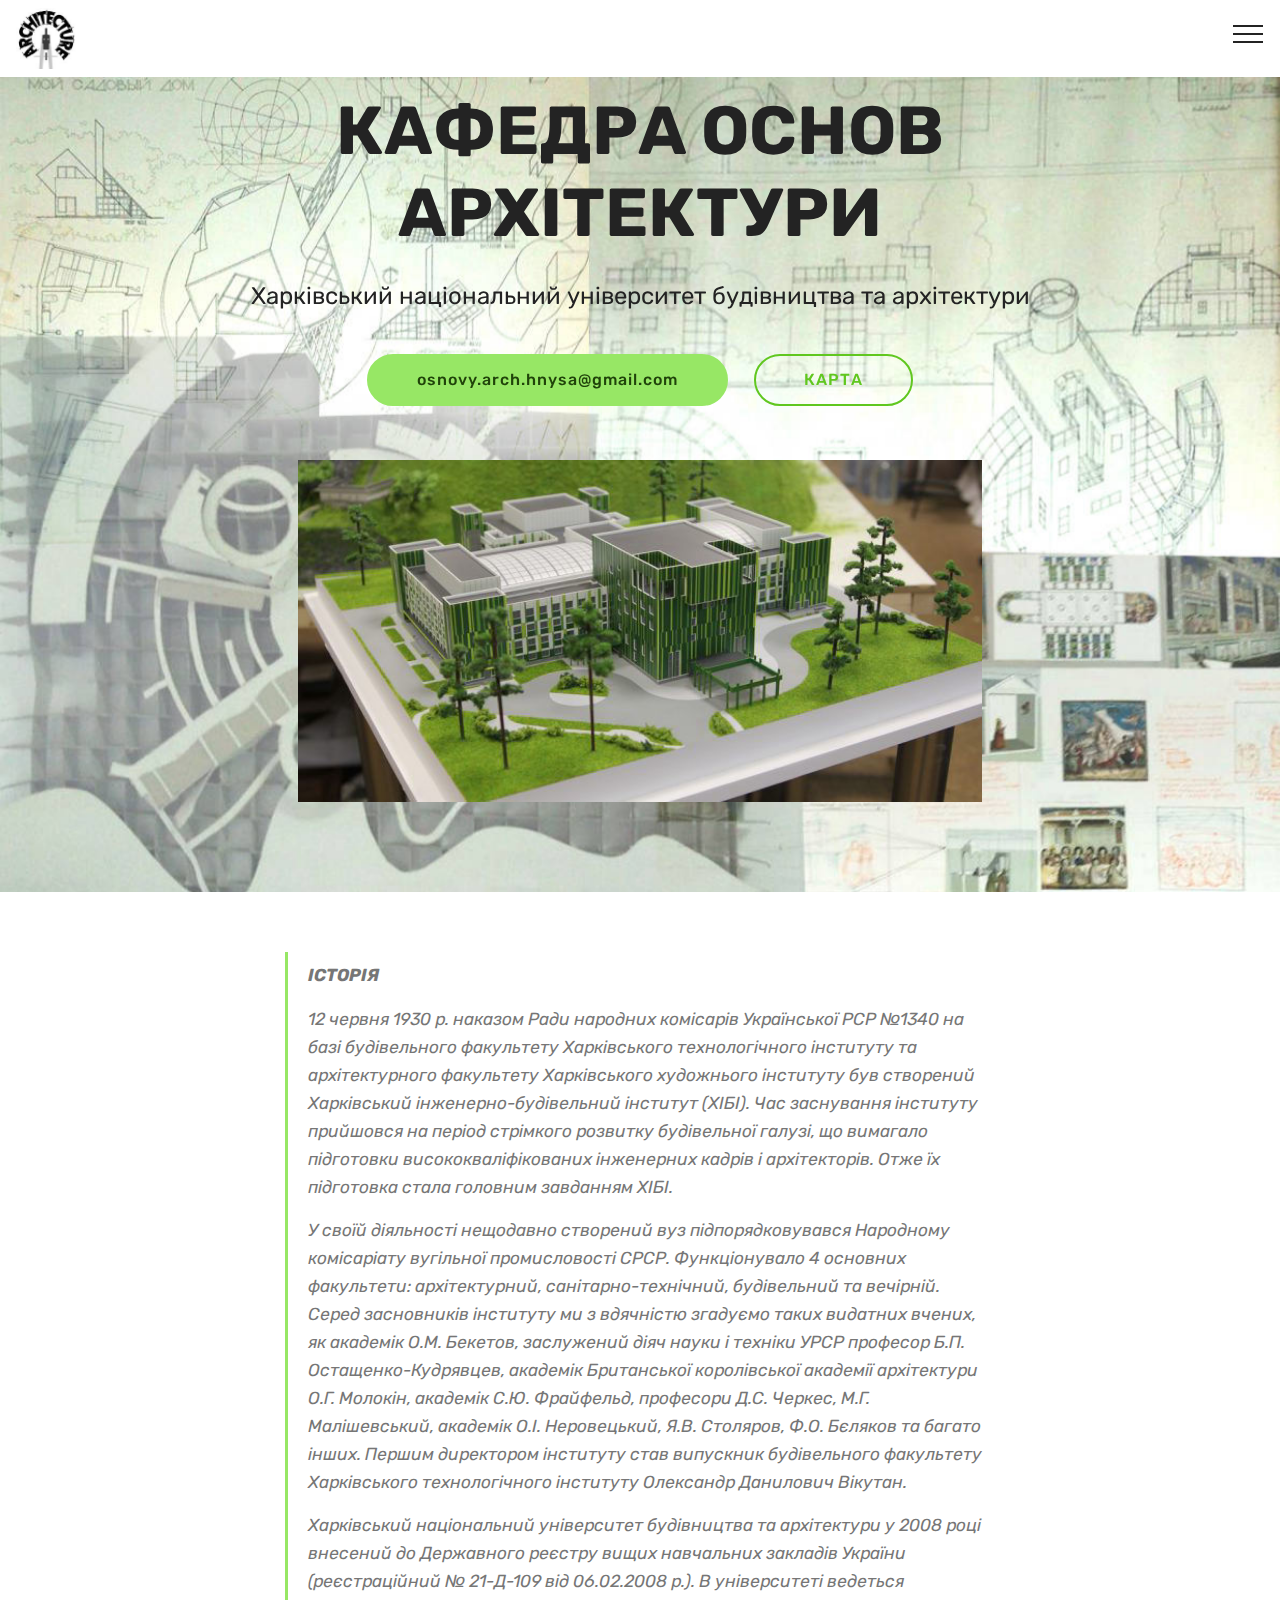
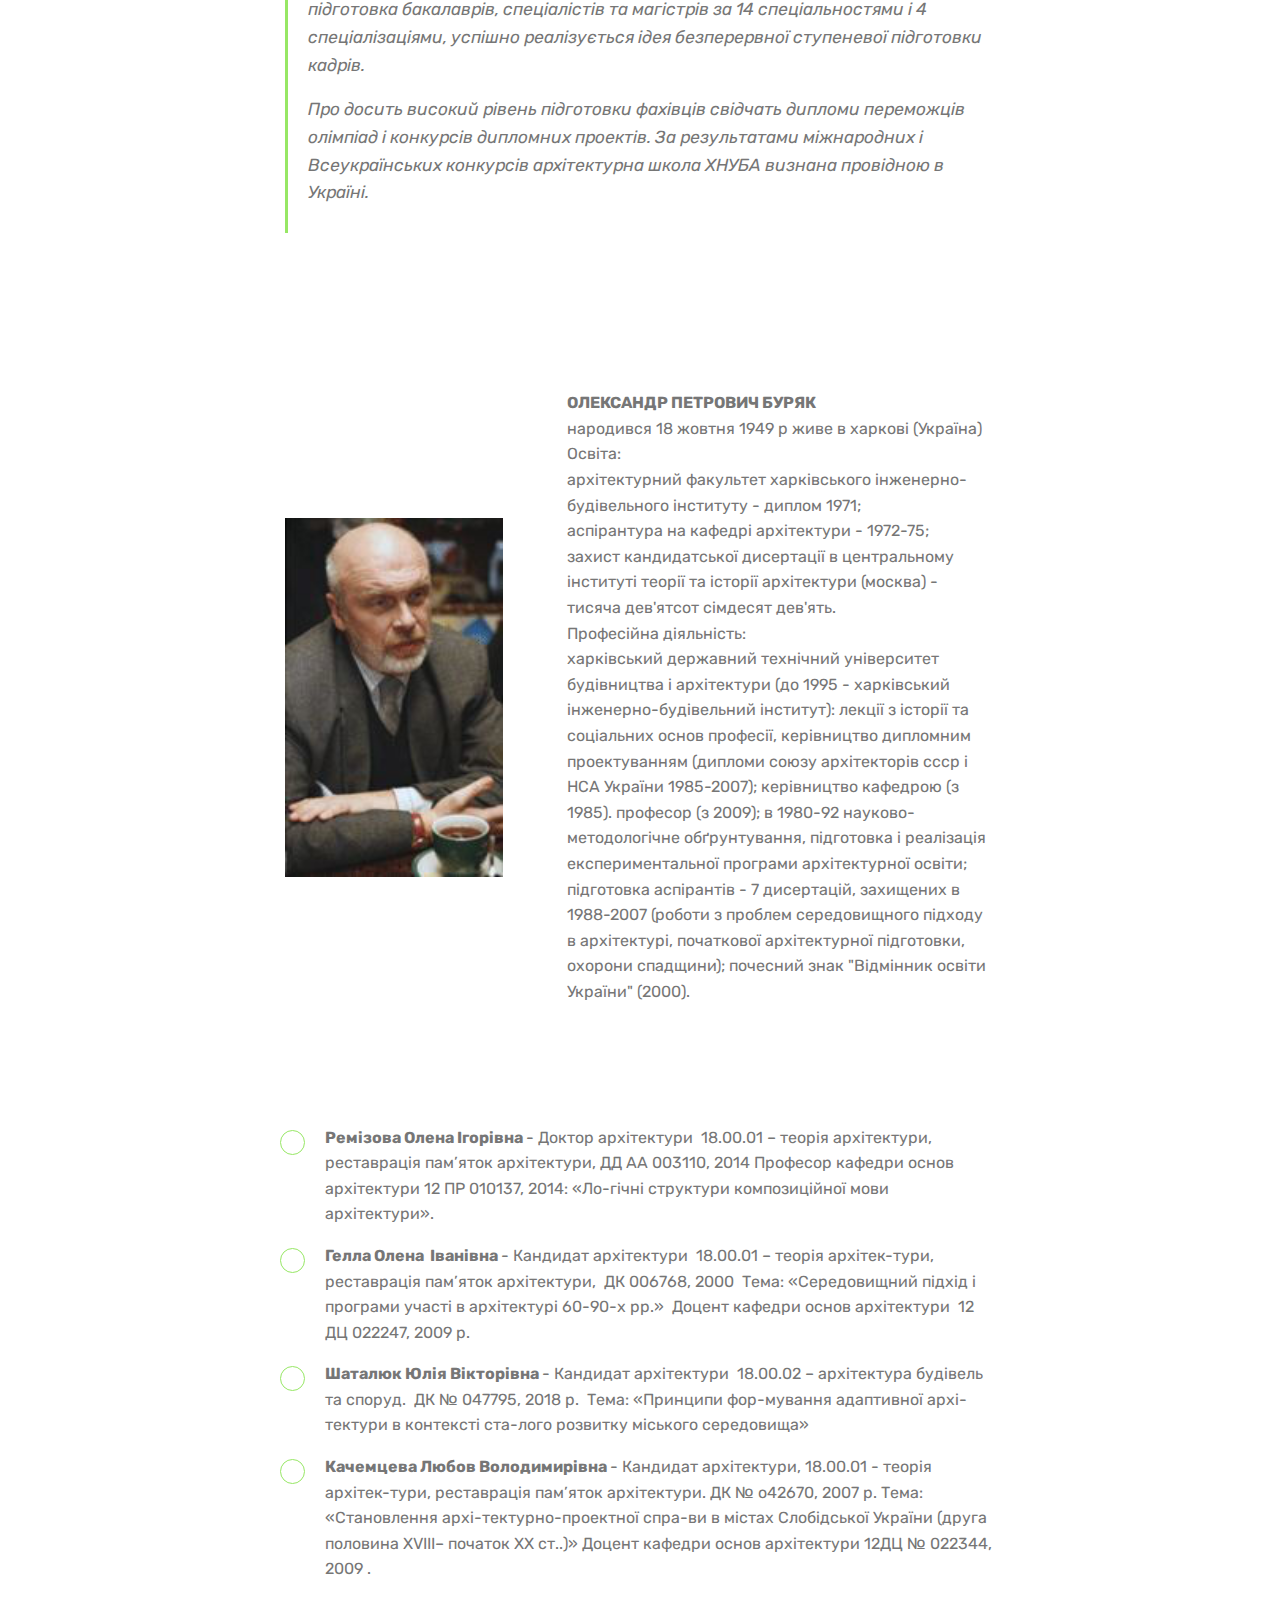
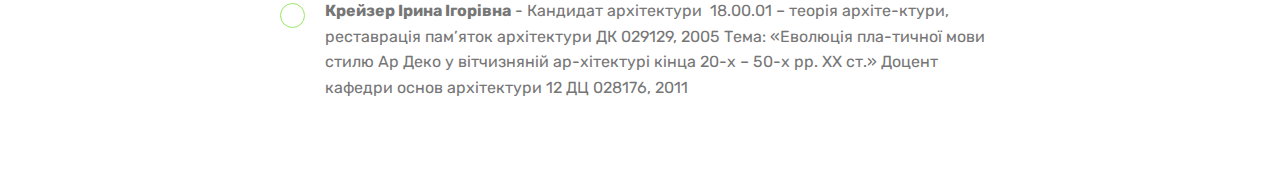
<file: index.html>
<!DOCTYPE html>
<html >
<head>
  <!-- Site made with Mobirise Website Builder v4.8.4, https://mobirise.com -->
  <meta charset="UTF-8">
  <meta http-equiv="X-UA-Compatible" content="IE=edge">
  <meta name="generator" content="Mobirise v4.8.4, mobirise.com">
  <meta name="viewport" content="width=device-width, initial-scale=1, minimum-scale=1">
  <link rel="shortcut icon" href="assets/images/mbr-122x124.jpg" type="image/x-icon">
  <meta name="description" content="">
  <title>Головна</title>
  <link rel="stylesheet" href="assets/web/assets/mobirise-icons/mobirise-icons.css">
  <link rel="stylesheet" href="assets/tether/tether.min.css">
  <link rel="stylesheet" href="assets/bootstrap/css/bootstrap.min.css">
  <link rel="stylesheet" href="assets/bootstrap/css/bootstrap-grid.min.css">
  <link rel="stylesheet" href="assets/bootstrap/css/bootstrap-reboot.min.css">
  <link rel="stylesheet" href="assets/dropdown/css/style.css">
  <link rel="stylesheet" href="assets/theme/css/style.css">
  <link rel="stylesheet" href="assets/mobirise/css/mbr-additional.css" type="text/css">
  
  
  
</head>
<body>
  <section class="menu cid-r6LrKeYj7j" once="menu" id="menu2-4">

    

    <nav class="navbar navbar-expand beta-menu navbar-dropdown align-items-center collapsed">
        <button class="navbar-toggler navbar-toggler-right" type="button" data-toggle="collapse" data-target="#navbarSupportedContent" aria-controls="navbarSupportedContent" aria-expanded="false" aria-label="Toggle navigation">
            <div class="hamburger">
                <span></span>
                <span></span>
                <span></span>
                <span></span>
            </div>
        </button>
        <div class="menu-logo">
            <div class="navbar-brand">
                <span class="navbar-logo">
                    <a href="mailto:osnovy.arch.hnysa@gmail.com">
                        <img src="assets/images/mbr-122x124.jpg" alt="Mobirise" title="" style="height: 3.8rem;">
                    </a>
                </span>
                
            </div>
        </div>
        <div class="collapse navbar-collapse" id="navbarSupportedContent">
            <ul class="navbar-nav nav-dropdown nav-right" data-app-modern-menu="true"><li class="nav-item">
                    <a class="nav-link link text-info display-4" href="index.html#content2-1">
                        ІСТОРІЯ КАФЕДРИ</a>
                </li><li class="nav-item"><a class="nav-link link text-info display-4" href="index.html#content6-2">
                        ВИКЛАДАЧІ</a></li><li class="nav-item"><a class="nav-link link text-info display-4" href="page1.html">
                        СТУДЕНТАМ</a></li><li class="nav-item"><a class="nav-link link text-info display-4" href="page2.html">
                        ПРАКТИКА</a></li><li class="nav-item"><a class="nav-link link text-info display-4" href="page3.html">
                        УЧБОВО-МЕТОДИЧНА АРХІТЕКТУРА</a></li></ul>
            
        </div>
    </nav>
</section>

<section class="engine"><a href="https://mobirise.info/l">free website templates</a></section><section class="header4 cid-r6JNcqbZ0U mbr-parallax-background" id="header4-0">

    

    

    <div class="container">
        <div class="row justify-content-md-center">
            <div class="media-content col-md-10">
                <h1 class="mbr-section-title align-center mbr-white pb-3 mbr-bold mbr-fonts-style display-1">КАФЕДРА ОСНОВ АРХІТЕКТУРИ</h1>
                
                <div class="mbr-text align-center mbr-white pb-3">
                    <p class="mbr-text mbr-fonts-style display-5">
                        Харківський національний університет будівництва та архітектури</p>
                </div>
                <div class="mbr-section-btn align-center"><a class="btn btn-md btn-primary display-4" href="mailto:osnovy.arch.hnysa@gmail.com">osnovy.arch.hnysa@gmail.com</a>
                    <a class="btn btn-md btn-primary-outline display-4" href="https://www.google.com.ua/maps/place/%D0%A5%D0%B0%D1%80%D1%8C%D0%BA%D0%BE%D0%B2%D1%81%D0%BA%D0%B8%D0%B9+%D0%BD%D0%B0%D1%86%D0%B8%D0%BE%D0%BD%D0%B0%D0%BB%D1%8C%D0%BD%D1%8B%D0%B9+%D1%83%D0%BD%D0%B8%D0%B2%D0%B5%D1%80%D1%81%D0%B8%D1%82%D0%B5%D1%82+%D1%81%D1%82%D1%80%D0%BE%D0%B8%D1%82%D0%B5%D0%BB%D1%8C%D1%81%D1%82%D0%B2%D0%B0+%D0%B8+%D0%B0%D1%80%D1%85%D0%B8%D1%82%D0%B5%D0%BA%D1%82%D1%83%D1%80%D1%8B/@50.0002157,36.2352191,19.25z/data=!4m5!3m4!1s0x4127a0e6f5b358f1:0x370bb429baebd02d!8m2!3d50.0001959!4d36.2350371?hl=ru&authuser=0">КАРТА</a></div>
            </div>
            <div class="mbr-figure pt-5">
                <img src="assets/images/1-1-660x330.jpg" alt="Mobirise" title="" style="width: 60%;">
            </div>
        </div>
    </div>
</section>

<section class="mbr-section article content1 cid-r6LjdwD5B7" id="content2-1">

     

    <div class="container">
        <div class="media-container-row">
            <div class="mbr-text col-12 col-md-8 mbr-fonts-style display-7">
                <blockquote><p><strong>ІСТОРІЯ</strong></p><p>12 червня 1930 р. наказом Ради народних комісарів Української РСР №1340 на базі будівельного факультету Харківського технологічного інституту та архітектурного факультету Харківського художнього інституту був створений Харківський інженерно-будівельний інститут (ХІБІ). Час заснування інституту прийшовся на період стрімкого розвитку будівельної галузі, що вимагало підготовки висококваліфікованих інженерних кадрів і архітекторів. Отже їх підготовка стала головним завданням ХІБІ.</p><p>У своїй діяльності нещодавно створений вуз підпорядковувався Народному комісаріату вугільної промисловості СРСР. Функціонувало 4 основних факультети: архітектурний, санітарно-технічний, будівельний та вечірній. Серед засновників інституту ми з вдячністю згадуємо таких видатних вчених, як академік О.М. Бекетов, заслужений діяч науки і техніки УРСР професор Б.П. Остащенко-Кудрявцев, академік Британської королівської академії архітектури О.Г. Молокін, академік С.Ю. Фрайфельд, професори Д.С. Черкес, М.Г. Малішевський, академік О.І. Неровецький, Я.В. Столяров, Ф.О. Бєляков та багато інших. Першим директором інституту став випускник будівельного факультету Харківського технологічного інституту Олександр Данилович Вікутан.</p><p>Харківський національний університет будівництва та архітектури у 2008 році внесений до Державного реєстру вищих навчальних закладів України (реєстраційний № 21-Д-109 від 06.02.2008 р.). В університеті ведеться підготовка бакалаврів, спеціалістів та магістрів за 14 спеціальностями і 4 спеціалізаціями, успішно реалізується ідея безперервної ступеневої підготовки кадрів.</p><p>Про досить високий рівень підготовки фахівців свідчать дипломи переможців олімпіад і конкурсів дипломних проектів. За результатами міжнародних і Всеукраїнських конкурсів архітектурна школа ХНУБА визнана провідною в Україні.</p></blockquote>
            </div>
        </div>
    </div>
</section>

<section class="mbr-section content6 cid-r6LraX7k5O" id="content6-2">
    
     
    
    <div class="container">
        <div class="media-container-row">
            <div class="col-12 col-md-8">
                <div class="media-container-row">
                    <div class="mbr-figure" style="width: 60%;">
                      <img src="assets/images/photo-138x227.jpg" alt="Mobirise" title="">  
                    </div>
                    <div class="media-content">
                        <div class="mbr-section-text">
                            <p class="mbr-text mb-0 mbr-fonts-style display-7"><strong>ОЛЕКСАНДР ПЕТРОВИЧ БУРЯК</strong>&nbsp;<br>народився 18 жовтня 1949 р живе в харкові (Україна)
<br>Освіта:
<br>архітектурний факультет харківського інженерно-будівельного інституту - диплом 1971;
<br>аспірантура на кафедрі архітектури - 1972-75;
<br>захист кандидатської дисертації в центральному інституті теорії та історії архітектури (москва) - тисяча дев'ятсот сімдесят дев'ять.<br>Професійна діяльність:<br>харківський державний технічний університет будівництва і архітектури (до 1995 - харківський інженерно-будівельний інститут): лекції з історії та соціальних основ професії, керівництво дипломним проектуванням (дипломи союзу архітекторів ссср і НСА України 1985-2007); керівництво кафедрою (з 1985). професор (з 2009); в 1980-92 науково-методологічне обґрунтування, підготовка і реалізація експериментальної програми архітектурної освіти; підготовка аспірантів - 7 дисертацій, захищених в 1988-2007 (роботи з проблем середовищного підходу в архітектурі, початкової архітектурної підготовки, охорони спадщини); почесний знак "Відмінник освіти України" (2000).&nbsp;<br></p>
                        </div>
                    </div>
                </div>
            </div>
        </div>
    </div>
</section>

<section class="mbr-section article content12 cid-r6LvWeHHh4" id="content12-5">
     

    <div class="container">
        <div class="media-container-row">
            <div class="mbr-text counter-container col-12 col-md-8 mbr-fonts-style display-7">
                <ul>
                    <li><strong>Ремізова Олена
 Ігорівна </strong>- Доктор архітектури
 &nbsp;18.00.01 – теорія архітектури, реставрація пам’яток архітектури, 
 ДД АА 003110, 2014
 Професор кафедри основ архітектури 
12 ПР 010137, 2014: «Ло-гічні структури композиційної мови архітектури».&nbsp;</li>
                    <li><strong>Гелла 
</strong><strong>Олена
&nbsp;</strong><strong>Іванівна </strong><span style="font-size: 1rem;">- Кандидат архітектури 
&nbsp;</span>18.00.01 – теорія архітек-тури, реставрація пам’яток архітектури, 
&nbsp;<span style="font-size: 1rem;">ДК 006768, 2000
&nbsp;</span><span style="font-size: 1rem;">Тема:  «Середовищний підхід і програми участі в архітектурі 60-90-х рр.»
&nbsp;</span><span style="font-size: 1rem;">Доцент кафедри основ архітектури
&nbsp;</span><span style="font-size: 1rem;">12 ДЦ 022247, 2009 р.&nbsp;</span></li>
                    <li><strong>Шаталюк Юлія 
</strong><strong>Вікторівна </strong><span style="font-size: 1rem;">- Кандидат архітектури
&nbsp;</span>18.00.02 –  архітектура будівель та споруд. &nbsp;ДК № 047795, 2018 р.
&nbsp;<span style="font-size: 1rem;">Тема: «Принципи фор-мування адаптивної архі-тектури в контексті ста-лого розвитку міського середовища»&nbsp;</span></li><li><strong>Качемцева Любов 
 Володимирівна </strong>- Кандидат архітектури, 18.00.01 -  теорія архітек-тури, реставрація пам’яток архітектури.
 ДК № о42670, 2007 р.
 Тема: «Становлення архі-тектурно-проектної спра-ви в містах Слобідської України (друга половина XVIII– початок XX ст..)»
 Доцент кафедри основ архітектури 
 12ДЦ № 022344, 2009 .&nbsp;</li><li><strong>Крейзер Ірина
 Ігорівна</strong>&nbsp;- Кандидат архітектури
 &nbsp;18.00.01 – теорія архіте-ктури, реставрація пам’яток архітектури
 ДК 029129, 2005
 Тема: «Еволюція пла-тичної мови стилю Ар Деко у вітчизняній ар-хітектурі кінца 20-х – 50-х рр. ХХ ст.»
 Доцент кафедри основ архітектури
 12 ДЦ 028176, 2011&nbsp;</li>
                </ul>
            </div>
        </div>
    </div>
</section>


  <script src="assets/web/assets/jquery/jquery.min.js"></script>
  <script src="assets/popper/popper.min.js"></script>
  <script src="assets/tether/tether.min.js"></script>
  <script src="assets/bootstrap/js/bootstrap.min.js"></script>
  <script src="assets/smoothscroll/smooth-scroll.js"></script>
  <script src="assets/dropdown/js/script.min.js"></script>
  <script src="assets/touchswipe/jquery.touch-swipe.min.js"></script>
  <script src="assets/parallax/jarallax.min.js"></script>
  <script src="assets/theme/js/script.js"></script>
  
  
</body>
</html>
</file>
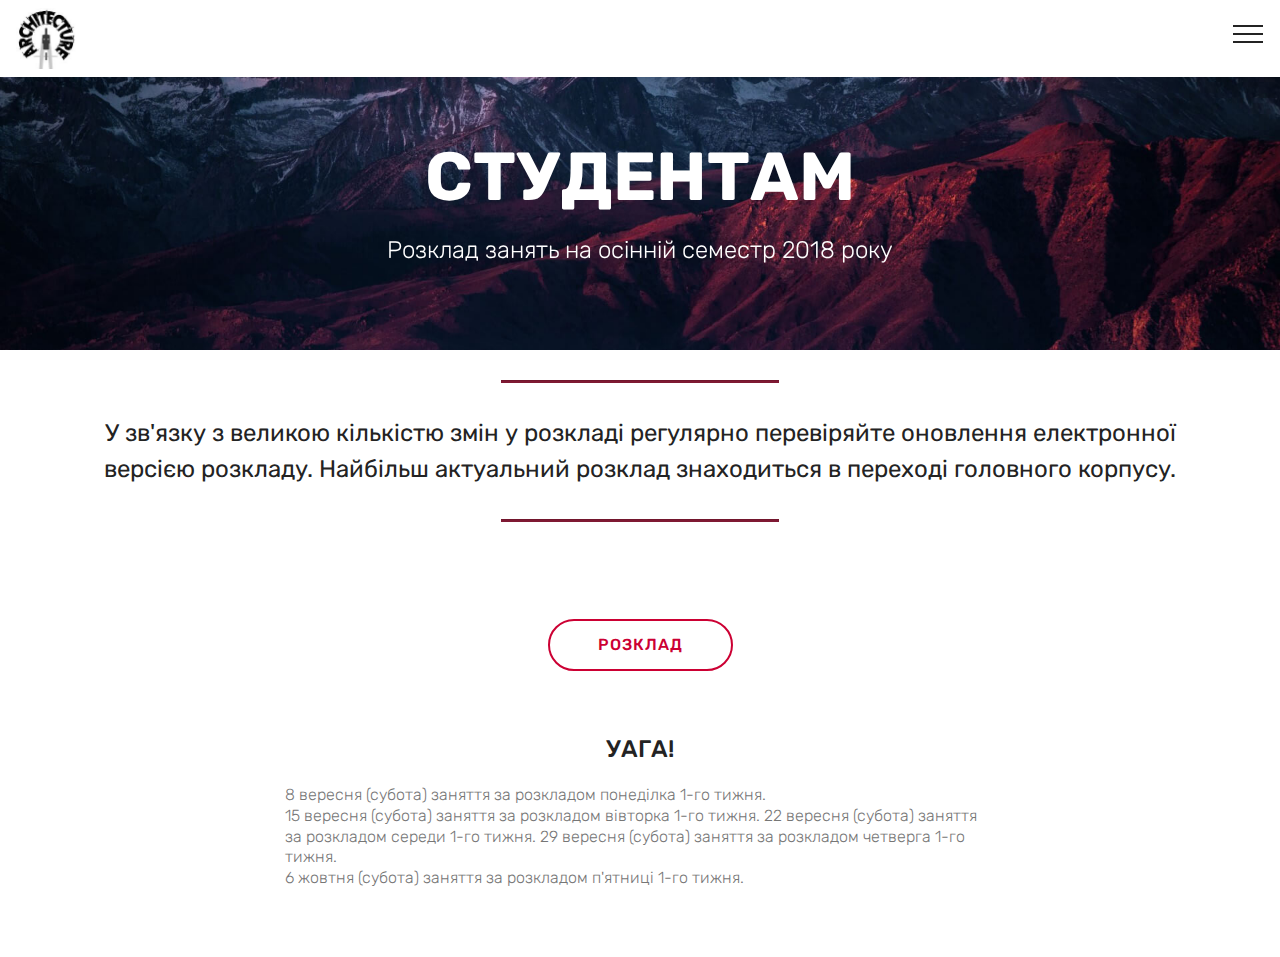
<file: page1.html>
<!DOCTYPE html>
<html >
<head>
  <!-- Site made with Mobirise Website Builder v4.8.4, https://mobirise.com -->
  <meta charset="UTF-8">
  <meta http-equiv="X-UA-Compatible" content="IE=edge">
  <meta name="generator" content="Mobirise v4.8.4, mobirise.com">
  <meta name="viewport" content="width=device-width, initial-scale=1, minimum-scale=1">
  <link rel="shortcut icon" href="assets/images/mbr-122x124.jpg" type="image/x-icon">
  <meta name="description" content="Web Site Builder Description">
  <title>Розклад</title>
  <link rel="stylesheet" href="assets/web/assets/mobirise-icons/mobirise-icons.css">
  <link rel="stylesheet" href="assets/tether/tether.min.css">
  <link rel="stylesheet" href="assets/bootstrap/css/bootstrap.min.css">
  <link rel="stylesheet" href="assets/bootstrap/css/bootstrap-grid.min.css">
  <link rel="stylesheet" href="assets/bootstrap/css/bootstrap-reboot.min.css">
  <link rel="stylesheet" href="assets/dropdown/css/style.css">
  <link rel="stylesheet" href="assets/theme/css/style.css">
  <link rel="stylesheet" href="assets/mobirise/css/mbr-additional.css" type="text/css">
  
  
  
</head>
<body>
  <section class="menu cid-r6LrKeYj7j" once="menu" id="menu2-6">

    

    <nav class="navbar navbar-expand beta-menu navbar-dropdown align-items-center collapsed">
        <button class="navbar-toggler navbar-toggler-right" type="button" data-toggle="collapse" data-target="#navbarSupportedContent" aria-controls="navbarSupportedContent" aria-expanded="false" aria-label="Toggle navigation">
            <div class="hamburger">
                <span></span>
                <span></span>
                <span></span>
                <span></span>
            </div>
        </button>
        <div class="menu-logo">
            <div class="navbar-brand">
                <span class="navbar-logo">
                    <a href="mailto:osnovy.arch.hnysa@gmail.com">
                        <img src="assets/images/mbr-122x124.jpg" alt="Mobirise" title="" style="height: 3.8rem;">
                    </a>
                </span>
                
            </div>
        </div>
        <div class="collapse navbar-collapse" id="navbarSupportedContent">
            <ul class="navbar-nav nav-dropdown nav-right" data-app-modern-menu="true"><li class="nav-item">
                    <a class="nav-link link text-info display-4" href="index.html#content2-1">
                        ІСТОРІЯ КАФЕДРИ</a>
                </li><li class="nav-item"><a class="nav-link link text-info display-4" href="index.html#content6-2">
                        ВИКЛАДАЧІ</a></li><li class="nav-item"><a class="nav-link link text-info display-4" href="page1.html">
                        СТУДЕНТАМ</a></li><li class="nav-item"><a class="nav-link link text-info display-4" href="page2.html">
                        ПРАКТИКА</a></li><li class="nav-item"><a class="nav-link link text-info display-4" href="page3.html">
                        УЧБОВО-МЕТОДИЧНА АРХІТЕКТУРА</a></li></ul>
            
        </div>
    </nav>
</section>

<section class="engine"><a href="https://mobirise.info/i">web creation software</a></section><section class="mbr-section content5 cid-r6LzRjY9OP mbr-parallax-background" id="content5-7">

    

    

    <div class="container">
        <div class="media-container-row">
            <div class="title col-12 col-md-8">
                <h2 class="align-center mbr-bold mbr-white pb-3 mbr-fonts-style display-1">
                    <br>СТУДЕНТАМ</h2>
                <h3 class="mbr-section-subtitle align-center mbr-light mbr-white pb-3 mbr-fonts-style display-5">
                    Розклад занять на осінній семестр 2018 року</h3>
                
                
            </div>
        </div>
    </div>
</section>

<section class="mbr-section article content9 cid-r6LAqgzXgo" id="content9-8">
    
     

    <div class="container">
        <div class="inner-container" style="width: 100%;">
            <hr class="line" style="width: 25%;">
            <div class="section-text align-center mbr-fonts-style display-5">У зв'язку з великою кількістю змін у розкладі регулярно перевіряйте оновлення електронної версією розкладу. Найбільш актуальний розклад знаходиться в переході головного корпусу.</div>
            <hr class="line" style="width: 25%;">
        </div>
        </div>
</section>

<section class="mbr-section content8 cid-r6LAK9QpLj" id="content8-9">

    

    <div class="container">
        <div class="media-container-row title">
            <div class="col-12 col-md-8">
                <div class="mbr-section-btn align-center"><a class="btn btn-secondary-outline display-4" href="http://www.kstuca.kharkov.ua/engine/download.php?id=1540">РОЗКЛАД</a></div>
            </div>
        </div>
    </div>
</section>

<section class="mbr-section content4 cid-r6LB82SieI" id="content4-a">

    

    <div class="container">
        <div class="media-container-row">
            <div class="title col-12 col-md-8">
                <h2 class="align-center pb-3 mbr-fonts-style display-5">
                    УАГА!</h2>
                <h3 class="mbr-section-subtitle align-center mbr-light mbr-fonts-style display-7">8 вересня (субота) заняття за розкладом понедiлка 1-го тижня. <br>15 вересня (субота) заняття за розкладом вiвторка 1-го тижня. 22 вересня (субота) заняття за розкладом середи 1-го тижня. 29 вересня (субота) заняття за розкладом четверга 1-го тижня. <br>6 жовтня (субота) заняття за розкладом п'ятницi 1-го тижня.</h3>
                
            </div>
        </div>
    </div>
</section>


  <script src="assets/web/assets/jquery/jquery.min.js"></script>
  <script src="assets/popper/popper.min.js"></script>
  <script src="assets/tether/tether.min.js"></script>
  <script src="assets/bootstrap/js/bootstrap.min.js"></script>
  <script src="assets/smoothscroll/smooth-scroll.js"></script>
  <script src="assets/dropdown/js/script.min.js"></script>
  <script src="assets/touchswipe/jquery.touch-swipe.min.js"></script>
  <script src="assets/parallax/jarallax.min.js"></script>
  <script src="assets/theme/js/script.js"></script>
  
  
</body>
</html>
</file>
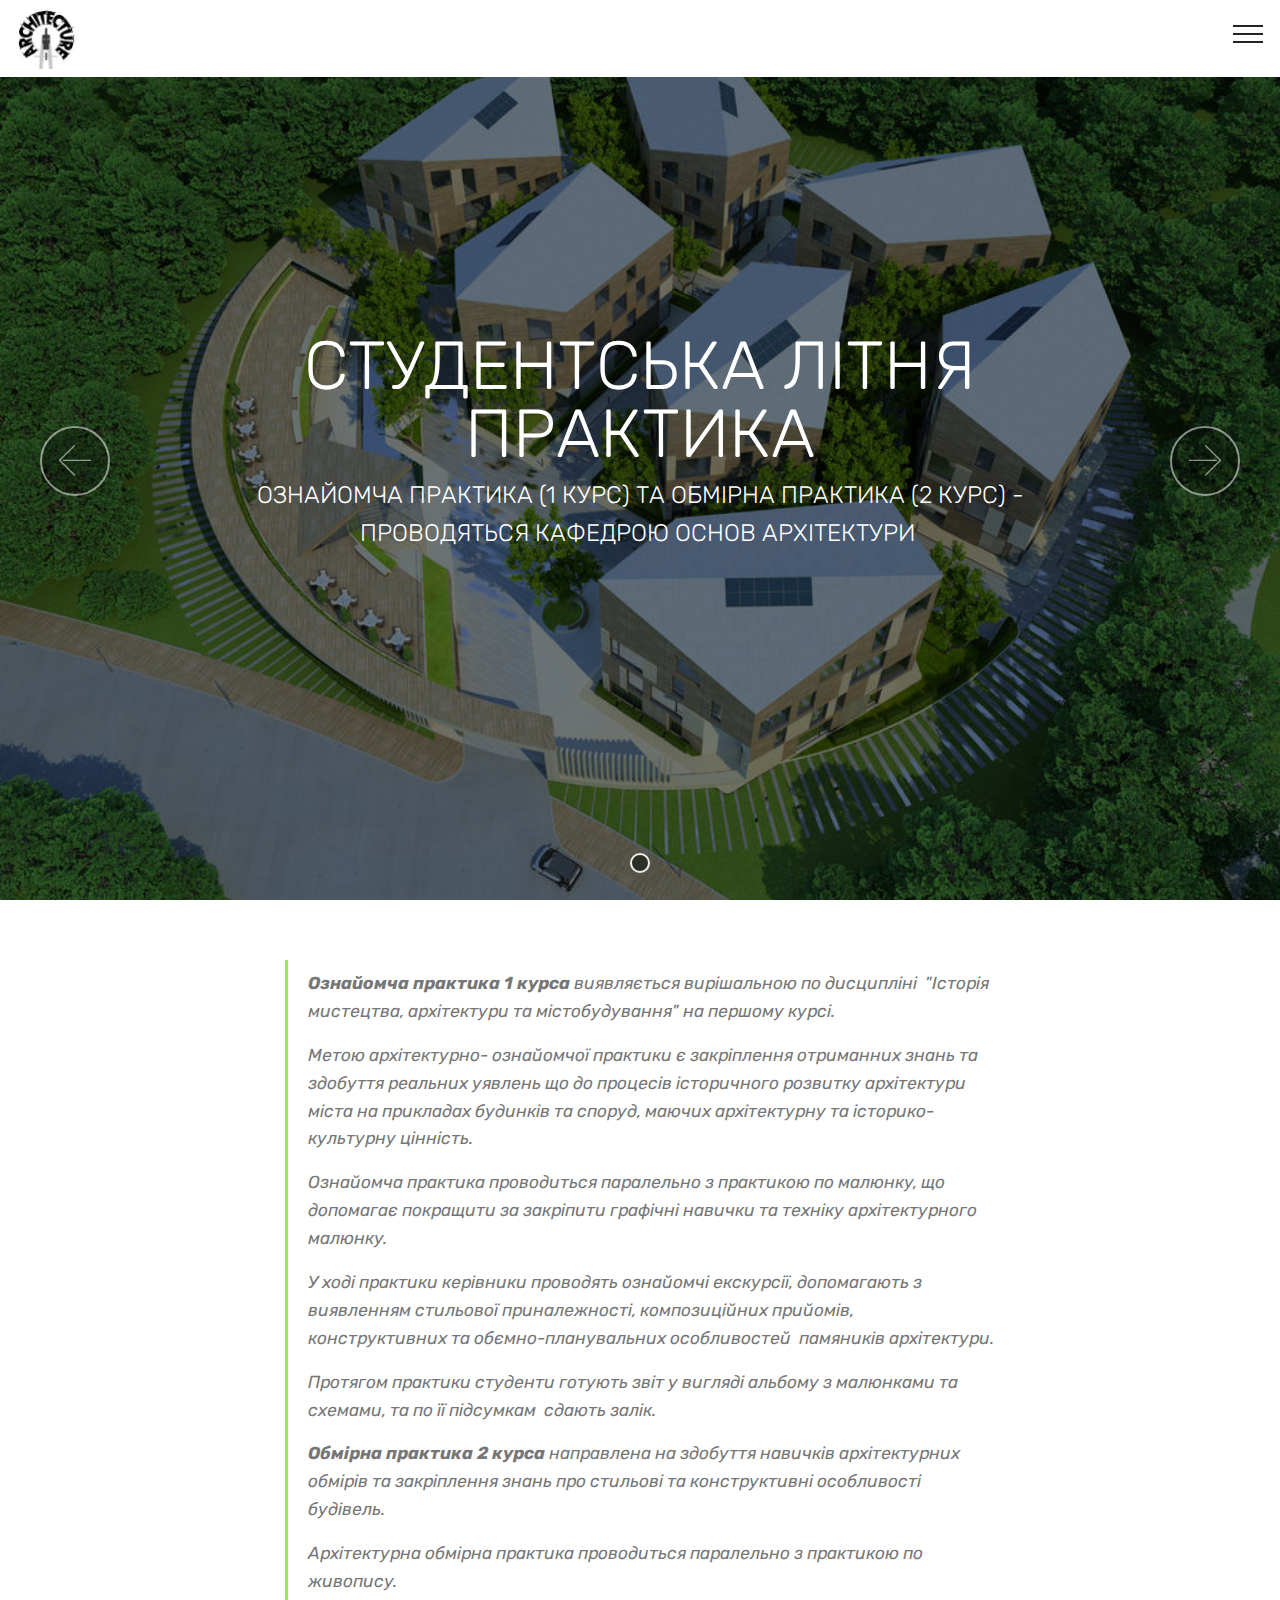
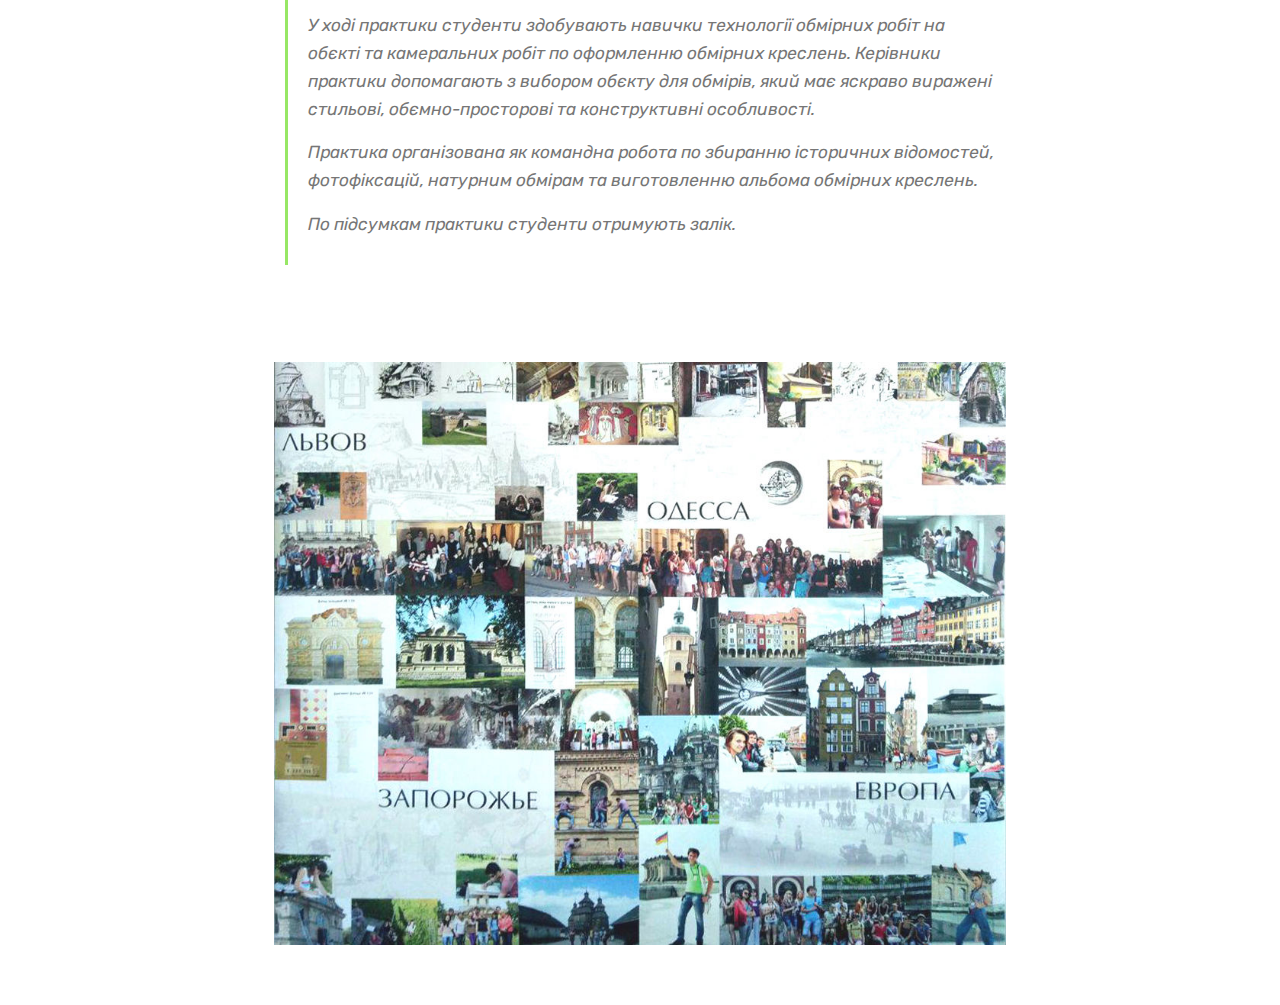
<file: page2.html>
<!DOCTYPE html>
<html >
<head>
  <!-- Site made with Mobirise Website Builder v4.8.4, https://mobirise.com -->
  <meta charset="UTF-8">
  <meta http-equiv="X-UA-Compatible" content="IE=edge">
  <meta name="generator" content="Mobirise v4.8.4, mobirise.com">
  <meta name="viewport" content="width=device-width, initial-scale=1, minimum-scale=1">
  <link rel="shortcut icon" href="assets/images/mbr-122x124.jpg" type="image/x-icon">
  <meta name="description" content="Site Creator Description">
  <title>Учбова практика</title>
  <link rel="stylesheet" href="assets/web/assets/mobirise-icons/mobirise-icons.css">
  <link rel="stylesheet" href="assets/tether/tether.min.css">
  <link rel="stylesheet" href="assets/bootstrap/css/bootstrap.min.css">
  <link rel="stylesheet" href="assets/bootstrap/css/bootstrap-grid.min.css">
  <link rel="stylesheet" href="assets/bootstrap/css/bootstrap-reboot.min.css">
  <link rel="stylesheet" href="assets/dropdown/css/style.css">
  <link rel="stylesheet" href="assets/theme/css/style.css">
  <link rel="stylesheet" href="assets/mobirise/css/mbr-additional.css" type="text/css">
  
  
  
</head>
<body>
  <section class="menu cid-r6LrKeYj7j" once="menu" id="menu2-b">

    

    <nav class="navbar navbar-expand beta-menu navbar-dropdown align-items-center collapsed">
        <button class="navbar-toggler navbar-toggler-right" type="button" data-toggle="collapse" data-target="#navbarSupportedContent" aria-controls="navbarSupportedContent" aria-expanded="false" aria-label="Toggle navigation">
            <div class="hamburger">
                <span></span>
                <span></span>
                <span></span>
                <span></span>
            </div>
        </button>
        <div class="menu-logo">
            <div class="navbar-brand">
                <span class="navbar-logo">
                    <a href="mailto:osnovy.arch.hnysa@gmail.com">
                        <img src="assets/images/mbr-122x124.jpg" alt="Mobirise" title="" style="height: 3.8rem;">
                    </a>
                </span>
                
            </div>
        </div>
        <div class="collapse navbar-collapse" id="navbarSupportedContent">
            <ul class="navbar-nav nav-dropdown nav-right" data-app-modern-menu="true"><li class="nav-item">
                    <a class="nav-link link text-info display-4" href="index.html#content2-1">
                        ІСТОРІЯ КАФЕДРИ</a>
                </li><li class="nav-item"><a class="nav-link link text-info display-4" href="index.html#content6-2">
                        ВИКЛАДАЧІ</a></li><li class="nav-item"><a class="nav-link link text-info display-4" href="page1.html">
                        СТУДЕНТАМ</a></li><li class="nav-item"><a class="nav-link link text-info display-4" href="page2.html">
                        ПРАКТИКА</a></li><li class="nav-item"><a class="nav-link link text-info display-4" href="page3.html">
                        УЧБОВО-МЕТОДИЧНА АРХІТЕКТУРА</a></li></ul>
            
        </div>
    </nav>
</section>

<section class="engine"><a href="https://mobirise.info/k">develop free website</a></section><section class="carousel slide cid-r6LCDoecEK" data-interval="false" id="slider1-c">

    

    <div class="full-screen"><div class="mbr-slider slide carousel" data-pause="true" data-keyboard="false" data-ride="false" data-interval="false"><ol class="carousel-indicators"><li data-app-prevent-settings="" data-target="#slider1-c" class=" active" data-slide-to="0"></li></ol><div class="carousel-inner" role="listbox"><div class="carousel-item slider-fullscreen-image active" data-bg-video-slide="false" style="background-image: url(assets/images/1333372506-1023x728.jpg);"><div class="container container-slide"><div class="image_wrapper"><div class="mbr-overlay"></div><img src="assets/images/1333372506-1023x728.jpg"><div class="carousel-caption justify-content-center"><div class="col-10 align-center"><h2 class="mbr-fonts-style display-1">СТУДЕНТСЬКА ЛІТНЯ ПРАКТИКА</h2><p class="lead mbr-text mbr-fonts-style display-5">ОЗНАЙОМЧА ПРАКТИКА (1 КУРС) ТА ОБМІРНА ПРАКТИКА (2 КУРС) -<br> ПРОВОДЯТЬСЯ КАФЕДРОЮ ОСНОВ АРХІТЕКТУРИ&nbsp;</p></div></div></div></div></div></div><a data-app-prevent-settings="" class="carousel-control carousel-control-prev" role="button" data-slide="prev" href="#slider1-c"><span aria-hidden="true" class="mbri-left mbr-iconfont"></span><span class="sr-only">Previous</span></a><a data-app-prevent-settings="" class="carousel-control carousel-control-next" role="button" data-slide="next" href="#slider1-c"><span aria-hidden="true" class="mbri-right mbr-iconfont"></span><span class="sr-only">Next</span></a></div></div>

</section>

<section class="mbr-section article content1 cid-r6LEhYVd82" id="content2-d">

     

    <div class="container">
        <div class="media-container-row">
            <div class="mbr-text col-12 col-md-8 mbr-fonts-style display-7">
                <blockquote><p><strong>Ознайомча практика 1 курса </strong>виявляється вирішальною по дисципліні &nbsp;"Історія мистецтва, архітектури та містобудування" на першому курсі.</p><p>Метою архітектурно- ознайомчої практики є закріплення отриманних знань та здобуття реальних уявлень що до процесів історичного розвитку архітектури міста на прикладах будинків та споруд, маючих архітектурну та історико-культурну цінність.&nbsp;</p><p>Ознайомча практика проводиться паралельно з практикою по малюнку, що допомагає покращити за закріпити графічні навички та техніку архітектурного малюнку.&nbsp;</p><p>У ході практики керівники проводять ознайомчі екскурсії, допомагають з виявленням стильової приналежності, композиційних прийомів, конструктивних та обємно-планувальних особливостей &nbsp;памяників архітектури.</p><p>Протягом практики студенти готують звіт у вигляді альбому з малюнками та схемами, та по її підсумкам &nbsp;сдають залік.</p><p><strong>Обмірна практика 2 курса</strong>&nbsp;направлена на здобуття навичків архітектурних обмірів та закріплення знань про стильові та конструктивні особливості будівель.&nbsp;</p><p>Архітектурна обмірна практика проводиться паралельно з практикою по живопису.&nbsp;</p><p>У ході практики студенти здобувають навички технології обмірних робіт на обєкті та камеральних робіт по оформленню обмірних креслень. Керівники практики допомагають з вибором обєкту для обмірів, який має яскраво виражені стильові, обємно-просторові та конструктивні особливості.</p><p>Практика організована як командна робота по збиранню історичних відомостей, фотофіксацій, натурним обмірам та виготовленню альбома обмірних креслень.</p><p>По підсумкам практики студенти отримують залік.</p></blockquote>
            </div>
        </div>
    </div>
</section>

<section class="cid-r6LLPcGqZM" id="image1-e">

    

    <figure class="mbr-figure container">
            <div class="image-block" style="width: 66%;">
                <img src="assets/images/-960x764.jpg" width="1400" alt="Mobirise" title="">
                
            </div>
    </figure>
</section>


  <script src="assets/web/assets/jquery/jquery.min.js"></script>
  <script src="assets/popper/popper.min.js"></script>
  <script src="assets/tether/tether.min.js"></script>
  <script src="assets/bootstrap/js/bootstrap.min.js"></script>
  <script src="assets/smoothscroll/smooth-scroll.js"></script>
  <script src="assets/dropdown/js/script.min.js"></script>
  <script src="assets/bootstrapcarouselswipe/bootstrap-carousel-swipe.js"></script>
  <script src="assets/ytplayer/jquery.mb.ytplayer.min.js"></script>
  <script src="assets/vimeoplayer/jquery.mb.vimeo_player.js"></script>
  <script src="assets/touchswipe/jquery.touch-swipe.min.js"></script>
  <script src="assets/theme/js/script.js"></script>
  <script src="assets/slidervideo/script.js"></script>
  
  
</body>
</html>
</file>
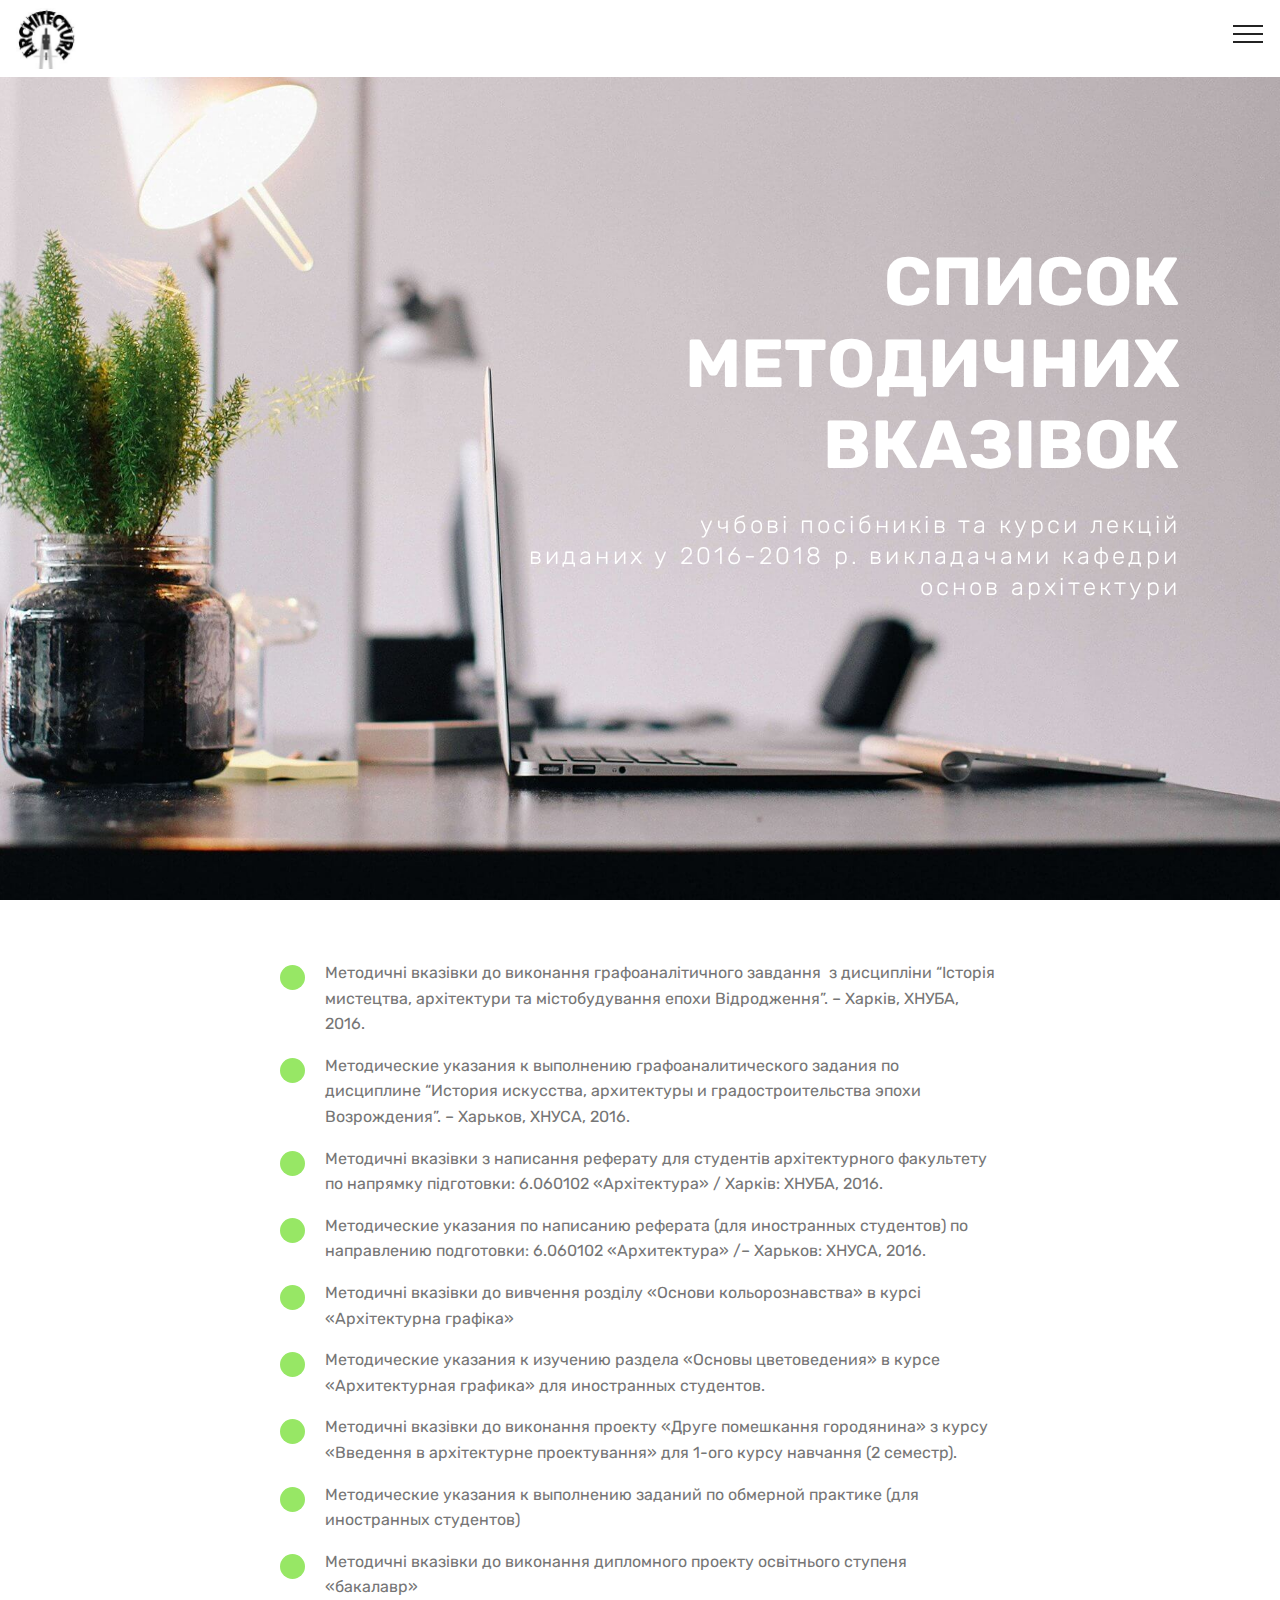
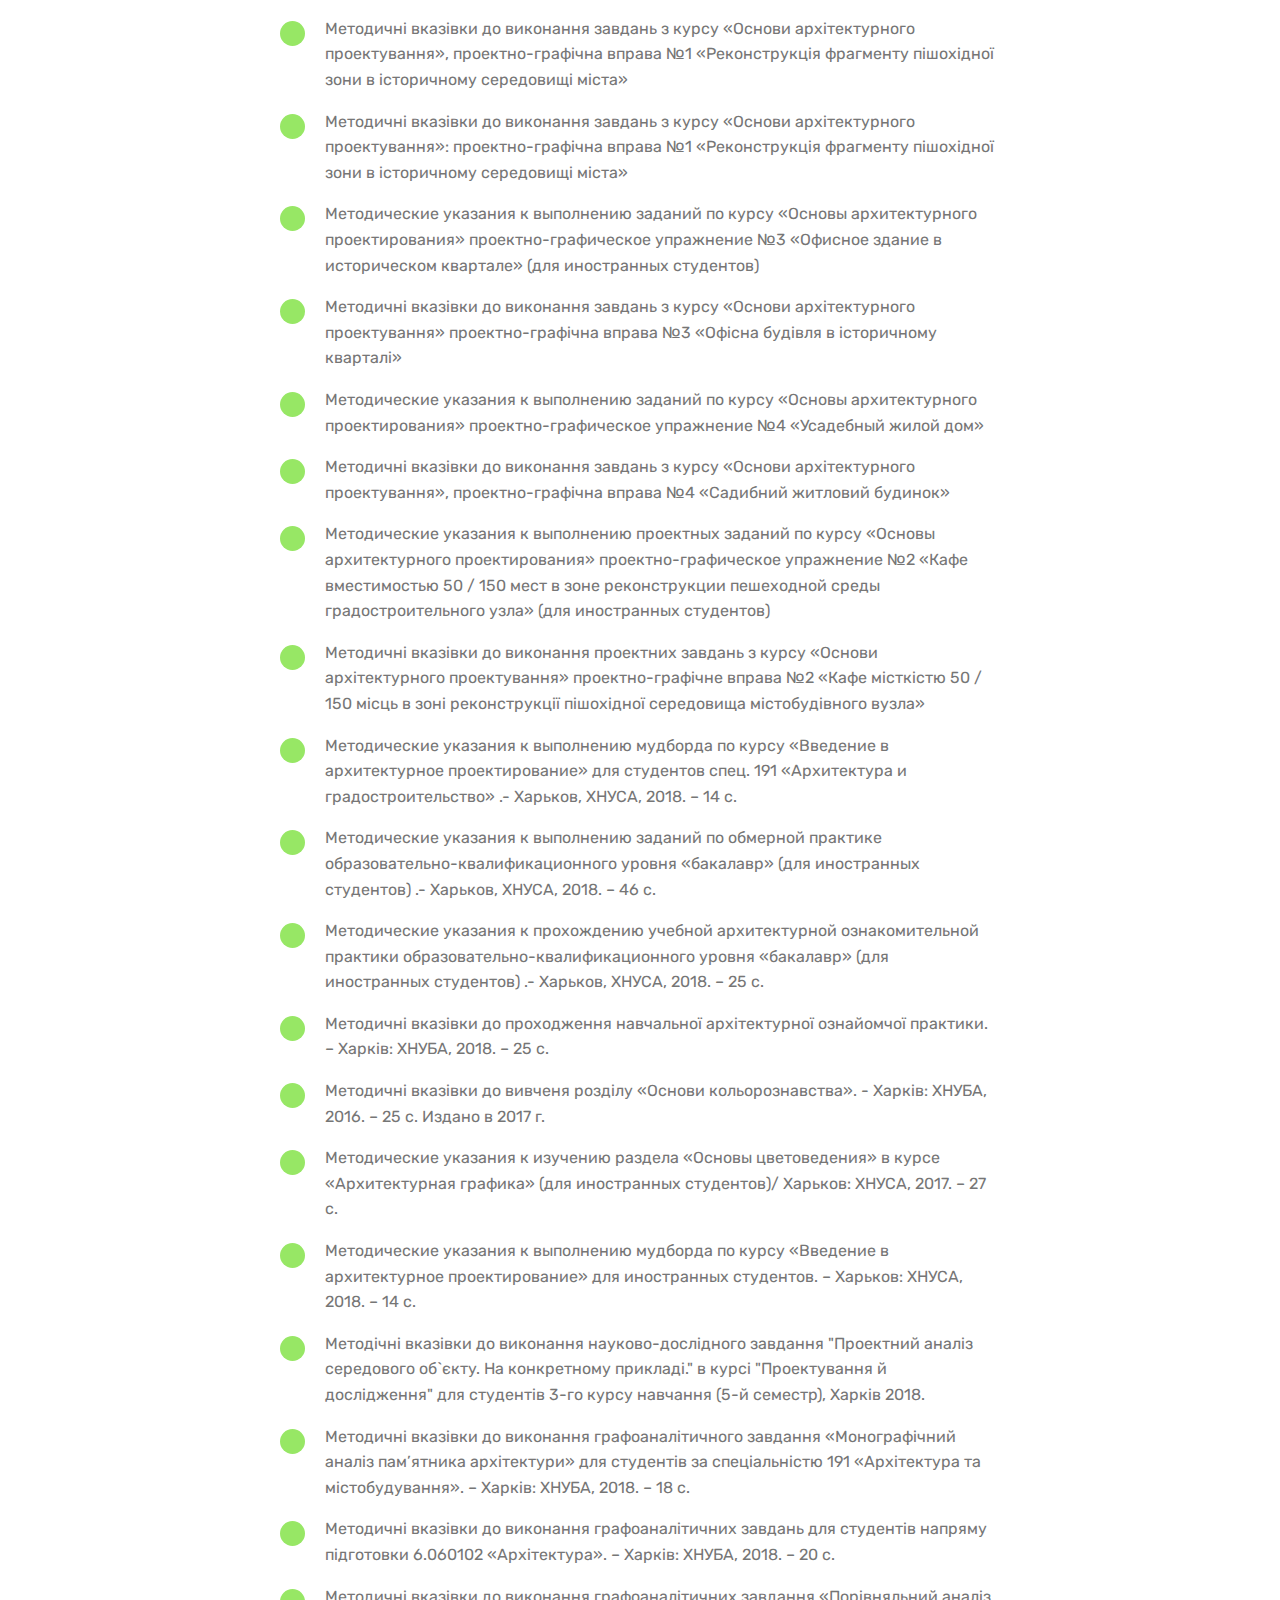
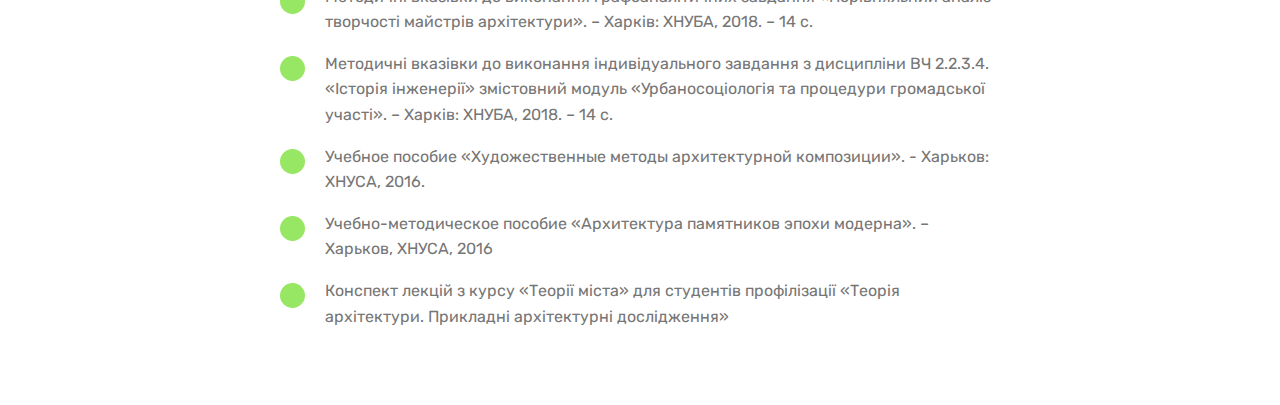
<file: page3.html>
<!DOCTYPE html>
<html >
<head>
  <!-- Site made with Mobirise Website Builder v4.8.4, https://mobirise.com -->
  <meta charset="UTF-8">
  <meta http-equiv="X-UA-Compatible" content="IE=edge">
  <meta name="generator" content="Mobirise v4.8.4, mobirise.com">
  <meta name="viewport" content="width=device-width, initial-scale=1, minimum-scale=1">
  <link rel="shortcut icon" href="assets/images/mbr-122x124.jpg" type="image/x-icon">
  <meta name="description" content="Web Builder Description">
  <title>Методичні вказівки</title>
  <link rel="stylesheet" href="assets/web/assets/mobirise-icons/mobirise-icons.css">
  <link rel="stylesheet" href="assets/tether/tether.min.css">
  <link rel="stylesheet" href="assets/bootstrap/css/bootstrap.min.css">
  <link rel="stylesheet" href="assets/bootstrap/css/bootstrap-grid.min.css">
  <link rel="stylesheet" href="assets/bootstrap/css/bootstrap-reboot.min.css">
  <link rel="stylesheet" href="assets/dropdown/css/style.css">
  <link rel="stylesheet" href="assets/theme/css/style.css">
  <link rel="stylesheet" href="assets/mobirise/css/mbr-additional.css" type="text/css">
  
  
  
</head>
<body>
  <section class="menu cid-r6LrKeYj7j" once="menu" id="menu2-f">

    

    <nav class="navbar navbar-expand beta-menu navbar-dropdown align-items-center collapsed">
        <button class="navbar-toggler navbar-toggler-right" type="button" data-toggle="collapse" data-target="#navbarSupportedContent" aria-controls="navbarSupportedContent" aria-expanded="false" aria-label="Toggle navigation">
            <div class="hamburger">
                <span></span>
                <span></span>
                <span></span>
                <span></span>
            </div>
        </button>
        <div class="menu-logo">
            <div class="navbar-brand">
                <span class="navbar-logo">
                    <a href="mailto:osnovy.arch.hnysa@gmail.com">
                        <img src="assets/images/mbr-122x124.jpg" alt="Mobirise" title="" style="height: 3.8rem;">
                    </a>
                </span>
                
            </div>
        </div>
        <div class="collapse navbar-collapse" id="navbarSupportedContent">
            <ul class="navbar-nav nav-dropdown nav-right" data-app-modern-menu="true"><li class="nav-item">
                    <a class="nav-link link text-info display-4" href="index.html#content2-1">
                        ІСТОРІЯ КАФЕДРИ</a>
                </li><li class="nav-item"><a class="nav-link link text-info display-4" href="index.html#content6-2">
                        ВИКЛАДАЧІ</a></li><li class="nav-item"><a class="nav-link link text-info display-4" href="page1.html">
                        СТУДЕНТАМ</a></li><li class="nav-item"><a class="nav-link link text-info display-4" href="page2.html">
                        ПРАКТИКА</a></li><li class="nav-item"><a class="nav-link link text-info display-4" href="page3.html">
                        УЧБОВО-МЕТОДИЧНА АРХІТЕКТУРА</a></li></ul>
            
        </div>
    </nav>
</section>

<section class="engine"><a href="https://mobirise.info/q">responsive web templates</a></section><section class="header10 cid-r6LNJSDcCz mbr-fullscreen mbr-parallax-background" id="header10-g">

    

    

    <div class="container">
        <div class="media-container-column mbr-white col-lg-8 col-md-10 ml-auto">
            <h1 class="mbr-section-title align-right mbr-bold pb-3 mbr-fonts-style display-1">
                СПИСОК МЕТОДИЧНИХ ВКАЗІВОК</h1>
            <h3 class="mbr-section-subtitle align-right mbr-light pb-3 mbr-fonts-style display-5">учбові посібників та курси лекцій
<div>виданих у 2016-2018  р. викладачами кафедри основ архітектури
</div><div><br></div></h3>
            
            
        </div>
    </div>

    
</section>

<section class="mbr-section article content12 cid-r6LON8xvpF" id="content12-i">
     

    <div class="container">
        <div class="media-container-row">
            <div class="mbr-text counter-container col-12 col-md-8 mbr-fonts-style display-7">
                <ul>
                    <li>Методичні вказівки до виконання графоаналітичного завдання
&nbsp;<span style="font-size: 1rem;">з дисципліни “Історія мистецтва, архітектури та містобудування 
</span><span style="font-size: 1rem;">епохи Відродження”. – Харків, ХНУБА, 2016.&nbsp;</span></li><li><span style="font-size: 1rem;">Методические указания к выполнению графоаналитического задания по дисциплине “История искусства, архитектуры и градостроительства 
</span>эпохи Возрождения”. – Харьков, ХНУСА, 2016.&nbsp;</li><li>Методичні вказівки з написання реферату для студентів архітектурного факультету по напрямку підготовки: 6.060102 «Архітектура» / Харків: ХНУБА, 2016.&nbsp;</li><li>Методические указания по написанию реферата (для иностранных студентов) по направлению подготовки: 6.060102 «Архитектура» /– Харьков: ХНУСА, 2016.</li><li>Методичні вказівки до вивчення розділу «Основи кольорознавства» в курсі «Архітектурна графіка»</li><li>Методические указания к изучению раздела «Основы цветоведения» в курсе «Архитектурная графика» для иностранных студентов.</li><li>Методичні вказівки до виконання проекту «Друге помешкання городянина» з курсу «Введення в архітектурне проектування» для 1-ого курсу навчання (2 семестр).</li><li>Методические указания к выполнению заданий по обмерной практике (для иностранных студентов)</li><li>Методичні вказівки до виконання дипломного проекту освітнього ступеня «бакалавр»&nbsp;</li><li>Методичні вказівки до виконання завдань з курсу «Основи архітектурного проектування», проектно-графічна вправа №1 «Реконструкція фрагменту пішохідної зони в історичному середовищі міста»</li><li>Методичні вказівки
 до виконання завдань з курсу
 «Основи архітектурного проектування»: проектно-графічна вправа №1 «Реконструкція фрагменту пішохідної зони в історичному середовищі міста»&nbsp;</li><li>Методические указания к выполнению заданий по курсу «Основы архитектурного проектирования» проектно-графическое упражнение №3  «Офисное здание в историческом квартале» (для иностранных студентов)</li><li>Методичні вказівки до виконання завдань з курсу «Основи архітектурного проектування» проектно-графічна вправа №3 «Офісна будівля в історичному кварталі»</li><li>Методические указания к выполнению заданий по курсу «Основы архитектурного проектирования» проектно-графическое упражнение №4 «Усадебный жилой дом»</li><li>Методичні вказівки до виконання завдань з курсу «Основи архітектурного проектування», проектно-графічна вправа №4 «Садибний житловий будинок»</li><li>Методические указания к выполнению проектных заданий по курсу «Основы архитектурного проектирования» проектно-графическое упражнение №2 «Кафе вместимостью 50 / 150 мест в зоне реконструкции пешеходной среды градостроительного узла» (для иностранных студентов)</li><li>Методичні вказівки до виконання проектних завдань з курсу «Основи архітектурного проектування» проектно-графічне вправа №2 «Кафе місткістю 50 / 150 місць в зоні реконструкції пішохідної середовища містобудівного вузла»</li><li>Методические указания к выполнению мудборда по курсу «Введение в архитектурное проектирование» для студентов спец. 191 «Архитектура и градостроительство» .- Харьков, ХНУСА, 2018. – 14 с.</li><li>Методические указания к выполнению заданий по обмерной практике образовательно-квалификационного уровня «бакалавр» (для иностранных студентов) .- Харьков, ХНУСА, 2018. – 46 с.</li><li>Методические указания  к прохождению учебной архитектурной ознакомительной практики образовательно-квалификационного уровня «бакалавр» (для иностранных студентов) .- Харьков, ХНУСА, 2018. – 25 с.</li><li>Методичні вказівки до проходження навчальної архітектурної ознайомчої практики. – Харків: ХНУБА, 2018. – 25 с.</li><li>Методичні вказівки до вивченя розділу «Основи кольорознавства». - Харків: ХНУБА, 2016. – 25 с. Издано в 2017 г.</li><li>Методические указания к изучению раздела «Основы   цветоведения» в курсе «Архитектурная графика» (для иностранных студентов)/ Харьков: ХНУСА, 2017. – 27 с.</li><li>Методические указания к выполнению мудборда по курсу «Введение в архитектурное проектирование» для иностранных студентов. – Харьков: ХНУСА, 2018. – 14 с.</li><li>Методічні вказівки до виконання науково-дослідного завдання "Проектний аналіз середового об`єкту. 
На конкретному прикладі." в курсі "Проектування й дослідження" для студентів 3-го курсу навчання (5-й семестр), Харків 2018. &nbsp;</li><li>Методичні вказівки до виконання графоаналітичного    завдання «Монографічний аналіз пам’ятника архітектури» для студентів за спеціальністю 191 «Архітектура та містобудування».  – Харків: ХНУБА, 2018. – 18 с.</li><li>Методичні вказівки до виконання графоаналітичних    завдань для студентів напряму підготовки 6.060102 «Архітектура».  – Харків: ХНУБА, 2018. – 20 с.</li><li>Методичні вказівки до виконання графоаналітичних    завдання «Порівняльний аналіз творчості майстрів архітектури». – Харків: ХНУБА, 2018. – 14 с.</li><li>Методичні вказівки до виконання індивідуального завдання  з дисципліни ВЧ 2.2.3.4. «Історія інженерії» змістовний модуль «Урбаносоціологія та процедури громадської участі». – Харків: ХНУБА, 2018. – 14 с.</li><li>Учебное пособие «Художественные методы архитектурной композиции». - Харьков: ХНУСА, 2016.</li><li>Учебно-методическое пособие «Архитектура памятников эпохи модерна». – Харьков, ХНУСА, 2016</li><li>Конспект лекцій з курсу «Теорії міста» для студентів профілізації 
 «Теорія архітектури. Прикладні архітектурні дослідження»</li></ul><ul>
                </ul>
            </div>
        </div>
    </div>
</section>


  <script src="assets/web/assets/jquery/jquery.min.js"></script>
  <script src="assets/popper/popper.min.js"></script>
  <script src="assets/tether/tether.min.js"></script>
  <script src="assets/bootstrap/js/bootstrap.min.js"></script>
  <script src="assets/smoothscroll/smooth-scroll.js"></script>
  <script src="assets/dropdown/js/script.min.js"></script>
  <script src="assets/touchswipe/jquery.touch-swipe.min.js"></script>
  <script src="assets/parallax/jarallax.min.js"></script>
  <script src="assets/theme/js/script.js"></script>
  
  
</body>
</html>
</file>
<file: assets/web/assets/mobirise-icons/mobirise-icons.css>
@font-face {
  font-family: 'MobiriseIcons';
  src:  url('mobirise-icons.eot?spat4u');
  src:  url('mobirise-icons.eot?spat4u#iefix') format('embedded-opentype'),
    url('mobirise-icons.ttf?spat4u') format('truetype'),
    url('mobirise-icons.woff?spat4u') format('woff'),
    url('mobirise-icons.svg?spat4u#MobiriseIcons') format('svg');
  font-weight: normal;
  font-style: normal;
}

[class^="mbri-"], [class*=" mbri-"] {
  /* use !important to prevent issues with browser extensions that change fonts */
  font-family: MobiriseIcons !important;
  speak: none;
  font-style: normal;
  font-weight: normal;
  font-variant: normal;
  text-transform: none;
  line-height: 1;

  /* Better Font Rendering =========== */
  -webkit-font-smoothing: antialiased;
  -moz-osx-font-smoothing: grayscale;
}

.mbri-add-submenu:before {
  content: "\e900";
}
.mbri-alert:before {
  content: "\e901";
}
.mbri-align-center:before {
  content: "\e902";
}
.mbri-align-justify:before {
  content: "\e903";
}
.mbri-align-left:before {
  content: "\e904";
}
.mbri-align-right:before {
  content: "\e905";
}
.mbri-android:before {
  content: "\e906";
}
.mbri-apple:before {
  content: "\e907";
}
.mbri-arrow-down:before {
  content: "\e908";
}
.mbri-arrow-next:before {
  content: "\e909";
}
.mbri-arrow-prev:before {
  content: "\e90a";
}
.mbri-arrow-up:before {
  content: "\e90b";
}
.mbri-bold:before {
  content: "\e90c";
}
.mbri-bookmark:before {
  content: "\e90d";
}
.mbri-bootstrap:before {
  content: "\e90e";
}
.mbri-briefcase:before {
  content: "\e90f";
}
.mbri-browse:before {
  content: "\e910";
}
.mbri-bulleted-list:before {
  content: "\e911";
}
.mbri-calendar:before {
  content: "\e912";
}
.mbri-camera:before {
  content: "\e913";
}
.mbri-cart-add:before {
  content: "\e914";
}
.mbri-cart-full:before {
  content: "\e915";
}
.mbri-cash:before {
  content: "\e916";
}
.mbri-change-style:before {
  content: "\e917";
}
.mbri-chat:before {
  content: "\e918";
}
.mbri-clock:before {
  content: "\e919";
}
.mbri-close:before {
  content: "\e91a";
}
.mbri-cloud:before {
  content: "\e91b";
}
.mbri-code:before {
  content: "\e91c";
}
.mbri-contact-form:before {
  content: "\e91d";
}
.mbri-credit-card:before {
  content: "\e91e";
}
.mbri-cursor-click:before {
  content: "\e91f";
}
.mbri-cust-feedback:before {
  content: "\e920";
}
.mbri-database:before {
  content: "\e921";
}
.mbri-delivery:before {
  content: "\e922";
}
.mbri-desktop:before {
  content: "\e923";
}
.mbri-devices:before {
  content: "\e924";
}
.mbri-down:before {
  content: "\e925";
}
.mbri-download:before {
  content: "\e989";
}
.mbri-drag-n-drop:before {
  content: "\e927";
}
.mbri-drag-n-drop2:before {
  content: "\e928";
}
.mbri-edit:before {
  content: "\e929";
}
.mbri-edit2:before {
  content: "\e92a";
}
.mbri-error:before {
  content: "\e92b";
}
.mbri-extension:before {
  content: "\e92c";
}
.mbri-features:before {
  content: "\e92d";
}
.mbri-file:before {
  content: "\e92e";
}
.mbri-flag:before {
  content: "\e92f";
}
.mbri-folder:before {
  content: "\e930";
}
.mbri-gift:before {
  content: "\e931";
}
.mbri-github:before {
  content: "\e932";
}
.mbri-globe:before {
  content: "\e933";
}
.mbri-globe-2:before {
  content: "\e934";
}
.mbri-growing-chart:before {
  content: "\e935";
}
.mbri-hearth:before {
  content: "\e936";
}
.mbri-help:before {
  content: "\e937";
}
.mbri-home:before {
  content: "\e938";
}
.mbri-hot-cup:before {
  content: "\e939";
}
.mbri-idea:before {
  content: "\e93a";
}
.mbri-image-gallery:before {
  content: "\e93b";
}
.mbri-image-slider:before {
  content: "\e93c";
}
.mbri-info:before {
  content: "\e93d";
}
.mbri-italic:before {
  content: "\e93e";
}
.mbri-key:before {
  content: "\e93f";
}
.mbri-laptop:before {
  content: "\e940";
}
.mbri-layers:before {
  content: "\e941";
}
.mbri-left-right:before {
  content: "\e942";
}
.mbri-left:before {
  content: "\e943";
}
.mbri-letter:before {
  content: "\e944";
}
.mbri-like:before {
  content: "\e945";
}
.mbri-link:before {
  content: "\e946";
}
.mbri-lock:before {
  content: "\e947";
}
.mbri-login:before {
  content: "\e948";
}
.mbri-logout:before {
  content: "\e949";
}
.mbri-magic-stick:before {
  content: "\e94a";
}
.mbri-map-pin:before {
  content: "\e94b";
}
.mbri-menu:before {
  content: "\e94c";
}
.mbri-mobile:before {
  content: "\e94d";
}
.mbri-mobile2:before {
  content: "\e94e";
}
.mbri-mobirise:before {
  content: "\e94f";
}
.mbri-more-horizontal:before {
  content: "\e950";
}
.mbri-more-vertical:before {
  content: "\e951";
}
.mbri-music:before {
  content: "\e952";
}
.mbri-new-file:before {
  content: "\e953";
}
.mbri-numbered-list:before {
  content: "\e954";
}
.mbri-opened-folder:before {
  content: "\e955";
}
.mbri-pages:before {
  content: "\e956";
}
.mbri-paper-plane:before {
  content: "\e957";
}
.mbri-paperclip:before {
  content: "\e958";
}
.mbri-photo:before {
  content: "\e959";
}
.mbri-photos:before {
  content: "\e95a";
}
.mbri-pin:before {
  content: "\e95b";
}
.mbri-play:before {
  content: "\e95c";
}
.mbri-plus:before {
  content: "\e95d";
}
.mbri-preview:before {
  content: "\e95e";
}
.mbri-print:before {
  content: "\e95f";
}
.mbri-protect:before {
  content: "\e960";
}
.mbri-question:before {
  content: "\e961";
}
.mbri-quote-left:before {
  content: "\e962";
}
.mbri-quote-right:before {
  content: "\e963";
}
.mbri-refresh:before {
  content: "\e964";
}
.mbri-responsive:before {
  content: "\e965";
}
.mbri-right:before {
  content: "\e966";
}
.mbri-rocket:before {
  content: "\e967";
}
.mbri-sad-face:before {
  content: "\e968";
}
.mbri-sale:before {
  content: "\e969";
}
.mbri-save:before {
  content: "\e96a";
}
.mbri-search:before {
  content: "\e96b";
}
.mbri-setting:before {
  content: "\e96c";
}
.mbri-setting2:before {
  content: "\e96d";
}
.mbri-setting3:before {
  content: "\e96e";
}
.mbri-share:before {
  content: "\e96f";
}
.mbri-shopping-bag:before {
  content: "\e970";
}
.mbri-shopping-basket:before {
  content: "\e971";
}
.mbri-shopping-cart:before {
  content: "\e972";
}
.mbri-sites:before {
  content: "\e973";
}
.mbri-smile-face:before {
  content: "\e974";
}
.mbri-speed:before {
  content: "\e975";
}
.mbri-star:before {
  content: "\e976";
}
.mbri-success:before {
  content: "\e977";
}
.mbri-sun:before {
  content: "\e978";
}
.mbri-sun2:before {
  content: "\e979";
}
.mbri-tablet:before {
  content: "\e97a";
}
.mbri-tablet-vertical:before {
  content: "\e97b";
}
.mbri-target:before {
  content: "\e97c";
}
.mbri-timer:before {
  content: "\e97d";
}
.mbri-to-ftp:before {
  content: "\e97e";
}
.mbri-to-local-drive:before {
  content: "\e97f";
}
.mbri-touch-swipe:before {
  content: "\e980";
}
.mbri-touch:before {
  content: "\e981";
}
.mbri-trash:before {
  content: "\e982";
}
.mbri-underline:before {
  content: "\e983";
}
.mbri-unlink:before {
  content: "\e984";
}
.mbri-unlock:before {
  content: "\e985";
}
.mbri-up-down:before {
  content: "\e986";
}
.mbri-up:before {
  content: "\e987";
}
.mbri-update:before {
  content: "\e988";
}
.mbri-upload:before {
 content: "\e926"; 
}
.mbri-user:before {
  content: "\e98a";
}
.mbri-user2:before {
  content: "\e98b";
}
.mbri-users:before {
  content: "\e98c";
}
.mbri-video:before {
  content: "\e98d";
}
.mbri-video-play:before {
  content: "\e98e";
}
.mbri-watch:before {
  content: "\e98f";
}
.mbri-website-theme:before {
  content: "\e990";
}
.mbri-wifi:before {
  content: "\e991";
}
.mbri-windows:before {
  content: "\e992";
}
.mbri-zoom-out:before {
  content: "\e993";
}
.mbri-redo:before {
  content: "\e994";
}
.mbri-undo:before {
  content: "\e995";
}
</file>
<file: assets/dropdown/css/style.css>
.navbar-dropdown {
  left: 0;
  padding: 0;
  position: absolute;
  right: 0;
  top: 0;
  transition: all 0.45s ease;
  z-index: 1030;
  background: #282828; }
  .navbar-dropdown .navbar-logo {
    margin-right: 0.8rem;
    transition: margin 0.3s ease-in-out;
    vertical-align: middle; }
    .navbar-dropdown .navbar-logo img {
      height: 3.125rem;
      transition: all 0.3s ease-in-out; }
    .navbar-dropdown .navbar-logo.mbr-iconfont {
      font-size: 3.125rem;
      line-height: 3.125rem; }
  .navbar-dropdown .navbar-caption {
    font-weight: 700;
    white-space: normal;
    vertical-align: -4px;
    line-height: 3.125rem !important; }
    .navbar-dropdown .navbar-caption, .navbar-dropdown .navbar-caption:hover {
      color: inherit;
      text-decoration: none; }
  .navbar-dropdown .mbr-iconfont + .navbar-caption {
    vertical-align: -1px; }
  .navbar-dropdown.navbar-fixed-top {
    position: fixed; }
  .navbar-dropdown .navbar-brand span {
    vertical-align: -4px; }
  .navbar-dropdown.bg-color.transparent {
    background: none; }
  .navbar-dropdown.navbar-short .navbar-brand {
    padding: 0.625rem 0; }
    .navbar-dropdown.navbar-short .navbar-brand span {
      vertical-align: -1px; }
  .navbar-dropdown.navbar-short .navbar-caption {
    line-height: 2.375rem !important;
    vertical-align: -2px; }
  .navbar-dropdown.navbar-short .navbar-logo {
    margin-right: 0.5rem; }
    .navbar-dropdown.navbar-short .navbar-logo img {
      height: 2.375rem; }
    .navbar-dropdown.navbar-short .navbar-logo.mbr-iconfont {
      font-size: 2.375rem;
      line-height: 2.375rem; }
  .navbar-dropdown.navbar-short .mbr-table-cell {
    height: 3.625rem; }
  .navbar-dropdown .navbar-close {
    left: 0.6875rem;
    position: fixed;
    top: 0.75rem;
    z-index: 1000; }
  .navbar-dropdown .hamburger-icon {
    content: "";
    display: inline-block;
    vertical-align: middle;
    width: 16px;
    -webkit-box-shadow: 0 -6px 0 1px #282828,0 0 0 1px #282828,0 6px 0 1px #282828;
    -moz-box-shadow: 0 -6px 0 1px #282828,0 0 0 1px #282828,0 6px 0 1px #282828;
    box-shadow: 0 -6px 0 1px #282828,0 0 0 1px #282828,0 6px 0 1px #282828; }

.dropdown-menu .dropdown-toggle[data-toggle="dropdown-submenu"]::after {
  border-bottom: 0.35em solid transparent;
  border-left: 0.35em solid;
  border-right: 0;
  border-top: 0.35em solid transparent;
  margin-left: 0.3rem; }

.dropdown-menu .dropdown-item:focus {
  outline: 0; }

.nav-dropdown {
  font-size: 0.75rem;
  font-weight: 500;
  height: auto !important; }
  .nav-dropdown .nav-btn {
    padding-left: 1rem; }
  .nav-dropdown .link {
    margin: .667em 1.667em;
    font-weight: 500;
    padding: 0;
    transition: color .2s ease-in-out; }
    .nav-dropdown .link.dropdown-toggle {
      margin-right: 2.583em; }
      .nav-dropdown .link.dropdown-toggle::after {
        margin-left: .25rem;
        border-top: 0.35em solid;
        border-right: 0.35em solid transparent;
        border-left: 0.35em solid transparent;
        border-bottom: 0; }
      .nav-dropdown .link.dropdown-toggle[aria-expanded="true"] {
        margin: 0;
        padding: 0.667em 3.263em  0.667em 1.667em; }
  .nav-dropdown .link::after,
  .nav-dropdown .dropdown-item::after {
    color: inherit; }
  .nav-dropdown .btn {
    font-size: 0.75rem;
    font-weight: 700;
    letter-spacing: 0;
    margin-bottom: 0;
    padding-left: 1.25rem;
    padding-right: 1.25rem; }
  .nav-dropdown .dropdown-menu {
    border-radius: 0;
    border: 0;
    left: 0;
    margin: 0;
    padding-bottom: 1.25rem;
    padding-top: 1.25rem;
    position: relative; }
  .nav-dropdown .dropdown-submenu {
    margin-left: 0.125rem;
    top: 0; }
  .nav-dropdown .dropdown-item {
    font-weight: 500;
    line-height: 2;
    padding: 0.3846em 4.615em 0.3846em 1.5385em;
    position: relative;
    transition: color .2s ease-in-out, background-color .2s ease-in-out; }
    .nav-dropdown .dropdown-item::after {
      margin-top: -0.3077em;
      position: absolute;
      right: 1.1538em;
      top: 50%; }
    .nav-dropdown .dropdown-item:focus, .nav-dropdown .dropdown-item:hover {
      background: none; }

@media (max-width: 767px) {
  .nav-dropdown.navbar-toggleable-sm {
    bottom: 0;
    display: none;
    left: 0;
    overflow-x: hidden;
    position: fixed;
    top: 0;
    transform: translateX(-100%);
    -ms-transform: translateX(-100%);
    -webkit-transform: translateX(-100%);
    width: 18.75rem;
    z-index: 999; } }
.nav-dropdown.navbar-toggleable-xl {
  bottom: 0;
  display: none;
  left: 0;
  overflow-x: hidden;
  position: fixed;
  top: 0;
  transform: translateX(-100%);
  -ms-transform: translateX(-100%);
  -webkit-transform: translateX(-100%);
  width: 18.75rem;
  z-index: 999; }

.nav-dropdown-sm {
  display: block !important;
  overflow-x: hidden;
  overflow: auto;
  padding-top: 3.875rem; }
  .nav-dropdown-sm::after {
    content: "";
    display: block;
    height: 3rem;
    width: 100%; }
  .nav-dropdown-sm.collapse.in ~ .navbar-close {
    display: block !important; }
  .nav-dropdown-sm.collapsing, .nav-dropdown-sm.collapse.in {
    transform: translateX(0);
    -ms-transform: translateX(0);
    -webkit-transform: translateX(0);
    transition: all 0.25s ease-out;
    -webkit-transition: all 0.25s ease-out;
    background: #282828; }
  .nav-dropdown-sm.collapsing[aria-expanded="false"] {
    transform: translateX(-100%);
    -ms-transform: translateX(-100%);
    -webkit-transform: translateX(-100%); }
  .nav-dropdown-sm .nav-item {
    display: block;
    margin-left: 0 !important;
    padding-left: 0; }
  .nav-dropdown-sm .link,
  .nav-dropdown-sm .dropdown-item {
    border-top: 1px dotted rgba(255, 255, 255, 0.1);
    font-size: 0.8125rem;
    line-height: 1.6;
    margin: 0 !important;
    padding: 0.875rem 2.4rem 0.875rem 1.5625rem !important;
    position: relative;
    white-space: normal; }
    .nav-dropdown-sm .link:focus, .nav-dropdown-sm .link:hover,
    .nav-dropdown-sm .dropdown-item:focus,
    .nav-dropdown-sm .dropdown-item:hover {
      background: rgba(0, 0, 0, 0.2) !important;
      color: #c0a375; }
  .nav-dropdown-sm .nav-btn {
    position: relative;
    padding: 1.5625rem 1.5625rem 0 1.5625rem; }
    .nav-dropdown-sm .nav-btn::before {
      border-top: 1px dotted rgba(255, 255, 255, 0.1);
      content: "";
      left: 0;
      position: absolute;
      top: 0;
      width: 100%; }
    .nav-dropdown-sm .nav-btn + .nav-btn {
      padding-top: 0.625rem; }
      .nav-dropdown-sm .nav-btn + .nav-btn::before {
        display: none; }
  .nav-dropdown-sm .btn {
    padding: 0.625rem 0; }
  .nav-dropdown-sm .dropdown-toggle[data-toggle="dropdown-submenu"]::after {
    margin-left: .25rem;
    border-top: 0.35em solid;
    border-right: 0.35em solid transparent;
    border-left: 0.35em solid transparent;
    border-bottom: 0; }
  .nav-dropdown-sm .dropdown-toggle[data-toggle="dropdown-submenu"][aria-expanded="true"]::after {
    border-top: 0;
    border-right: 0.35em solid transparent;
    border-left: 0.35em solid transparent;
    border-bottom: 0.35em solid; }
  .nav-dropdown-sm .dropdown-menu {
    margin: 0;
    padding: 0;
    position: relative;
    top: 0;
    left: 0;
    width: 100%;
    border: 0;
    float: none;
    border-radius: 0;
    background: none; }
  .nav-dropdown-sm .dropdown-submenu {
    left: 100%;
    margin-left: 0.125rem;
    margin-top: -1.25rem;
    top: 0; }

.navbar-toggleable-sm .nav-dropdown .dropdown-menu {
  position: absolute; }

.navbar-toggleable-sm .nav-dropdown .dropdown-submenu {
  left: 100%;
  margin-left: 0.125rem;
  margin-top: -1.25rem;
  top: 0; }

.navbar-toggleable-sm.opened .nav-dropdown .dropdown-menu {
  position: relative; }

.navbar-toggleable-sm.opened .nav-dropdown .dropdown-submenu {
  left: 0;
  margin-left: 00rem;
  margin-top: 0rem;
  top: 0; }

.is-builder .nav-dropdown.collapsing {
  transition: none !important; }

/*# sourceMappingURL=style.css.map */
</file>
<file: assets/theme/css/style.css>
/*!
 * Mobirise v4 theme (https://mobirise.com/)
 * Copyright 2017 Mobirise
 */section{background-color:#eeeeee}section,.container,.container-fluid{position:relative;word-wrap:break-word}a.mbr-iconfont:hover{text-decoration:none}.article .lead p,.article .lead ul,.article .lead ol,.article .lead pre,.article .lead blockquote{margin-bottom:0}a{font-style:normal;font-weight:400;cursor:pointer}a,a:hover{text-decoration:none}figure{margin-bottom:0}body{color:#232323}h1,h2,h3,h4,h5,h6,.h1,.h2,.h3,.h4,.h5,.h6,.display-1,.display-2,.display-3,.display-4{line-height:1;word-break:break-word;word-wrap:break-word}b,strong{font-weight:bold}blockquote{padding:10px 0 10px 20px;position:relative;border-left:2px solid;border-color:#ff3366}input:-webkit-autofill,input:-webkit-autofill:hover,input:-webkit-autofill:focus,input:-webkit-autofill:active{transition-delay:9999s;transition-property:background-color, color}textarea[type="hidden"]{display:none}body{position:relative}section{background-position:50% 50%;background-repeat:no-repeat;background-size:cover}section .mbr-background-video,section .mbr-background-video-preview{position:absolute;bottom:0;left:0;right:0;top:0}.hidden{visibility:hidden}.mbr-z-index20{z-index:20}/*! Base colors */.mbr-white{color:#ffffff}.mbr-black{color:#000000}.mbr-bg-white{background-color:#ffffff}.mbr-bg-black{background-color:#000000}/*! Text-aligns */.align-left{text-align:left}.align-center{text-align:center}.align-right{text-align:right}@media (max-width: 767px){.align-left,.align-center,.align-right,.mbr-section-btn,.mbr-section-title{text-align:center}}/*! Font-weight  */.mbr-light{font-weight:300}.mbr-regular{font-weight:400}.mbr-semibold{font-weight:500}.mbr-bold{font-weight:700}/*! Media  */.media-size-item{-webkit-flex:1 1 auto;-moz-flex:1 1 auto;-ms-flex:1 1 auto;-o-flex:1 1 auto;flex:1 1 auto}.media-content{-webkit-flex-basis:100%;flex-basis:100%}.media-container-row{display:-ms-flexbox;display:-webkit-flex;display:flex;-webkit-flex-direction:row;-ms-flex-direction:row;flex-direction:row;-webkit-flex-wrap:wrap;-ms-flex-wrap:wrap;flex-wrap:wrap;-webkit-justify-content:center;-ms-flex-pack:center;justify-content:center;-webkit-align-content:center;-ms-flex-line-pack:center;align-content:center;-webkit-align-items:start;-ms-flex-align:start;align-items:start}.media-container-row .media-size-item{width:400px}.media-container-column{display:-ms-flexbox;display:-webkit-flex;display:flex;-webkit-flex-direction:column;-ms-flex-direction:column;flex-direction:column;-webkit-flex-wrap:wrap;-ms-flex-wrap:wrap;flex-wrap:wrap;-webkit-justify-content:center;-ms-flex-pack:center;justify-content:center;-webkit-align-content:center;-ms-flex-line-pack:center;align-content:center;-webkit-align-items:stretch;-ms-flex-align:stretch;align-items:stretch}.media-container-column>*{width:100%}@media (min-width: 992px){.media-container-row{-webkit-flex-wrap:nowrap;-ms-flex-wrap:nowrap;flex-wrap:nowrap}}figure{overflow:hidden}figure[mbr-media-size]{transition:width 0.1s}.mbr-figure img,.mbr-figure iframe{display:block;width:100%}.card{background-color:transparent;border:none}.card-img{text-align:center;flex-shrink:0;-webkit-flex-shrink:0}.media{max-width:100%;margin:0 auto}.mbr-figure{-ms-flex-item-align:center;-ms-grid-row-align:center;-webkit-align-self:center;align-self:center}.media-container>div{max-width:100%}.mbr-figure img,.card-img img{width:100%}@media (max-width: 991px){.media-size-item{width:auto !important}.media{width:auto}.mbr-figure{width:100% !important}}/*! Buttons */.mbr-section-btn{margin-left:-.25rem;margin-right:-.25rem;font-size:0}nav .mbr-section-btn{margin-left:0rem;margin-right:0rem}/*! Btn icon margin */.btn .mbr-iconfont,.btn.btn-sm .mbr-iconfont{cursor:pointer;margin-right:0.5rem}.btn.btn-md .mbr-iconfont,.btn.btn-md .mbr-iconfont{margin-right:0.8rem}.mbr-regular{font-weight:400}.mbr-semibold{font-weight:500}.mbr-bold{font-weight:700}[type="submit"]{-webkit-appearance:none}/*! Full-screen */.mbr-fullscreen .mbr-overlay{min-height:100vh}.mbr-fullscreen{display:flex;display:-webkit-flex;display:-moz-flex;display:-ms-flex;display:-o-flex;align-items:center;-webkit-align-items:center;min-height:100vh;padding-top:3rem;padding-bottom:3rem}/*! Map */.map{height:25rem;position:relative}.map iframe{width:100%;height:100%}.form-asterisk{font-family:initial;position:absolute;top:-2px;font-weight:normal}/*! Scroll to top arrow */.mbr-arrow-up{bottom:25px;right:90px;position:fixed;text-align:right;z-index:5000;color:#ffffff;font-size:32px;transform:rotate(180deg);-webkit-transform:rotate(180deg)}.mbr-arrow-up a{background:rgba(0,0,0,0.2);border-radius:3px;color:#fff;display:inline-block;height:60px;width:60px;outline-style:none !important;position:relative;text-decoration:none;transition:all .3s ease-in-out;cursor:pointer;text-align:center}.mbr-arrow-up a:hover{background-color:rgba(0,0,0,0.4)}.mbr-arrow-up a i{line-height:60px}.mbr-arrow-up-icon{display:block;color:#fff}.mbr-arrow-up-icon::before{content:"\203a";display:inline-block;font-family:serif;font-size:32px;line-height:1;font-style:normal;position:relative;top:6px;left:-4px;-webkit-transform:rotate(-90deg);transform:rotate(-90deg)}/*! Arrow Down */.mbr-arrow{position:absolute;bottom:45px;left:50%;width:60px;height:60px;cursor:pointer;background-color:rgba(80,80,80,0.5);border-radius:50%;-webkit-transform:translateX(-50%);transform:translateX(-50%)}.mbr-arrow>a{display:inline-block;text-decoration:none;outline-style:none;-webkit-animation:arrowdown 1.7s ease-in-out infinite;animation:arrowdown 1.7s ease-in-out infinite}.mbr-arrow>a>i{position:absolute;top:-2px;left:15px;font-size:2rem}@keyframes arrowdown{0%{transform:translateY(0px);-webkit-transform:translateY(0px)}50%{transform:translateY(-5px);-webkit-transform:translateY(-5px)}100%{transform:translateY(0px);-webkit-transform:translateY(0px)}}@-webkit-keyframes arrowdown{0%{transform:translateY(0px);-webkit-transform:translateY(0px)}50%{transform:translateY(-5px);-webkit-transform:translateY(-5px)}100%{transform:translateY(0px);-webkit-transform:translateY(0px)}}@media (max-width: 500px){.mbr-arrow-up{left:50%;right:auto;transform:translateX(-50%) rotate(180deg);-webkit-transform:translateX(-50%) rotate(180deg)}}@keyframes gradient-animation{from{background-position:0% 100%;animation-timing-function:ease-in-out}to{background-position:100% 0%;animation-timing-function:ease-in-out}}@-webkit-keyframes gradient-animation{from{background-position:0% 100%;animation-timing-function:ease-in-out}to{background-position:100% 0%;animation-timing-function:ease-in-out}}.bg-gradient{background-size:200% 200%;animation:gradient-animation 5s infinite alternate;-webkit-animation:gradient-animation 5s infinite alternate}.menu .navbar-brand{display:-webkit-flex}.menu .navbar-brand span{display:flex;display:-webkit-flex}.menu .navbar-brand .navbar-caption-wrap{display:-webkit-flex}.menu .navbar-brand .navbar-logo img{display:-webkit-flex}@media (min-width: 768px) and (max-width: 991px){.menu .navbar-toggleable-sm .navbar-nav{display:-webkit-box;display:-webkit-flex;display:-ms-flexbox}}@media (min-width: 992px){.menu .navbar-nav.nav-dropdown{display:-webkit-flex}.menu .navbar-toggleable-sm .navbar-collapse{display:-webkit-flex !important}}.navbar{display:-webkit-flex;-webkit-flex-wrap:wrap;-webkit-align-items:center;-webkit-justify-content:space-between}.navbar-collapse{-webkit-flex-basis:100%;-webkit-flex-grow:1;-webkit-align-items:center}.nav-dropdown .link{padding:.667em 1.667em !important;margin:0 !important}.nav{display:-webkit-flex;-webkit-flex-wrap:wrap}.row{display:-webkit-flex;-webkit-flex-wrap:wrap}.justify-content-center{-webkit-justify-content:center}.form-inline{display:-webkit-flex;-webkit-flex-flow:row wrap;-webkit-align-items:center}.card-wrapper{flex:1;-webkit-flex:1}.carousel-control{display:-webkit-flex;-webkit-align-items:center;-webkit-justify-content:center}.carousel-controls{display:-webkit-flex}.media{display:-webkit-flex}
/*# sourceMappingURL=style.css.map */
.engine {
	position: absolute;
	text-indent: -2400px;
	text-align: center;
	padding: 0;
	top: 0;
	left: -2400px;
}
</file>
<file: assets/mobirise/css/mbr-additional.css>
@import url(https://fonts.googleapis.com/css?family=Rubik:300,300i,400,400i,500,500i,700,700i,900,900i);





body {
  font-style: normal;
  line-height: 1.5;
}
.mbr-section-title {
  font-style: normal;
  line-height: 1.2;
}
.mbr-section-subtitle {
  line-height: 1.3;
}
.mbr-text {
  font-style: normal;
  line-height: 1.6;
}
.display-1 {
  font-family: 'Rubik', sans-serif;
  font-size: 4.25rem;
}
.display-1 > .mbr-iconfont {
  font-size: 6.8rem;
}
.display-2 {
  font-family: 'Rubik', sans-serif;
  font-size: 3rem;
}
.display-2 > .mbr-iconfont {
  font-size: 4.8rem;
}
.display-4 {
  font-family: 'Rubik', sans-serif;
  font-size: 1rem;
}
.display-4 > .mbr-iconfont {
  font-size: 1.6rem;
}
.display-5 {
  font-family: 'Rubik', sans-serif;
  font-size: 1.5rem;
}
.display-5 > .mbr-iconfont {
  font-size: 2.4rem;
}
.display-7 {
  font-family: 'Rubik', sans-serif;
  font-size: 1rem;
}
.display-7 > .mbr-iconfont {
  font-size: 1.6rem;
}
/* ---- Fluid typography for mobile devices ---- */
/* 1.4 - font scale ratio ( bootstrap == 1.42857 ) */
/* 100vw - current viewport width */
/* (48 - 20)  48 == 48rem == 768px, 20 == 20rem == 320px(minimal supported viewport) */
/* 0.65 - min scale variable, may vary */
@media (max-width: 768px) {
  .display-1 {
    font-size: 3.4rem;
    font-size: calc( 2.1374999999999997rem + (4.25 - 2.1374999999999997) * ((100vw - 20rem) / (48 - 20)));
    line-height: calc( 1.4 * (2.1374999999999997rem + (4.25 - 2.1374999999999997) * ((100vw - 20rem) / (48 - 20))));
  }
  .display-2 {
    font-size: 2.4rem;
    font-size: calc( 1.7rem + (3 - 1.7) * ((100vw - 20rem) / (48 - 20)));
    line-height: calc( 1.4 * (1.7rem + (3 - 1.7) * ((100vw - 20rem) / (48 - 20))));
  }
  .display-4 {
    font-size: 0.8rem;
    font-size: calc( 1rem + (1 - 1) * ((100vw - 20rem) / (48 - 20)));
    line-height: calc( 1.4 * (1rem + (1 - 1) * ((100vw - 20rem) / (48 - 20))));
  }
  .display-5 {
    font-size: 1.2rem;
    font-size: calc( 1.175rem + (1.5 - 1.175) * ((100vw - 20rem) / (48 - 20)));
    line-height: calc( 1.4 * (1.175rem + (1.5 - 1.175) * ((100vw - 20rem) / (48 - 20))));
  }
}
/* Buttons */
.btn {
  font-weight: 500;
  border-width: 2px;
  font-style: normal;
  letter-spacing: 1px;
  margin: .4rem .8rem;
  white-space: normal;
  -webkit-transition: all 0.3s ease-in-out;
  -moz-transition: all 0.3s ease-in-out;
  transition: all 0.3s ease-in-out;
  display: inline-flex;
  align-items: center;
  justify-content: center;
  word-break: break-word;
  -webkit-align-items: center;
  -webkit-justify-content: center;
  display: -webkit-inline-flex;
  padding: 1rem 3rem;
  border-radius: 3px;
}
.btn-sm {
  font-weight: 500;
  letter-spacing: 1px;
  -webkit-transition: all 0.3s ease-in-out;
  -moz-transition: all 0.3s ease-in-out;
  transition: all 0.3s ease-in-out;
  padding: 0.6rem 1.5rem;
  border-radius: 3px;
}
.btn-md {
  font-weight: 500;
  letter-spacing: 1px;
  margin: .4rem .8rem !important;
  -webkit-transition: all 0.3s ease-in-out;
  -moz-transition: all 0.3s ease-in-out;
  transition: all 0.3s ease-in-out;
  padding: 1rem 3rem;
  border-radius: 3px;
}
.btn-lg {
  font-weight: 500;
  letter-spacing: 1px;
  margin: .4rem .8rem !important;
  -webkit-transition: all 0.3s ease-in-out;
  -moz-transition: all 0.3s ease-in-out;
  transition: all 0.3s ease-in-out;
  padding: 1.2rem 3.2rem;
  border-radius: 3px;
}
.bg-primary {
  background-color: #97e765 !important;
}
.bg-success {
  background-color: #f7ed4a !important;
}
.bg-info {
  background-color: #82786e !important;
}
.bg-warning {
  background-color: #879a9f !important;
}
.bg-danger {
  background-color: #b1a374 !important;
}
.btn-primary,
.btn-primary:active {
  background-color: #97e765 !important;
  border-color: #97e765 !important;
  color: #20430a !important;
}
.btn-primary:hover,
.btn-primary:focus,
.btn-primary.focus,
.btn-primary.active {
  color: #20430a !important;
  background-color: #6add23 !important;
  border-color: #6add23 !important;
}
.btn-primary.disabled,
.btn-primary:disabled {
  color: #20430a !important;
  background-color: #6add23 !important;
  border-color: #6add23 !important;
}
.btn-secondary,
.btn-secondary:active {
  background-color: #ff3366 !important;
  border-color: #ff3366 !important;
  color: #ffffff !important;
}
.btn-secondary:hover,
.btn-secondary:focus,
.btn-secondary.focus,
.btn-secondary.active {
  color: #ffffff !important;
  background-color: #e50039 !important;
  border-color: #e50039 !important;
}
.btn-secondary.disabled,
.btn-secondary:disabled {
  color: #ffffff !important;
  background-color: #e50039 !important;
  border-color: #e50039 !important;
}
.btn-info,
.btn-info:active {
  background-color: #82786e !important;
  border-color: #82786e !important;
  color: #ffffff !important;
}
.btn-info:hover,
.btn-info:focus,
.btn-info.focus,
.btn-info.active {
  color: #ffffff !important;
  background-color: #59524b !important;
  border-color: #59524b !important;
}
.btn-info.disabled,
.btn-info:disabled {
  color: #ffffff !important;
  background-color: #59524b !important;
  border-color: #59524b !important;
}
.btn-success,
.btn-success:active {
  background-color: #f7ed4a !important;
  border-color: #f7ed4a !important;
  color: #3f3c03 !important;
}
.btn-success:hover,
.btn-success:focus,
.btn-success.focus,
.btn-success.active {
  color: #3f3c03 !important;
  background-color: #eadd0a !important;
  border-color: #eadd0a !important;
}
.btn-success.disabled,
.btn-success:disabled {
  color: #3f3c03 !important;
  background-color: #eadd0a !important;
  border-color: #eadd0a !important;
}
.btn-warning,
.btn-warning:active {
  background-color: #879a9f !important;
  border-color: #879a9f !important;
  color: #ffffff !important;
}
.btn-warning:hover,
.btn-warning:focus,
.btn-warning.focus,
.btn-warning.active {
  color: #ffffff !important;
  background-color: #617479 !important;
  border-color: #617479 !important;
}
.btn-warning.disabled,
.btn-warning:disabled {
  color: #ffffff !important;
  background-color: #617479 !important;
  border-color: #617479 !important;
}
.btn-danger,
.btn-danger:active {
  background-color: #b1a374 !important;
  border-color: #b1a374 !important;
  color: #ffffff !important;
}
.btn-danger:hover,
.btn-danger:focus,
.btn-danger.focus,
.btn-danger.active {
  color: #ffffff !important;
  background-color: #8b7d4e !important;
  border-color: #8b7d4e !important;
}
.btn-danger.disabled,
.btn-danger:disabled {
  color: #ffffff !important;
  background-color: #8b7d4e !important;
  border-color: #8b7d4e !important;
}
.btn-white {
  color: #333333 !important;
}
.btn-white,
.btn-white:active {
  background-color: #ffffff !important;
  border-color: #ffffff !important;
  color: #808080 !important;
}
.btn-white:hover,
.btn-white:focus,
.btn-white.focus,
.btn-white.active {
  color: #808080 !important;
  background-color: #d9d9d9 !important;
  border-color: #d9d9d9 !important;
}
.btn-white.disabled,
.btn-white:disabled {
  color: #808080 !important;
  background-color: #d9d9d9 !important;
  border-color: #d9d9d9 !important;
}
.btn-black,
.btn-black:active {
  background-color: #333333 !important;
  border-color: #333333 !important;
  color: #ffffff !important;
}
.btn-black:hover,
.btn-black:focus,
.btn-black.focus,
.btn-black.active {
  color: #ffffff !important;
  background-color: #0d0d0d !important;
  border-color: #0d0d0d !important;
}
.btn-black.disabled,
.btn-black:disabled {
  color: #ffffff !important;
  background-color: #0d0d0d !important;
  border-color: #0d0d0d !important;
}
.btn-primary-outline,
.btn-primary-outline:active {
  background: none;
  border-color: #60c71f;
  color: #60c71f;
}
.btn-primary-outline:hover,
.btn-primary-outline:focus,
.btn-primary-outline.focus,
.btn-primary-outline.active {
  color: #20430a;
  background-color: #97e765;
  border-color: #97e765;
}
.btn-primary-outline.disabled,
.btn-primary-outline:disabled {
  color: #20430a !important;
  background-color: #97e765 !important;
  border-color: #97e765 !important;
}
.btn-secondary-outline,
.btn-secondary-outline:active {
  background: none;
  border-color: #cc0033;
  color: #cc0033;
}
.btn-secondary-outline:hover,
.btn-secondary-outline:focus,
.btn-secondary-outline.focus,
.btn-secondary-outline.active {
  color: #ffffff;
  background-color: #ff3366;
  border-color: #ff3366;
}
.btn-secondary-outline.disabled,
.btn-secondary-outline:disabled {
  color: #ffffff !important;
  background-color: #ff3366 !important;
  border-color: #ff3366 !important;
}
.btn-info-outline,
.btn-info-outline:active {
  background: none;
  border-color: #4b453f;
  color: #4b453f;
}
.btn-info-outline:hover,
.btn-info-outline:focus,
.btn-info-outline.focus,
.btn-info-outline.active {
  color: #ffffff;
  background-color: #82786e;
  border-color: #82786e;
}
.btn-info-outline.disabled,
.btn-info-outline:disabled {
  color: #ffffff !important;
  background-color: #82786e !important;
  border-color: #82786e !important;
}
.btn-success-outline,
.btn-success-outline:active {
  background: none;
  border-color: #d2c609;
  color: #d2c609;
}
.btn-success-outline:hover,
.btn-success-outline:focus,
.btn-success-outline.focus,
.btn-success-outline.active {
  color: #3f3c03;
  background-color: #f7ed4a;
  border-color: #f7ed4a;
}
.btn-success-outline.disabled,
.btn-success-outline:disabled {
  color: #3f3c03 !important;
  background-color: #f7ed4a !important;
  border-color: #f7ed4a !important;
}
.btn-warning-outline,
.btn-warning-outline:active {
  background: none;
  border-color: #55666b;
  color: #55666b;
}
.btn-warning-outline:hover,
.btn-warning-outline:focus,
.btn-warning-outline.focus,
.btn-warning-outline.active {
  color: #ffffff;
  background-color: #879a9f;
  border-color: #879a9f;
}
.btn-warning-outline.disabled,
.btn-warning-outline:disabled {
  color: #ffffff !important;
  background-color: #879a9f !important;
  border-color: #879a9f !important;
}
.btn-danger-outline,
.btn-danger-outline:active {
  background: none;
  border-color: #7a6e45;
  color: #7a6e45;
}
.btn-danger-outline:hover,
.btn-danger-outline:focus,
.btn-danger-outline.focus,
.btn-danger-outline.active {
  color: #ffffff;
  background-color: #b1a374;
  border-color: #b1a374;
}
.btn-danger-outline.disabled,
.btn-danger-outline:disabled {
  color: #ffffff !important;
  background-color: #b1a374 !important;
  border-color: #b1a374 !important;
}
.btn-black-outline,
.btn-black-outline:active {
  background: none;
  border-color: #000000;
  color: #000000;
}
.btn-black-outline:hover,
.btn-black-outline:focus,
.btn-black-outline.focus,
.btn-black-outline.active {
  color: #ffffff;
  background-color: #333333;
  border-color: #333333;
}
.btn-black-outline.disabled,
.btn-black-outline:disabled {
  color: #ffffff !important;
  background-color: #333333 !important;
  border-color: #333333 !important;
}
.btn-white-outline,
.btn-white-outline:active,
.btn-white-outline.active {
  background: none;
  border-color: #ffffff;
  color: #ffffff;
}
.btn-white-outline:hover,
.btn-white-outline:focus,
.btn-white-outline.focus {
  color: #333333;
  background-color: #ffffff;
  border-color: #ffffff;
}
.text-primary {
  color: #97e765 !important;
}
.text-secondary {
  color: #ff3366 !important;
}
.text-success {
  color: #f7ed4a !important;
}
.text-info {
  color: #82786e !important;
}
.text-warning {
  color: #879a9f !important;
}
.text-danger {
  color: #b1a374 !important;
}
.text-white {
  color: #ffffff !important;
}
.text-black {
  color: #000000 !important;
}
a.text-primary:hover,
a.text-primary:focus {
  color: #60c71f !important;
}
a.text-secondary:hover,
a.text-secondary:focus {
  color: #cc0033 !important;
}
a.text-success:hover,
a.text-success:focus {
  color: #d2c609 !important;
}
a.text-info:hover,
a.text-info:focus {
  color: #4b453f !important;
}
a.text-warning:hover,
a.text-warning:focus {
  color: #55666b !important;
}
a.text-danger:hover,
a.text-danger:focus {
  color: #7a6e45 !important;
}
a.text-white:hover,
a.text-white:focus {
  color: #b3b3b3 !important;
}
a.text-black:hover,
a.text-black:focus {
  color: #4d4d4d !important;
}
.alert-success {
  background-color: #70c770;
}
.alert-info {
  background-color: #82786e;
}
.alert-warning {
  background-color: #879a9f;
}
.alert-danger {
  background-color: #b1a374;
}
.mbr-section-btn a.btn:not(.btn-form) {
  border-radius: 100px;
}
.mbr-section-btn a.btn:not(.btn-form):hover,
.mbr-section-btn a.btn:not(.btn-form):focus {
  box-shadow: none !important;
}
.mbr-section-btn a.btn:not(.btn-form):hover,
.mbr-section-btn a.btn:not(.btn-form):focus {
  box-shadow: 0 10px 40px 0 rgba(0, 0, 0, 0.2) !important;
  -webkit-box-shadow: 0 10px 40px 0 rgba(0, 0, 0, 0.2) !important;
}
.mbr-gallery-filter li a {
  border-radius: 100px !important;
}
.mbr-gallery-filter li.active .btn {
  background-color: #97e765;
  border-color: #97e765;
  color: #2b590e;
}
.mbr-gallery-filter li.active .btn:focus {
  box-shadow: none;
}
.nav-tabs .nav-link {
  border-radius: 100px !important;
}
.btn-form {
  border-radius: 0;
}
.btn-form:hover {
  cursor: pointer;
}
a,
a:hover {
  color: #97e765;
}
.mbr-plan-header.bg-primary .mbr-plan-subtitle,
.mbr-plan-header.bg-primary .mbr-plan-price-desc {
  color: #ffffff;
}
.mbr-plan-header.bg-success .mbr-plan-subtitle,
.mbr-plan-header.bg-success .mbr-plan-price-desc {
  color: #ffffff;
}
.mbr-plan-header.bg-info .mbr-plan-subtitle,
.mbr-plan-header.bg-info .mbr-plan-price-desc {
  color: #beb8b2;
}
.mbr-plan-header.bg-warning .mbr-plan-subtitle,
.mbr-plan-header.bg-warning .mbr-plan-price-desc {
  color: #ced6d8;
}
.mbr-plan-header.bg-danger .mbr-plan-subtitle,
.mbr-plan-header.bg-danger .mbr-plan-price-desc {
  color: #dfd9c6;
}
/* Scroll to top button*/
.scrollToTop_wraper {
  display: none;
}
#scrollToTop a i:before {
  content: '';
  position: absolute;
  height: 40%;
  top: 25%;
  background: #fff;
  width: 2px;
  left: calc(50% - 1px);
}
#scrollToTop a i:after {
  content: '';
  position: absolute;
  display: block;
  border-top: 2px solid #fff;
  border-right: 2px solid #fff;
  width: 40%;
  height: 40%;
  left: 30%;
  bottom: 30%;
  transform: rotate(135deg);
  -webkit-transform: rotate(135deg);
}
/* Others*/
.note-check a[data-value=Rubik] {
  font-style: normal;
}
.mbr-arrow a {
  color: #ffffff;
}
@media (max-width: 767px) {
  .mbr-arrow {
    display: none;
  }
}
.form-control-label {
  position: relative;
  cursor: pointer;
  margin-bottom: .357em;
  padding: 0;
}
.alert {
  color: #ffffff;
  border-radius: 0;
  border: 0;
  font-size: .875rem;
  line-height: 1.5;
  margin-bottom: 1.875rem;
  padding: 1.25rem;
  position: relative;
}
.alert.alert-form::after {
  background-color: inherit;
  bottom: -7px;
  content: "";
  display: block;
  height: 14px;
  left: 50%;
  margin-left: -7px;
  position: absolute;
  transform: rotate(45deg);
  width: 14px;
  -webkit-transform: rotate(45deg);
}
.form-control {
  background-color: #f5f5f5;
  box-shadow: none;
  color: #565656;
  font-family: 'Rubik', sans-serif;
  font-size: 1rem;
  line-height: 1.43;
  min-height: 3.5em;
  padding: 1.07em .5em;
}
.form-control > .mbr-iconfont {
  font-size: 1.6rem;
}
.form-control,
.form-control:focus {
  border: 1px solid #e8e8e8;
}
.form-active .form-control:invalid {
  border-color: red;
}
.mbr-overlay {
  background-color: #000;
  bottom: 0;
  left: 0;
  opacity: .5;
  position: absolute;
  right: 0;
  top: 0;
  z-index: 0;
}
blockquote {
  font-style: italic;
  padding: 10px 0 10px 20px;
  font-size: 1.09rem;
  position: relative;
  border-color: #97e765;
  border-width: 3px;
}
ul,
ol,
pre,
blockquote {
  margin-bottom: 2.3125rem;
}
pre {
  background: #f4f4f4;
  padding: 10px 24px;
  white-space: pre-wrap;
}
.inactive {
  -webkit-user-select: none;
  -moz-user-select: none;
  -ms-user-select: none;
  user-select: none;
  pointer-events: none;
  -webkit-user-drag: none;
  user-drag: none;
}
.mbr-section__comments .row {
  justify-content: center;
  -webkit-justify-content: center;
}
/* Forms */
.mbr-form .btn {
  margin: .4rem 0;
}
.mbr-form .input-group-btn a.btn {
  border-radius: 100px !important;
}
.mbr-form .input-group-btn a.btn:hover {
  box-shadow: 0 10px 40px 0 rgba(0, 0, 0, 0.2);
}
.mbr-form .input-group-btn button[type="submit"] {
  border-radius: 100px !important;
  padding: 1rem 3rem;
}
.mbr-form .input-group-btn button[type="submit"]:hover {
  box-shadow: 0 10px 40px 0 rgba(0, 0, 0, 0.2);
}
.form2 .form-control {
  border-top-left-radius: 100px;
  border-bottom-left-radius: 100px;
}
.form2 .input-group-btn a.btn {
  border-top-left-radius: 0 !important;
  border-bottom-left-radius: 0 !important;
}
.form2 .input-group-btn button[type="submit"] {
  border-top-left-radius: 0 !important;
  border-bottom-left-radius: 0 !important;
}
.form3 input[type="email"] {
  border-radius: 100px !important;
}
@media (max-width: 349px) {
  .form2 input[type="email"] {
    border-radius: 100px !important;
  }
  .form2 .input-group-btn a.btn {
    border-radius: 100px !important;
  }
  .form2 .input-group-btn button[type="submit"] {
    border-radius: 100px !important;
  }
}
@media (max-width: 767px) {
  .btn {
    font-size: .75rem !important;
  }
  .btn .mbr-iconfont {
    font-size: 1rem !important;
  }
}
/* Social block */
.btn-social {
  font-size: 20px;
  border-radius: 50%;
  padding: 0;
  width: 44px;
  height: 44px;
  line-height: 44px;
  text-align: center;
  position: relative;
  border: 2px solid #c0a375;
  border-color: #97e765;
  color: #232323;
  cursor: pointer;
}
.btn-social i {
  top: 0;
  line-height: 44px;
  width: 44px;
}
.btn-social:hover {
  color: #fff;
  background: #97e765;
}
.btn-social + .btn {
  margin-left: .1rem;
}
/* Footer */
.mbr-footer-content li::before,
.mbr-footer .mbr-contacts li::before {
  background: #97e765;
}
.mbr-footer-content li a:hover,
.mbr-footer .mbr-contacts li a:hover {
  color: #97e765;
}
.footer3 input[type="email"],
.footer4 input[type="email"] {
  border-radius: 100px !important;
}
.footer3 .input-group-btn a.btn,
.footer4 .input-group-btn a.btn {
  border-radius: 100px !important;
}
.footer3 .input-group-btn button[type="submit"],
.footer4 .input-group-btn button[type="submit"] {
  border-radius: 100px !important;
}
/* Headers*/
.header13 .form-inline input[type="email"],
.header14 .form-inline input[type="email"] {
  border-radius: 100px;
}
.header13 .form-inline input[type="text"],
.header14 .form-inline input[type="text"] {
  border-radius: 100px;
}
.header13 .form-inline input[type="tel"],
.header14 .form-inline input[type="tel"] {
  border-radius: 100px;
}
.header13 .form-inline a.btn,
.header14 .form-inline a.btn {
  border-radius: 100px;
}
.header13 .form-inline button,
.header14 .form-inline button {
  border-radius: 100px !important;
}
.offset-1 {
  margin-left: 8.33333%;
}
.offset-2 {
  margin-left: 16.66667%;
}
.offset-3 {
  margin-left: 25%;
}
.offset-4 {
  margin-left: 33.33333%;
}
.offset-5 {
  margin-left: 41.66667%;
}
.offset-6 {
  margin-left: 50%;
}
.offset-7 {
  margin-left: 58.33333%;
}
.offset-8 {
  margin-left: 66.66667%;
}
.offset-9 {
  margin-left: 75%;
}
.offset-10 {
  margin-left: 83.33333%;
}
.offset-11 {
  margin-left: 91.66667%;
}
@media (min-width: 576px) {
  .offset-sm-0 {
    margin-left: 0%;
  }
  .offset-sm-1 {
    margin-left: 8.33333%;
  }
  .offset-sm-2 {
    margin-left: 16.66667%;
  }
  .offset-sm-3 {
    margin-left: 25%;
  }
  .offset-sm-4 {
    margin-left: 33.33333%;
  }
  .offset-sm-5 {
    margin-left: 41.66667%;
  }
  .offset-sm-6 {
    margin-left: 50%;
  }
  .offset-sm-7 {
    margin-left: 58.33333%;
  }
  .offset-sm-8 {
    margin-left: 66.66667%;
  }
  .offset-sm-9 {
    margin-left: 75%;
  }
  .offset-sm-10 {
    margin-left: 83.33333%;
  }
  .offset-sm-11 {
    margin-left: 91.66667%;
  }
}
@media (min-width: 768px) {
  .offset-md-0 {
    margin-left: 0%;
  }
  .offset-md-1 {
    margin-left: 8.33333%;
  }
  .offset-md-2 {
    margin-left: 16.66667%;
  }
  .offset-md-3 {
    margin-left: 25%;
  }
  .offset-md-4 {
    margin-left: 33.33333%;
  }
  .offset-md-5 {
    margin-left: 41.66667%;
  }
  .offset-md-6 {
    margin-left: 50%;
  }
  .offset-md-7 {
    margin-left: 58.33333%;
  }
  .offset-md-8 {
    margin-left: 66.66667%;
  }
  .offset-md-9 {
    margin-left: 75%;
  }
  .offset-md-10 {
    margin-left: 83.33333%;
  }
  .offset-md-11 {
    margin-left: 91.66667%;
  }
}
@media (min-width: 992px) {
  .offset-lg-0 {
    margin-left: 0%;
  }
  .offset-lg-1 {
    margin-left: 8.33333%;
  }
  .offset-lg-2 {
    margin-left: 16.66667%;
  }
  .offset-lg-3 {
    margin-left: 25%;
  }
  .offset-lg-4 {
    margin-left: 33.33333%;
  }
  .offset-lg-5 {
    margin-left: 41.66667%;
  }
  .offset-lg-6 {
    margin-left: 50%;
  }
  .offset-lg-7 {
    margin-left: 58.33333%;
  }
  .offset-lg-8 {
    margin-left: 66.66667%;
  }
  .offset-lg-9 {
    margin-left: 75%;
  }
  .offset-lg-10 {
    margin-left: 83.33333%;
  }
  .offset-lg-11 {
    margin-left: 91.66667%;
  }
}
@media (min-width: 1200px) {
  .offset-xl-0 {
    margin-left: 0%;
  }
  .offset-xl-1 {
    margin-left: 8.33333%;
  }
  .offset-xl-2 {
    margin-left: 16.66667%;
  }
  .offset-xl-3 {
    margin-left: 25%;
  }
  .offset-xl-4 {
    margin-left: 33.33333%;
  }
  .offset-xl-5 {
    margin-left: 41.66667%;
  }
  .offset-xl-6 {
    margin-left: 50%;
  }
  .offset-xl-7 {
    margin-left: 58.33333%;
  }
  .offset-xl-8 {
    margin-left: 66.66667%;
  }
  .offset-xl-9 {
    margin-left: 75%;
  }
  .offset-xl-10 {
    margin-left: 83.33333%;
  }
  .offset-xl-11 {
    margin-left: 91.66667%;
  }
}
.navbar-toggler {
  -webkit-align-self: flex-start;
  -ms-flex-item-align: start;
  align-self: flex-start;
  padding: 0.25rem 0.75rem;
  font-size: 1.25rem;
  line-height: 1;
  background: transparent;
  border: 1px solid transparent;
  -webkit-border-radius: 0.25rem;
  border-radius: 0.25rem;
}
.navbar-toggler:focus,
.navbar-toggler:hover {
  text-decoration: none;
}
.navbar-toggler-icon {
  display: inline-block;
  width: 1.5em;
  height: 1.5em;
  vertical-align: middle;
  content: "";
  background: no-repeat center center;
  -webkit-background-size: 100% 100%;
  -o-background-size: 100% 100%;
  background-size: 100% 100%;
}
.navbar-toggler-left {
  position: absolute;
  left: 1rem;
}
.navbar-toggler-right {
  position: absolute;
  right: 1rem;
}
@media (max-width: 575px) {
  .navbar-toggleable .navbar-nav .dropdown-menu {
    position: static;
    float: none;
  }
  .navbar-toggleable > .container {
    padding-right: 0;
    padding-left: 0;
  }
}
@media (min-width: 576px) {
  .navbar-toggleable {
    -webkit-box-orient: horizontal;
    -webkit-box-direction: normal;
    -webkit-flex-direction: row;
    -ms-flex-direction: row;
    flex-direction: row;
    -webkit-flex-wrap: nowrap;
    -ms-flex-wrap: nowrap;
    flex-wrap: nowrap;
    -webkit-box-align: center;
    -webkit-align-items: center;
    -ms-flex-align: center;
    align-items: center;
  }
  .navbar-toggleable .navbar-nav {
    -webkit-box-orient: horizontal;
    -webkit-box-direction: normal;
    -webkit-flex-direction: row;
    -ms-flex-direction: row;
    flex-direction: row;
  }
  .navbar-toggleable .navbar-nav .nav-link {
    padding-right: .5rem;
    padding-left: .5rem;
  }
  .navbar-toggleable > .container {
    display: -webkit-box;
    display: -webkit-flex;
    display: -ms-flexbox;
    display: flex;
    -webkit-flex-wrap: nowrap;
    -ms-flex-wrap: nowrap;
    flex-wrap: nowrap;
    -webkit-box-align: center;
    -webkit-align-items: center;
    -ms-flex-align: center;
    align-items: center;
  }
  .navbar-toggleable .navbar-collapse {
    display: -webkit-box !important;
    display: -webkit-flex !important;
    display: -ms-flexbox !important;
    display: flex !important;
    width: 100%;
  }
  .navbar-toggleable .navbar-toggler {
    display: none;
  }
}
@media (max-width: 767px) {
  .navbar-toggleable-sm .navbar-nav .dropdown-menu {
    position: static;
    float: none;
  }
  .navbar-toggleable-sm > .container {
    padding-right: 0;
    padding-left: 0;
  }
}
@media (min-width: 768px) {
  .navbar-toggleable-sm {
    -webkit-box-orient: horizontal;
    -webkit-box-direction: normal;
    -webkit-flex-direction: row;
    -ms-flex-direction: row;
    flex-direction: row;
    -webkit-flex-wrap: nowrap;
    -ms-flex-wrap: nowrap;
    flex-wrap: nowrap;
    -webkit-box-align: center;
    -webkit-align-items: center;
    -ms-flex-align: center;
    align-items: center;
  }
  .navbar-toggleable-sm .navbar-nav {
    -webkit-box-orient: horizontal;
    -webkit-box-direction: normal;
    -webkit-flex-direction: row;
    -ms-flex-direction: row;
    flex-direction: row;
  }
  .navbar-toggleable-sm .navbar-nav .nav-link {
    padding-right: .5rem;
    padding-left: .5rem;
  }
  .navbar-toggleable-sm > .container {
    display: -webkit-box;
    display: -webkit-flex;
    display: -ms-flexbox;
    display: flex;
    -webkit-flex-wrap: nowrap;
    -ms-flex-wrap: nowrap;
    flex-wrap: nowrap;
    -webkit-box-align: center;
    -webkit-align-items: center;
    -ms-flex-align: center;
    align-items: center;
  }
  .navbar-toggleable-sm .navbar-collapse {
    display: none;
    width: 100%;
  }
  .navbar-toggleable-sm .navbar-toggler {
    display: none;
  }
}
@media (max-width: 991px) {
  .navbar-toggleable-md .navbar-nav .dropdown-menu {
    position: static;
    float: none;
  }
  .navbar-toggleable-md > .container {
    padding-right: 0;
    padding-left: 0;
  }
}
@media (min-width: 992px) {
  .navbar-toggleable-md {
    -webkit-box-orient: horizontal;
    -webkit-box-direction: normal;
    -webkit-flex-direction: row;
    -ms-flex-direction: row;
    flex-direction: row;
    -webkit-flex-wrap: nowrap;
    -ms-flex-wrap: nowrap;
    flex-wrap: nowrap;
    -webkit-box-align: center;
    -webkit-align-items: center;
    -ms-flex-align: center;
    align-items: center;
  }
  .navbar-toggleable-md .navbar-nav {
    -webkit-box-orient: horizontal;
    -webkit-box-direction: normal;
    -webkit-flex-direction: row;
    -ms-flex-direction: row;
    flex-direction: row;
  }
  .navbar-toggleable-md .navbar-nav .nav-link {
    padding-right: .5rem;
    padding-left: .5rem;
  }
  .navbar-toggleable-md > .container {
    display: -webkit-box;
    display: -webkit-flex;
    display: -ms-flexbox;
    display: flex;
    -webkit-flex-wrap: nowrap;
    -ms-flex-wrap: nowrap;
    flex-wrap: nowrap;
    -webkit-box-align: center;
    -webkit-align-items: center;
    -ms-flex-align: center;
    align-items: center;
  }
  .navbar-toggleable-md .navbar-collapse {
    display: -webkit-box !important;
    display: -webkit-flex !important;
    display: -ms-flexbox !important;
    display: flex !important;
    width: 100%;
  }
  .navbar-toggleable-md .navbar-toggler {
    display: none;
  }
}
@media (max-width: 1199px) {
  .navbar-toggleable-lg .navbar-nav .dropdown-menu {
    position: static;
    float: none;
  }
  .navbar-toggleable-lg > .container {
    padding-right: 0;
    padding-left: 0;
  }
}
@media (min-width: 1200px) {
  .navbar-toggleable-lg {
    -webkit-box-orient: horizontal;
    -webkit-box-direction: normal;
    -webkit-flex-direction: row;
    -ms-flex-direction: row;
    flex-direction: row;
    -webkit-flex-wrap: nowrap;
    -ms-flex-wrap: nowrap;
    flex-wrap: nowrap;
    -webkit-box-align: center;
    -webkit-align-items: center;
    -ms-flex-align: center;
    align-items: center;
  }
  .navbar-toggleable-lg .navbar-nav {
    -webkit-box-orient: horizontal;
    -webkit-box-direction: normal;
    -webkit-flex-direction: row;
    -ms-flex-direction: row;
    flex-direction: row;
  }
  .navbar-toggleable-lg .navbar-nav .nav-link {
    padding-right: .5rem;
    padding-left: .5rem;
  }
  .navbar-toggleable-lg > .container {
    display: -webkit-box;
    display: -webkit-flex;
    display: -ms-flexbox;
    display: flex;
    -webkit-flex-wrap: nowrap;
    -ms-flex-wrap: nowrap;
    flex-wrap: nowrap;
    -webkit-box-align: center;
    -webkit-align-items: center;
    -ms-flex-align: center;
    align-items: center;
  }
  .navbar-toggleable-lg .navbar-collapse {
    display: -webkit-box !important;
    display: -webkit-flex !important;
    display: -ms-flexbox !important;
    display: flex !important;
    width: 100%;
  }
  .navbar-toggleable-lg .navbar-toggler {
    display: none;
  }
}
.navbar-toggleable-xl {
  -webkit-box-orient: horizontal;
  -webkit-box-direction: normal;
  -webkit-flex-direction: row;
  -ms-flex-direction: row;
  flex-direction: row;
  -webkit-flex-wrap: nowrap;
  -ms-flex-wrap: nowrap;
  flex-wrap: nowrap;
  -webkit-box-align: center;
  -webkit-align-items: center;
  -ms-flex-align: center;
  align-items: center;
}
.navbar-toggleable-xl .navbar-nav .dropdown-menu {
  position: static;
  float: none;
}
.navbar-toggleable-xl > .container {
  padding-right: 0;
  padding-left: 0;
}
.navbar-toggleable-xl .navbar-nav {
  -webkit-box-orient: horizontal;
  -webkit-box-direction: normal;
  -webkit-flex-direction: row;
  -ms-flex-direction: row;
  flex-direction: row;
}
.navbar-toggleable-xl .navbar-nav .nav-link {
  padding-right: .5rem;
  padding-left: .5rem;
}
.navbar-toggleable-xl > .container {
  display: -webkit-box;
  display: -webkit-flex;
  display: -ms-flexbox;
  display: flex;
  -webkit-flex-wrap: nowrap;
  -ms-flex-wrap: nowrap;
  flex-wrap: nowrap;
  -webkit-box-align: center;
  -webkit-align-items: center;
  -ms-flex-align: center;
  align-items: center;
}
.navbar-toggleable-xl .navbar-collapse {
  display: -webkit-box !important;
  display: -webkit-flex !important;
  display: -ms-flexbox !important;
  display: flex !important;
  width: 100%;
}
.navbar-toggleable-xl .navbar-toggler {
  display: none;
}
.card-img {
  width: auto;
}
.menu .navbar.collapsed:not(.beta-menu) {
  flex-direction: column;
  -webkit-flex-direction: column;
}
.carousel-item.active,
.carousel-item-next,
.carousel-item-prev {
  display: -webkit-box;
  display: -webkit-flex;
  display: -ms-flexbox;
  display: flex;
}
.note-air-layout .dropup .dropdown-menu,
.note-air-layout .navbar-fixed-bottom .dropdown .dropdown-menu {
  bottom: initial !important;
}
html,
body {
  height: auto;
  min-height: 100vh;
}
.dropup .dropdown-toggle::after {
  display: none;
}
.cid-r6LrKeYj7j .navbar {
  background: #ffffff;
  transition: none;
  min-height: 77px;
  padding: .5rem 0;
}
.cid-r6LrKeYj7j .navbar-dropdown.bg-color.transparent.opened {
  background: #ffffff;
}
.cid-r6LrKeYj7j a {
  font-style: normal;
}
.cid-r6LrKeYj7j .nav-item span {
  padding-right: 0.4em;
  line-height: 0.5em;
  vertical-align: text-bottom;
  position: relative;
  text-decoration: none;
}
.cid-r6LrKeYj7j .nav-item a {
  display: -webkit-flex;
  align-items: center;
  justify-content: center;
  padding: 0.7rem 0 !important;
  margin: 0rem .65rem !important;
  -webkit-align-items: center;
  -webkit-justify-content: center;
}
.cid-r6LrKeYj7j .nav-item:focus,
.cid-r6LrKeYj7j .nav-link:focus {
  outline: none;
}
.cid-r6LrKeYj7j .btn {
  padding: 0.4rem 1.5rem;
  display: -webkit-inline-flex;
  align-items: center;
  -webkit-align-items: center;
}
.cid-r6LrKeYj7j .btn .mbr-iconfont {
  font-size: 1.6rem;
}
.cid-r6LrKeYj7j .menu-logo {
  margin-right: auto;
}
.cid-r6LrKeYj7j .menu-logo .navbar-brand {
  display: -webkit-flex;
  margin-left: 5rem;
  padding: 0;
  transition: padding .2s;
  min-height: 3.8rem;
  align-items: center;
  -webkit-align-items: center;
}
.cid-r6LrKeYj7j .menu-logo .navbar-brand .navbar-caption-wrap {
  display: -webkit-flex;
  -webkit-align-items: center;
  align-items: center;
  word-break: break-word;
  min-width: 7rem;
  margin: .3rem 0;
}
.cid-r6LrKeYj7j .menu-logo .navbar-brand .navbar-caption-wrap .navbar-caption {
  line-height: 1.2rem !important;
  padding-right: 2rem;
}
.cid-r6LrKeYj7j .menu-logo .navbar-brand .navbar-logo {
  font-size: 4rem;
  transition: font-size 0.25s;
}
.cid-r6LrKeYj7j .menu-logo .navbar-brand .navbar-logo img {
  display: -webkit-flex;
}
.cid-r6LrKeYj7j .menu-logo .navbar-brand .navbar-logo .mbr-iconfont {
  transition: font-size 0.25s;
}
.cid-r6LrKeYj7j .navbar-toggleable-sm .navbar-collapse {
  justify-content: flex-end;
  -webkit-justify-content: flex-end;
  padding-right: 5rem;
  width: auto;
}
.cid-r6LrKeYj7j .navbar-toggleable-sm .navbar-collapse .navbar-nav {
  flex-wrap: wrap;
  -webkit-flex-wrap: wrap;
  padding-left: 0;
}
.cid-r6LrKeYj7j .navbar-toggleable-sm .navbar-collapse .navbar-nav .nav-item {
  -webkit-align-self: center;
  align-self: center;
}
.cid-r6LrKeYj7j .navbar-toggleable-sm .navbar-collapse .navbar-buttons {
  padding-left: 0;
  padding-bottom: 0;
}
.cid-r6LrKeYj7j .dropdown .dropdown-menu {
  background: #ffffff;
  display: none;
  position: absolute;
  min-width: 5rem;
  padding-top: 1.4rem;
  padding-bottom: 1.4rem;
  text-align: left;
}
.cid-r6LrKeYj7j .dropdown .dropdown-menu .dropdown-item {
  width: auto;
  padding: 0.235em 1.5385em 0.235em 1.5385em !important;
}
.cid-r6LrKeYj7j .dropdown .dropdown-menu .dropdown-item::after {
  right: 0.5rem;
}
.cid-r6LrKeYj7j .dropdown .dropdown-menu .dropdown-submenu {
  margin: 0;
}
.cid-r6LrKeYj7j .dropdown.open > .dropdown-menu {
  display: block;
}
.cid-r6LrKeYj7j .navbar-toggleable-sm.opened:after {
  position: absolute;
  width: 100vw;
  height: 100vh;
  content: '';
  background-color: rgba(0, 0, 0, 0.1);
  left: 0;
  bottom: 0;
  transform: translateY(100%);
  -webkit-transform: translateY(100%);
  z-index: 1000;
}
.cid-r6LrKeYj7j .navbar.navbar-short {
  min-height: 60px;
  transition: all .2s;
}
.cid-r6LrKeYj7j .navbar.navbar-short .navbar-toggler-right {
  top: 20px;
}
.cid-r6LrKeYj7j .navbar.navbar-short .navbar-logo a {
  font-size: 2.5rem !important;
  line-height: 2.5rem;
  transition: font-size 0.25s;
}
.cid-r6LrKeYj7j .navbar.navbar-short .navbar-logo a .mbr-iconfont {
  font-size: 2.5rem !important;
}
.cid-r6LrKeYj7j .navbar.navbar-short .navbar-logo a img {
  height: 3rem !important;
}
.cid-r6LrKeYj7j .navbar.navbar-short .navbar-brand {
  min-height: 3rem;
}
.cid-r6LrKeYj7j button.navbar-toggler {
  width: 31px;
  height: 18px;
  cursor: pointer;
  transition: all .2s;
  top: 1.5rem;
  right: 1rem;
}
.cid-r6LrKeYj7j button.navbar-toggler:focus {
  outline: none;
}
.cid-r6LrKeYj7j button.navbar-toggler .hamburger span {
  position: absolute;
  right: 0;
  width: 30px;
  height: 2px;
  border-right: 5px;
  background-color: #232323;
}
.cid-r6LrKeYj7j button.navbar-toggler .hamburger span:nth-child(1) {
  top: 0;
  transition: all .2s;
}
.cid-r6LrKeYj7j button.navbar-toggler .hamburger span:nth-child(2) {
  top: 8px;
  transition: all .15s;
}
.cid-r6LrKeYj7j button.navbar-toggler .hamburger span:nth-child(3) {
  top: 8px;
  transition: all .15s;
}
.cid-r6LrKeYj7j button.navbar-toggler .hamburger span:nth-child(4) {
  top: 16px;
  transition: all .2s;
}
.cid-r6LrKeYj7j nav.opened .hamburger span:nth-child(1) {
  top: 8px;
  width: 0;
  opacity: 0;
  right: 50%;
  transition: all .2s;
}
.cid-r6LrKeYj7j nav.opened .hamburger span:nth-child(2) {
  -webkit-transform: rotate(45deg);
  transform: rotate(45deg);
  transition: all .25s;
}
.cid-r6LrKeYj7j nav.opened .hamburger span:nth-child(3) {
  -webkit-transform: rotate(-45deg);
  transform: rotate(-45deg);
  transition: all .25s;
}
.cid-r6LrKeYj7j nav.opened .hamburger span:nth-child(4) {
  top: 8px;
  width: 0;
  opacity: 0;
  right: 50%;
  transition: all .2s;
}
.cid-r6LrKeYj7j .collapsed.navbar-expand {
  flex-direction: column;
  -webkit-flex-direction: column;
}
.cid-r6LrKeYj7j .collapsed .btn {
  display: -webkit-flex;
}
.cid-r6LrKeYj7j .collapsed .navbar-collapse {
  display: none !important;
  padding-right: 0 !important;
}
.cid-r6LrKeYj7j .collapsed .navbar-collapse.collapsing,
.cid-r6LrKeYj7j .collapsed .navbar-collapse.show {
  display: block !important;
}
.cid-r6LrKeYj7j .collapsed .navbar-collapse.collapsing .navbar-nav,
.cid-r6LrKeYj7j .collapsed .navbar-collapse.show .navbar-nav {
  display: block;
  text-align: center;
}
.cid-r6LrKeYj7j .collapsed .navbar-collapse.collapsing .navbar-nav .nav-item,
.cid-r6LrKeYj7j .collapsed .navbar-collapse.show .navbar-nav .nav-item {
  clear: both;
}
.cid-r6LrKeYj7j .collapsed .navbar-collapse.collapsing .navbar-nav .nav-item:last-child,
.cid-r6LrKeYj7j .collapsed .navbar-collapse.show .navbar-nav .nav-item:last-child {
  margin-bottom: 1rem;
}
.cid-r6LrKeYj7j .collapsed .navbar-collapse.collapsing .navbar-buttons,
.cid-r6LrKeYj7j .collapsed .navbar-collapse.show .navbar-buttons {
  text-align: center;
}
.cid-r6LrKeYj7j .collapsed .navbar-collapse.collapsing .navbar-buttons:last-child,
.cid-r6LrKeYj7j .collapsed .navbar-collapse.show .navbar-buttons:last-child {
  margin-bottom: 1rem;
}
.cid-r6LrKeYj7j .collapsed button.navbar-toggler {
  display: block;
}
.cid-r6LrKeYj7j .collapsed .navbar-brand {
  margin-left: 1rem !important;
}
.cid-r6LrKeYj7j .collapsed .navbar-toggleable-sm {
  flex-direction: column;
  -webkit-flex-direction: column;
}
.cid-r6LrKeYj7j .collapsed .dropdown .dropdown-menu {
  width: 100%;
  text-align: center;
  position: relative;
  opacity: 0;
  display: block;
  height: 0;
  visibility: hidden;
  padding: 0;
  transition-duration: .5s;
  transition-property: opacity,padding,height;
}
.cid-r6LrKeYj7j .collapsed .dropdown.open > .dropdown-menu {
  position: relative;
  opacity: 1;
  height: auto;
  padding: 1.4rem 0;
  visibility: visible;
}
.cid-r6LrKeYj7j .collapsed .dropdown .dropdown-submenu {
  left: 0;
  text-align: center;
  width: 100%;
}
.cid-r6LrKeYj7j .collapsed .dropdown .dropdown-toggle[data-toggle="dropdown-submenu"]::after {
  margin-top: 0;
  position: inherit;
  right: 0;
  top: 50%;
  display: inline-block;
  width: 0;
  height: 0;
  margin-left: .3em;
  vertical-align: middle;
  content: "";
  border-top: .30em solid;
  border-right: .30em solid transparent;
  border-left: .30em solid transparent;
}
@media (max-width: 991px) {
  .cid-r6LrKeYj7j.navbar-expand {
    flex-direction: column;
    -webkit-flex-direction: column;
  }
  .cid-r6LrKeYj7j img {
    height: 3.8rem !important;
  }
  .cid-r6LrKeYj7j .btn {
    display: -webkit-flex;
  }
  .cid-r6LrKeYj7j button.navbar-toggler {
    display: block;
  }
  .cid-r6LrKeYj7j .navbar-brand {
    margin-left: 1rem !important;
  }
  .cid-r6LrKeYj7j .navbar-toggleable-sm {
    flex-direction: column;
    -webkit-flex-direction: column;
  }
  .cid-r6LrKeYj7j .navbar-collapse {
    display: none !important;
    padding-right: 0 !important;
  }
  .cid-r6LrKeYj7j .navbar-collapse.collapsing,
  .cid-r6LrKeYj7j .navbar-collapse.show {
    display: block !important;
  }
  .cid-r6LrKeYj7j .navbar-collapse.collapsing .navbar-nav,
  .cid-r6LrKeYj7j .navbar-collapse.show .navbar-nav {
    display: block;
    text-align: center;
  }
  .cid-r6LrKeYj7j .navbar-collapse.collapsing .navbar-nav .nav-item,
  .cid-r6LrKeYj7j .navbar-collapse.show .navbar-nav .nav-item {
    clear: both;
  }
  .cid-r6LrKeYj7j .navbar-collapse.collapsing .navbar-nav .nav-item:last-child,
  .cid-r6LrKeYj7j .navbar-collapse.show .navbar-nav .nav-item:last-child {
    margin-bottom: 1rem;
  }
  .cid-r6LrKeYj7j .navbar-collapse.collapsing .navbar-buttons,
  .cid-r6LrKeYj7j .navbar-collapse.show .navbar-buttons {
    text-align: center;
  }
  .cid-r6LrKeYj7j .navbar-collapse.collapsing .navbar-buttons:last-child,
  .cid-r6LrKeYj7j .navbar-collapse.show .navbar-buttons:last-child {
    margin-bottom: 1rem;
  }
  .cid-r6LrKeYj7j .dropdown .dropdown-menu {
    width: 100%;
    text-align: center;
    position: relative;
    opacity: 0;
    display: block;
    height: 0;
    visibility: hidden;
    padding: 0;
    transition-duration: .5s;
    transition-property: opacity,padding,height;
  }
  .cid-r6LrKeYj7j .dropdown.open > .dropdown-menu {
    position: relative;
    opacity: 1;
    height: auto;
    padding: 1.4rem 0;
    visibility: visible;
  }
  .cid-r6LrKeYj7j .dropdown .dropdown-submenu {
    left: 0;
    text-align: center;
    width: 100%;
  }
  .cid-r6LrKeYj7j .dropdown .dropdown-toggle[data-toggle="dropdown-submenu"]::after {
    margin-top: 0;
    position: inherit;
    right: 0;
    top: 50%;
    display: inline-block;
    width: 0;
    height: 0;
    margin-left: .3em;
    vertical-align: middle;
    content: "";
    border-top: .30em solid;
    border-right: .30em solid transparent;
    border-left: .30em solid transparent;
  }
}
@media (min-width: 767px) {
  .cid-r6LrKeYj7j .menu-logo {
    flex-shrink: 0;
    -webkit-flex-shrink: 0;
  }
}
.cid-r6LrKeYj7j .navbar-collapse {
  flex-basis: auto;
  -webkit-flex-basis: auto;
}
.cid-r6LrKeYj7j .nav-link:hover,
.cid-r6LrKeYj7j .dropdown-item:hover {
  color: #767676 !important;
}
.cid-r6JNcqbZ0U {
  padding-top: 90px;
  padding-bottom: 90px;
  background-image: url("../../../assets/images/untitled-1-1191x850.jpg");
}
.cid-r6JNcqbZ0U .mbr-figure {
  margin: 0 auto;
  width: 100%;
  display: -webkit-flex;
  justify-content: center;
  -webkit-justify-content: center;
}
.cid-r6JNcqbZ0U .mbr-figure img {
  height: 100%;
  margin: 0 auto;
}
@media (max-width: 991px) {
  .cid-r6JNcqbZ0U .mbr-figure img {
    width: 100% !important;
  }
}
.cid-r6JNcqbZ0U H1 {
  color: #232323;
}
.cid-r6JNcqbZ0U .mbr-text,
.cid-r6JNcqbZ0U .mbr-section-btn {
  color: #232323;
}
.cid-r6LjdwD5B7 {
  padding-top: 60px;
  padding-bottom: 60px;
  background-color: #ffffff;
}
.cid-r6LjdwD5B7 .mbr-text,
.cid-r6LjdwD5B7 blockquote {
  color: #767676;
}
.cid-r6LraX7k5O {
  padding-top: 60px;
  padding-bottom: 60px;
  background-color: #ffffff;
}
@media (min-width: 992px) {
  .cid-r6LraX7k5O .mbr-figure {
    padding-right: 4rem;
  }
}
@media (max-width: 992px) {
  .cid-r6LraX7k5O .mbr-figure {
    padding-bottom: 1rem;
  }
}
.cid-r6LraX7k5O .mbr-text {
  color: #767676;
}
.cid-r6LvWeHHh4 {
  padding-top: 60px;
  padding-bottom: 60px;
  background-color: #ffffff;
}
.cid-r6LvWeHHh4 .counter-container {
  color: #767676;
}
.cid-r6LvWeHHh4 .counter-container ul {
  margin-bottom: 0;
}
.cid-r6LvWeHHh4 .counter-container ul li {
  margin-bottom: 1rem;
  list-style: none;
}
.cid-r6LvWeHHh4 .counter-container ul li:before {
  position: absolute;
  left: 0px;
  margin-top: -10px;
  padding-top: 3px;
  content: '';
  display: inline-block;
  text-align: center;
  margin: 5px 10px;
  line-height: 20px;
  transition: all .2s;
  color: #000000;
  background: #97e765;
  width: 25px;
  height: 25px;
  border-radius: 50%;
  background: none;
  border: 1px solid #97e765;
  color: #97e765;
}
.cid-r6LrKeYj7j .navbar {
  background: #ffffff;
  transition: none;
  min-height: 77px;
  padding: .5rem 0;
}
.cid-r6LrKeYj7j .navbar-dropdown.bg-color.transparent.opened {
  background: #ffffff;
}
.cid-r6LrKeYj7j a {
  font-style: normal;
}
.cid-r6LrKeYj7j .nav-item span {
  padding-right: 0.4em;
  line-height: 0.5em;
  vertical-align: text-bottom;
  position: relative;
  text-decoration: none;
}
.cid-r6LrKeYj7j .nav-item a {
  display: -webkit-flex;
  align-items: center;
  justify-content: center;
  padding: 0.7rem 0 !important;
  margin: 0rem .65rem !important;
  -webkit-align-items: center;
  -webkit-justify-content: center;
}
.cid-r6LrKeYj7j .nav-item:focus,
.cid-r6LrKeYj7j .nav-link:focus {
  outline: none;
}
.cid-r6LrKeYj7j .btn {
  padding: 0.4rem 1.5rem;
  display: -webkit-inline-flex;
  align-items: center;
  -webkit-align-items: center;
}
.cid-r6LrKeYj7j .btn .mbr-iconfont {
  font-size: 1.6rem;
}
.cid-r6LrKeYj7j .menu-logo {
  margin-right: auto;
}
.cid-r6LrKeYj7j .menu-logo .navbar-brand {
  display: -webkit-flex;
  margin-left: 5rem;
  padding: 0;
  transition: padding .2s;
  min-height: 3.8rem;
  align-items: center;
  -webkit-align-items: center;
}
.cid-r6LrKeYj7j .menu-logo .navbar-brand .navbar-caption-wrap {
  display: -webkit-flex;
  -webkit-align-items: center;
  align-items: center;
  word-break: break-word;
  min-width: 7rem;
  margin: .3rem 0;
}
.cid-r6LrKeYj7j .menu-logo .navbar-brand .navbar-caption-wrap .navbar-caption {
  line-height: 1.2rem !important;
  padding-right: 2rem;
}
.cid-r6LrKeYj7j .menu-logo .navbar-brand .navbar-logo {
  font-size: 4rem;
  transition: font-size 0.25s;
}
.cid-r6LrKeYj7j .menu-logo .navbar-brand .navbar-logo img {
  display: -webkit-flex;
}
.cid-r6LrKeYj7j .menu-logo .navbar-brand .navbar-logo .mbr-iconfont {
  transition: font-size 0.25s;
}
.cid-r6LrKeYj7j .navbar-toggleable-sm .navbar-collapse {
  justify-content: flex-end;
  -webkit-justify-content: flex-end;
  padding-right: 5rem;
  width: auto;
}
.cid-r6LrKeYj7j .navbar-toggleable-sm .navbar-collapse .navbar-nav {
  flex-wrap: wrap;
  -webkit-flex-wrap: wrap;
  padding-left: 0;
}
.cid-r6LrKeYj7j .navbar-toggleable-sm .navbar-collapse .navbar-nav .nav-item {
  -webkit-align-self: center;
  align-self: center;
}
.cid-r6LrKeYj7j .navbar-toggleable-sm .navbar-collapse .navbar-buttons {
  padding-left: 0;
  padding-bottom: 0;
}
.cid-r6LrKeYj7j .dropdown .dropdown-menu {
  background: #ffffff;
  display: none;
  position: absolute;
  min-width: 5rem;
  padding-top: 1.4rem;
  padding-bottom: 1.4rem;
  text-align: left;
}
.cid-r6LrKeYj7j .dropdown .dropdown-menu .dropdown-item {
  width: auto;
  padding: 0.235em 1.5385em 0.235em 1.5385em !important;
}
.cid-r6LrKeYj7j .dropdown .dropdown-menu .dropdown-item::after {
  right: 0.5rem;
}
.cid-r6LrKeYj7j .dropdown .dropdown-menu .dropdown-submenu {
  margin: 0;
}
.cid-r6LrKeYj7j .dropdown.open > .dropdown-menu {
  display: block;
}
.cid-r6LrKeYj7j .navbar-toggleable-sm.opened:after {
  position: absolute;
  width: 100vw;
  height: 100vh;
  content: '';
  background-color: rgba(0, 0, 0, 0.1);
  left: 0;
  bottom: 0;
  transform: translateY(100%);
  -webkit-transform: translateY(100%);
  z-index: 1000;
}
.cid-r6LrKeYj7j .navbar.navbar-short {
  min-height: 60px;
  transition: all .2s;
}
.cid-r6LrKeYj7j .navbar.navbar-short .navbar-toggler-right {
  top: 20px;
}
.cid-r6LrKeYj7j .navbar.navbar-short .navbar-logo a {
  font-size: 2.5rem !important;
  line-height: 2.5rem;
  transition: font-size 0.25s;
}
.cid-r6LrKeYj7j .navbar.navbar-short .navbar-logo a .mbr-iconfont {
  font-size: 2.5rem !important;
}
.cid-r6LrKeYj7j .navbar.navbar-short .navbar-logo a img {
  height: 3rem !important;
}
.cid-r6LrKeYj7j .navbar.navbar-short .navbar-brand {
  min-height: 3rem;
}
.cid-r6LrKeYj7j button.navbar-toggler {
  width: 31px;
  height: 18px;
  cursor: pointer;
  transition: all .2s;
  top: 1.5rem;
  right: 1rem;
}
.cid-r6LrKeYj7j button.navbar-toggler:focus {
  outline: none;
}
.cid-r6LrKeYj7j button.navbar-toggler .hamburger span {
  position: absolute;
  right: 0;
  width: 30px;
  height: 2px;
  border-right: 5px;
  background-color: #232323;
}
.cid-r6LrKeYj7j button.navbar-toggler .hamburger span:nth-child(1) {
  top: 0;
  transition: all .2s;
}
.cid-r6LrKeYj7j button.navbar-toggler .hamburger span:nth-child(2) {
  top: 8px;
  transition: all .15s;
}
.cid-r6LrKeYj7j button.navbar-toggler .hamburger span:nth-child(3) {
  top: 8px;
  transition: all .15s;
}
.cid-r6LrKeYj7j button.navbar-toggler .hamburger span:nth-child(4) {
  top: 16px;
  transition: all .2s;
}
.cid-r6LrKeYj7j nav.opened .hamburger span:nth-child(1) {
  top: 8px;
  width: 0;
  opacity: 0;
  right: 50%;
  transition: all .2s;
}
.cid-r6LrKeYj7j nav.opened .hamburger span:nth-child(2) {
  -webkit-transform: rotate(45deg);
  transform: rotate(45deg);
  transition: all .25s;
}
.cid-r6LrKeYj7j nav.opened .hamburger span:nth-child(3) {
  -webkit-transform: rotate(-45deg);
  transform: rotate(-45deg);
  transition: all .25s;
}
.cid-r6LrKeYj7j nav.opened .hamburger span:nth-child(4) {
  top: 8px;
  width: 0;
  opacity: 0;
  right: 50%;
  transition: all .2s;
}
.cid-r6LrKeYj7j .collapsed.navbar-expand {
  flex-direction: column;
  -webkit-flex-direction: column;
}
.cid-r6LrKeYj7j .collapsed .btn {
  display: -webkit-flex;
}
.cid-r6LrKeYj7j .collapsed .navbar-collapse {
  display: none !important;
  padding-right: 0 !important;
}
.cid-r6LrKeYj7j .collapsed .navbar-collapse.collapsing,
.cid-r6LrKeYj7j .collapsed .navbar-collapse.show {
  display: block !important;
}
.cid-r6LrKeYj7j .collapsed .navbar-collapse.collapsing .navbar-nav,
.cid-r6LrKeYj7j .collapsed .navbar-collapse.show .navbar-nav {
  display: block;
  text-align: center;
}
.cid-r6LrKeYj7j .collapsed .navbar-collapse.collapsing .navbar-nav .nav-item,
.cid-r6LrKeYj7j .collapsed .navbar-collapse.show .navbar-nav .nav-item {
  clear: both;
}
.cid-r6LrKeYj7j .collapsed .navbar-collapse.collapsing .navbar-nav .nav-item:last-child,
.cid-r6LrKeYj7j .collapsed .navbar-collapse.show .navbar-nav .nav-item:last-child {
  margin-bottom: 1rem;
}
.cid-r6LrKeYj7j .collapsed .navbar-collapse.collapsing .navbar-buttons,
.cid-r6LrKeYj7j .collapsed .navbar-collapse.show .navbar-buttons {
  text-align: center;
}
.cid-r6LrKeYj7j .collapsed .navbar-collapse.collapsing .navbar-buttons:last-child,
.cid-r6LrKeYj7j .collapsed .navbar-collapse.show .navbar-buttons:last-child {
  margin-bottom: 1rem;
}
.cid-r6LrKeYj7j .collapsed button.navbar-toggler {
  display: block;
}
.cid-r6LrKeYj7j .collapsed .navbar-brand {
  margin-left: 1rem !important;
}
.cid-r6LrKeYj7j .collapsed .navbar-toggleable-sm {
  flex-direction: column;
  -webkit-flex-direction: column;
}
.cid-r6LrKeYj7j .collapsed .dropdown .dropdown-menu {
  width: 100%;
  text-align: center;
  position: relative;
  opacity: 0;
  display: block;
  height: 0;
  visibility: hidden;
  padding: 0;
  transition-duration: .5s;
  transition-property: opacity,padding,height;
}
.cid-r6LrKeYj7j .collapsed .dropdown.open > .dropdown-menu {
  position: relative;
  opacity: 1;
  height: auto;
  padding: 1.4rem 0;
  visibility: visible;
}
.cid-r6LrKeYj7j .collapsed .dropdown .dropdown-submenu {
  left: 0;
  text-align: center;
  width: 100%;
}
.cid-r6LrKeYj7j .collapsed .dropdown .dropdown-toggle[data-toggle="dropdown-submenu"]::after {
  margin-top: 0;
  position: inherit;
  right: 0;
  top: 50%;
  display: inline-block;
  width: 0;
  height: 0;
  margin-left: .3em;
  vertical-align: middle;
  content: "";
  border-top: .30em solid;
  border-right: .30em solid transparent;
  border-left: .30em solid transparent;
}
@media (max-width: 991px) {
  .cid-r6LrKeYj7j.navbar-expand {
    flex-direction: column;
    -webkit-flex-direction: column;
  }
  .cid-r6LrKeYj7j img {
    height: 3.8rem !important;
  }
  .cid-r6LrKeYj7j .btn {
    display: -webkit-flex;
  }
  .cid-r6LrKeYj7j button.navbar-toggler {
    display: block;
  }
  .cid-r6LrKeYj7j .navbar-brand {
    margin-left: 1rem !important;
  }
  .cid-r6LrKeYj7j .navbar-toggleable-sm {
    flex-direction: column;
    -webkit-flex-direction: column;
  }
  .cid-r6LrKeYj7j .navbar-collapse {
    display: none !important;
    padding-right: 0 !important;
  }
  .cid-r6LrKeYj7j .navbar-collapse.collapsing,
  .cid-r6LrKeYj7j .navbar-collapse.show {
    display: block !important;
  }
  .cid-r6LrKeYj7j .navbar-collapse.collapsing .navbar-nav,
  .cid-r6LrKeYj7j .navbar-collapse.show .navbar-nav {
    display: block;
    text-align: center;
  }
  .cid-r6LrKeYj7j .navbar-collapse.collapsing .navbar-nav .nav-item,
  .cid-r6LrKeYj7j .navbar-collapse.show .navbar-nav .nav-item {
    clear: both;
  }
  .cid-r6LrKeYj7j .navbar-collapse.collapsing .navbar-nav .nav-item:last-child,
  .cid-r6LrKeYj7j .navbar-collapse.show .navbar-nav .nav-item:last-child {
    margin-bottom: 1rem;
  }
  .cid-r6LrKeYj7j .navbar-collapse.collapsing .navbar-buttons,
  .cid-r6LrKeYj7j .navbar-collapse.show .navbar-buttons {
    text-align: center;
  }
  .cid-r6LrKeYj7j .navbar-collapse.collapsing .navbar-buttons:last-child,
  .cid-r6LrKeYj7j .navbar-collapse.show .navbar-buttons:last-child {
    margin-bottom: 1rem;
  }
  .cid-r6LrKeYj7j .dropdown .dropdown-menu {
    width: 100%;
    text-align: center;
    position: relative;
    opacity: 0;
    display: block;
    height: 0;
    visibility: hidden;
    padding: 0;
    transition-duration: .5s;
    transition-property: opacity,padding,height;
  }
  .cid-r6LrKeYj7j .dropdown.open > .dropdown-menu {
    position: relative;
    opacity: 1;
    height: auto;
    padding: 1.4rem 0;
    visibility: visible;
  }
  .cid-r6LrKeYj7j .dropdown .dropdown-submenu {
    left: 0;
    text-align: center;
    width: 100%;
  }
  .cid-r6LrKeYj7j .dropdown .dropdown-toggle[data-toggle="dropdown-submenu"]::after {
    margin-top: 0;
    position: inherit;
    right: 0;
    top: 50%;
    display: inline-block;
    width: 0;
    height: 0;
    margin-left: .3em;
    vertical-align: middle;
    content: "";
    border-top: .30em solid;
    border-right: .30em solid transparent;
    border-left: .30em solid transparent;
  }
}
@media (min-width: 767px) {
  .cid-r6LrKeYj7j .menu-logo {
    flex-shrink: 0;
    -webkit-flex-shrink: 0;
  }
}
.cid-r6LrKeYj7j .navbar-collapse {
  flex-basis: auto;
  -webkit-flex-basis: auto;
}
.cid-r6LrKeYj7j .nav-link:hover,
.cid-r6LrKeYj7j .dropdown-item:hover {
  color: #767676 !important;
}
.cid-r6LzRjY9OP {
  padding-top: 75px;
  padding-bottom: 60px;
  background-image: url("../../../assets/images/jumbotron.jpg");
}
.cid-r6LAqgzXgo {
  padding-top: 30px;
  padding-bottom: 30px;
  background-color: #ffffff;
}
.cid-r6LAqgzXgo .line {
  background-color: #7f1933;
  color: #7f1933;
  align: center;
  height: 2px;
  margin: 0 auto;
}
.cid-r6LAqgzXgo .section-text {
  padding: 2rem 0;
}
.cid-r6LAqgzXgo .inner-container {
  margin: 0 auto;
}
@media (max-width: 768px) {
  .cid-r6LAqgzXgo .inner-container {
    width: 100% !important;
  }
}
.cid-r6LAK9QpLj {
  padding-top: 60px;
  padding-bottom: 60px;
  background-color: #ffffff;
}
.cid-r6LB82SieI {
  padding-top: 0px;
  padding-bottom: 60px;
  background-color: #ffffff;
}
.cid-r6LB82SieI .mbr-section-subtitle {
  color: #767676;
  text-align: left;
}
.cid-r6LrKeYj7j .navbar {
  background: #ffffff;
  transition: none;
  min-height: 77px;
  padding: .5rem 0;
}
.cid-r6LrKeYj7j .navbar-dropdown.bg-color.transparent.opened {
  background: #ffffff;
}
.cid-r6LrKeYj7j a {
  font-style: normal;
}
.cid-r6LrKeYj7j .nav-item span {
  padding-right: 0.4em;
  line-height: 0.5em;
  vertical-align: text-bottom;
  position: relative;
  text-decoration: none;
}
.cid-r6LrKeYj7j .nav-item a {
  display: -webkit-flex;
  align-items: center;
  justify-content: center;
  padding: 0.7rem 0 !important;
  margin: 0rem .65rem !important;
  -webkit-align-items: center;
  -webkit-justify-content: center;
}
.cid-r6LrKeYj7j .nav-item:focus,
.cid-r6LrKeYj7j .nav-link:focus {
  outline: none;
}
.cid-r6LrKeYj7j .btn {
  padding: 0.4rem 1.5rem;
  display: -webkit-inline-flex;
  align-items: center;
  -webkit-align-items: center;
}
.cid-r6LrKeYj7j .btn .mbr-iconfont {
  font-size: 1.6rem;
}
.cid-r6LrKeYj7j .menu-logo {
  margin-right: auto;
}
.cid-r6LrKeYj7j .menu-logo .navbar-brand {
  display: -webkit-flex;
  margin-left: 5rem;
  padding: 0;
  transition: padding .2s;
  min-height: 3.8rem;
  align-items: center;
  -webkit-align-items: center;
}
.cid-r6LrKeYj7j .menu-logo .navbar-brand .navbar-caption-wrap {
  display: -webkit-flex;
  -webkit-align-items: center;
  align-items: center;
  word-break: break-word;
  min-width: 7rem;
  margin: .3rem 0;
}
.cid-r6LrKeYj7j .menu-logo .navbar-brand .navbar-caption-wrap .navbar-caption {
  line-height: 1.2rem !important;
  padding-right: 2rem;
}
.cid-r6LrKeYj7j .menu-logo .navbar-brand .navbar-logo {
  font-size: 4rem;
  transition: font-size 0.25s;
}
.cid-r6LrKeYj7j .menu-logo .navbar-brand .navbar-logo img {
  display: -webkit-flex;
}
.cid-r6LrKeYj7j .menu-logo .navbar-brand .navbar-logo .mbr-iconfont {
  transition: font-size 0.25s;
}
.cid-r6LrKeYj7j .navbar-toggleable-sm .navbar-collapse {
  justify-content: flex-end;
  -webkit-justify-content: flex-end;
  padding-right: 5rem;
  width: auto;
}
.cid-r6LrKeYj7j .navbar-toggleable-sm .navbar-collapse .navbar-nav {
  flex-wrap: wrap;
  -webkit-flex-wrap: wrap;
  padding-left: 0;
}
.cid-r6LrKeYj7j .navbar-toggleable-sm .navbar-collapse .navbar-nav .nav-item {
  -webkit-align-self: center;
  align-self: center;
}
.cid-r6LrKeYj7j .navbar-toggleable-sm .navbar-collapse .navbar-buttons {
  padding-left: 0;
  padding-bottom: 0;
}
.cid-r6LrKeYj7j .dropdown .dropdown-menu {
  background: #ffffff;
  display: none;
  position: absolute;
  min-width: 5rem;
  padding-top: 1.4rem;
  padding-bottom: 1.4rem;
  text-align: left;
}
.cid-r6LrKeYj7j .dropdown .dropdown-menu .dropdown-item {
  width: auto;
  padding: 0.235em 1.5385em 0.235em 1.5385em !important;
}
.cid-r6LrKeYj7j .dropdown .dropdown-menu .dropdown-item::after {
  right: 0.5rem;
}
.cid-r6LrKeYj7j .dropdown .dropdown-menu .dropdown-submenu {
  margin: 0;
}
.cid-r6LrKeYj7j .dropdown.open > .dropdown-menu {
  display: block;
}
.cid-r6LrKeYj7j .navbar-toggleable-sm.opened:after {
  position: absolute;
  width: 100vw;
  height: 100vh;
  content: '';
  background-color: rgba(0, 0, 0, 0.1);
  left: 0;
  bottom: 0;
  transform: translateY(100%);
  -webkit-transform: translateY(100%);
  z-index: 1000;
}
.cid-r6LrKeYj7j .navbar.navbar-short {
  min-height: 60px;
  transition: all .2s;
}
.cid-r6LrKeYj7j .navbar.navbar-short .navbar-toggler-right {
  top: 20px;
}
.cid-r6LrKeYj7j .navbar.navbar-short .navbar-logo a {
  font-size: 2.5rem !important;
  line-height: 2.5rem;
  transition: font-size 0.25s;
}
.cid-r6LrKeYj7j .navbar.navbar-short .navbar-logo a .mbr-iconfont {
  font-size: 2.5rem !important;
}
.cid-r6LrKeYj7j .navbar.navbar-short .navbar-logo a img {
  height: 3rem !important;
}
.cid-r6LrKeYj7j .navbar.navbar-short .navbar-brand {
  min-height: 3rem;
}
.cid-r6LrKeYj7j button.navbar-toggler {
  width: 31px;
  height: 18px;
  cursor: pointer;
  transition: all .2s;
  top: 1.5rem;
  right: 1rem;
}
.cid-r6LrKeYj7j button.navbar-toggler:focus {
  outline: none;
}
.cid-r6LrKeYj7j button.navbar-toggler .hamburger span {
  position: absolute;
  right: 0;
  width: 30px;
  height: 2px;
  border-right: 5px;
  background-color: #232323;
}
.cid-r6LrKeYj7j button.navbar-toggler .hamburger span:nth-child(1) {
  top: 0;
  transition: all .2s;
}
.cid-r6LrKeYj7j button.navbar-toggler .hamburger span:nth-child(2) {
  top: 8px;
  transition: all .15s;
}
.cid-r6LrKeYj7j button.navbar-toggler .hamburger span:nth-child(3) {
  top: 8px;
  transition: all .15s;
}
.cid-r6LrKeYj7j button.navbar-toggler .hamburger span:nth-child(4) {
  top: 16px;
  transition: all .2s;
}
.cid-r6LrKeYj7j nav.opened .hamburger span:nth-child(1) {
  top: 8px;
  width: 0;
  opacity: 0;
  right: 50%;
  transition: all .2s;
}
.cid-r6LrKeYj7j nav.opened .hamburger span:nth-child(2) {
  -webkit-transform: rotate(45deg);
  transform: rotate(45deg);
  transition: all .25s;
}
.cid-r6LrKeYj7j nav.opened .hamburger span:nth-child(3) {
  -webkit-transform: rotate(-45deg);
  transform: rotate(-45deg);
  transition: all .25s;
}
.cid-r6LrKeYj7j nav.opened .hamburger span:nth-child(4) {
  top: 8px;
  width: 0;
  opacity: 0;
  right: 50%;
  transition: all .2s;
}
.cid-r6LrKeYj7j .collapsed.navbar-expand {
  flex-direction: column;
  -webkit-flex-direction: column;
}
.cid-r6LrKeYj7j .collapsed .btn {
  display: -webkit-flex;
}
.cid-r6LrKeYj7j .collapsed .navbar-collapse {
  display: none !important;
  padding-right: 0 !important;
}
.cid-r6LrKeYj7j .collapsed .navbar-collapse.collapsing,
.cid-r6LrKeYj7j .collapsed .navbar-collapse.show {
  display: block !important;
}
.cid-r6LrKeYj7j .collapsed .navbar-collapse.collapsing .navbar-nav,
.cid-r6LrKeYj7j .collapsed .navbar-collapse.show .navbar-nav {
  display: block;
  text-align: center;
}
.cid-r6LrKeYj7j .collapsed .navbar-collapse.collapsing .navbar-nav .nav-item,
.cid-r6LrKeYj7j .collapsed .navbar-collapse.show .navbar-nav .nav-item {
  clear: both;
}
.cid-r6LrKeYj7j .collapsed .navbar-collapse.collapsing .navbar-nav .nav-item:last-child,
.cid-r6LrKeYj7j .collapsed .navbar-collapse.show .navbar-nav .nav-item:last-child {
  margin-bottom: 1rem;
}
.cid-r6LrKeYj7j .collapsed .navbar-collapse.collapsing .navbar-buttons,
.cid-r6LrKeYj7j .collapsed .navbar-collapse.show .navbar-buttons {
  text-align: center;
}
.cid-r6LrKeYj7j .collapsed .navbar-collapse.collapsing .navbar-buttons:last-child,
.cid-r6LrKeYj7j .collapsed .navbar-collapse.show .navbar-buttons:last-child {
  margin-bottom: 1rem;
}
.cid-r6LrKeYj7j .collapsed button.navbar-toggler {
  display: block;
}
.cid-r6LrKeYj7j .collapsed .navbar-brand {
  margin-left: 1rem !important;
}
.cid-r6LrKeYj7j .collapsed .navbar-toggleable-sm {
  flex-direction: column;
  -webkit-flex-direction: column;
}
.cid-r6LrKeYj7j .collapsed .dropdown .dropdown-menu {
  width: 100%;
  text-align: center;
  position: relative;
  opacity: 0;
  display: block;
  height: 0;
  visibility: hidden;
  padding: 0;
  transition-duration: .5s;
  transition-property: opacity,padding,height;
}
.cid-r6LrKeYj7j .collapsed .dropdown.open > .dropdown-menu {
  position: relative;
  opacity: 1;
  height: auto;
  padding: 1.4rem 0;
  visibility: visible;
}
.cid-r6LrKeYj7j .collapsed .dropdown .dropdown-submenu {
  left: 0;
  text-align: center;
  width: 100%;
}
.cid-r6LrKeYj7j .collapsed .dropdown .dropdown-toggle[data-toggle="dropdown-submenu"]::after {
  margin-top: 0;
  position: inherit;
  right: 0;
  top: 50%;
  display: inline-block;
  width: 0;
  height: 0;
  margin-left: .3em;
  vertical-align: middle;
  content: "";
  border-top: .30em solid;
  border-right: .30em solid transparent;
  border-left: .30em solid transparent;
}
@media (max-width: 991px) {
  .cid-r6LrKeYj7j.navbar-expand {
    flex-direction: column;
    -webkit-flex-direction: column;
  }
  .cid-r6LrKeYj7j img {
    height: 3.8rem !important;
  }
  .cid-r6LrKeYj7j .btn {
    display: -webkit-flex;
  }
  .cid-r6LrKeYj7j button.navbar-toggler {
    display: block;
  }
  .cid-r6LrKeYj7j .navbar-brand {
    margin-left: 1rem !important;
  }
  .cid-r6LrKeYj7j .navbar-toggleable-sm {
    flex-direction: column;
    -webkit-flex-direction: column;
  }
  .cid-r6LrKeYj7j .navbar-collapse {
    display: none !important;
    padding-right: 0 !important;
  }
  .cid-r6LrKeYj7j .navbar-collapse.collapsing,
  .cid-r6LrKeYj7j .navbar-collapse.show {
    display: block !important;
  }
  .cid-r6LrKeYj7j .navbar-collapse.collapsing .navbar-nav,
  .cid-r6LrKeYj7j .navbar-collapse.show .navbar-nav {
    display: block;
    text-align: center;
  }
  .cid-r6LrKeYj7j .navbar-collapse.collapsing .navbar-nav .nav-item,
  .cid-r6LrKeYj7j .navbar-collapse.show .navbar-nav .nav-item {
    clear: both;
  }
  .cid-r6LrKeYj7j .navbar-collapse.collapsing .navbar-nav .nav-item:last-child,
  .cid-r6LrKeYj7j .navbar-collapse.show .navbar-nav .nav-item:last-child {
    margin-bottom: 1rem;
  }
  .cid-r6LrKeYj7j .navbar-collapse.collapsing .navbar-buttons,
  .cid-r6LrKeYj7j .navbar-collapse.show .navbar-buttons {
    text-align: center;
  }
  .cid-r6LrKeYj7j .navbar-collapse.collapsing .navbar-buttons:last-child,
  .cid-r6LrKeYj7j .navbar-collapse.show .navbar-buttons:last-child {
    margin-bottom: 1rem;
  }
  .cid-r6LrKeYj7j .dropdown .dropdown-menu {
    width: 100%;
    text-align: center;
    position: relative;
    opacity: 0;
    display: block;
    height: 0;
    visibility: hidden;
    padding: 0;
    transition-duration: .5s;
    transition-property: opacity,padding,height;
  }
  .cid-r6LrKeYj7j .dropdown.open > .dropdown-menu {
    position: relative;
    opacity: 1;
    height: auto;
    padding: 1.4rem 0;
    visibility: visible;
  }
  .cid-r6LrKeYj7j .dropdown .dropdown-submenu {
    left: 0;
    text-align: center;
    width: 100%;
  }
  .cid-r6LrKeYj7j .dropdown .dropdown-toggle[data-toggle="dropdown-submenu"]::after {
    margin-top: 0;
    position: inherit;
    right: 0;
    top: 50%;
    display: inline-block;
    width: 0;
    height: 0;
    margin-left: .3em;
    vertical-align: middle;
    content: "";
    border-top: .30em solid;
    border-right: .30em solid transparent;
    border-left: .30em solid transparent;
  }
}
@media (min-width: 767px) {
  .cid-r6LrKeYj7j .menu-logo {
    flex-shrink: 0;
    -webkit-flex-shrink: 0;
  }
}
.cid-r6LrKeYj7j .navbar-collapse {
  flex-basis: auto;
  -webkit-flex-basis: auto;
}
.cid-r6LrKeYj7j .nav-link:hover,
.cid-r6LrKeYj7j .dropdown-item:hover {
  color: #767676 !important;
}
.cid-r6LCDoecEK .modal-body .close {
  background: #1b1b1b;
}
.cid-r6LCDoecEK .modal-body .close span {
  font-style: normal;
}
.cid-r6LCDoecEK .carousel-inner > .active,
.cid-r6LCDoecEK .carousel-inner > .next,
.cid-r6LCDoecEK .carousel-inner > .prev {
  display: table;
}
.cid-r6LCDoecEK .carousel-control .icon-next,
.cid-r6LCDoecEK .carousel-control .icon-prev {
  margin-top: -18px;
  font-size: 40px;
  line-height: 27px;
}
.cid-r6LCDoecEK .carousel-control:hover {
  background: #1b1b1b;
  color: #fff;
  opacity: 1;
}
@media (max-width: 767px) {
  .cid-r6LCDoecEK .container .carousel-control {
    margin-bottom: 0;
  }
}
.cid-r6LCDoecEK .boxed-slider {
  position: relative;
  padding: 93px 0;
}
.cid-r6LCDoecEK .boxed-slider > div {
  position: relative;
}
.cid-r6LCDoecEK .container img {
  width: 100%;
}
.cid-r6LCDoecEK .container img + .row {
  position: absolute;
  top: 50%;
  left: 0;
  right: 0;
  -webkit-transform: translateY(-50%);
  -moz-transform: translateY(-50%);
  transform: translateY(-50%);
  z-index: 2;
}
.cid-r6LCDoecEK .mbr-section {
  padding: 0;
  background-attachment: scroll;
}
.cid-r6LCDoecEK .mbr-table-cell {
  padding: 0;
}
.cid-r6LCDoecEK .container .carousel-indicators {
  margin-bottom: 3px;
}
.cid-r6LCDoecEK .carousel-caption {
  top: 50%;
  right: 0;
  bottom: auto;
  left: 0;
  display: -webkit-flex;
  align-items: center;
  -webkit-transform: translateY(-50%);
  transform: translateY(-50%);
  -webkit-align-items: center;
}
.cid-r6LCDoecEK .mbr-overlay {
  z-index: 1;
}
.cid-r6LCDoecEK .container-slide.container {
  min-width: 100%;
  min-height: 100vh;
  padding: 0;
}
.cid-r6LCDoecEK .carousel-item {
  background-position: 50% 50%;
  background-repeat: no-repeat;
  background-size: cover;
  -o-transition: -o-transform 0.6s ease-in-out;
  -webkit-transition: -webkit-transform 0.6s ease-in-out;
  transition: transform 0.6s ease-in-out, -webkit-transform 0.6s ease-in-out, -o-transform 0.6s ease-in-out;
  -webkit-backface-visibility: hidden;
  backface-visibility: hidden;
  -webkit-perspective: 1000px;
  perspective: 1000px;
}
@media (max-width: 576px) {
  .cid-r6LCDoecEK .carousel-item .container {
    width: 100%;
  }
}
.cid-r6LCDoecEK .carousel-item-next.carousel-item-left,
.cid-r6LCDoecEK .carousel-item-prev.carousel-item-right {
  -webkit-transform: translate3d(0, 0, 0);
  transform: translate3d(0, 0, 0);
}
.cid-r6LCDoecEK .active.carousel-item-right,
.cid-r6LCDoecEK .carousel-item-next {
  -webkit-transform: translate3d(100%, 0, 0);
  transform: translate3d(100%, 0, 0);
}
.cid-r6LCDoecEK .active.carousel-item-left,
.cid-r6LCDoecEK .carousel-item-prev {
  -webkit-transform: translate3d(-100%, 0, 0);
  transform: translate3d(-100%, 0, 0);
}
.cid-r6LCDoecEK .mbr-slider .carousel-control {
  top: 50%;
  width: 70px;
  height: 70px;
  margin-top: -1.5rem;
  font-size: 35px;
  background-color: rgba(0, 0, 0, 0.5);
  border: 2px solid #fff;
  border-radius: 50%;
  transition: all .3s;
}
.cid-r6LCDoecEK .mbr-slider .carousel-control.carousel-control-prev {
  left: 0;
  margin-left: 2.5rem;
}
.cid-r6LCDoecEK .mbr-slider .carousel-control.carousel-control-next {
  right: 0;
  margin-right: 2.5rem;
}
.cid-r6LCDoecEK .mbr-slider .carousel-control .mbr-iconfont {
  font-size: 2rem;
}
@media (max-width: 767px) {
  .cid-r6LCDoecEK .mbr-slider .carousel-control {
    top: auto;
    bottom: 1rem;
  }
}
.cid-r6LCDoecEK .mbr-slider .carousel-indicators {
  position: absolute;
  bottom: 0;
  margin-bottom: 1.5rem !important;
}
.cid-r6LCDoecEK .mbr-slider .carousel-indicators li {
  max-width: 20px;
  width: 20px;
  height: 20px;
  max-height: 20px;
  margin: 3px;
  background-color: rgba(0, 0, 0, 0.5);
  border: 2px solid #fff;
  border-radius: 50%;
  opacity: .5;
  transition: all .3s;
}
.cid-r6LCDoecEK .mbr-slider .carousel-indicators li.active,
.cid-r6LCDoecEK .mbr-slider .carousel-indicators li:hover {
  opacity: .9;
}
.cid-r6LCDoecEK .mbr-slider .carousel-indicators li::after,
.cid-r6LCDoecEK .mbr-slider .carousel-indicators li::before {
  content: none;
}
.cid-r6LCDoecEK .mbr-slider .carousel-indicators.ie-fix {
  left: 50%;
  display: block;
  width: 60%;
  margin-left: -30%;
  text-align: center;
}
@media (max-width: 576px) {
  .cid-r6LCDoecEK .mbr-slider .carousel-indicators {
    display: none !important;
  }
}
.cid-r6LCDoecEK .mbr-slider > .container img {
  width: 100%;
}
.cid-r6LCDoecEK .mbr-slider > .container img + .row {
  position: absolute;
  top: 50%;
  right: 0;
  left: 0;
  z-index: 2;
  -moz-transform: translateY(-50%);
  -webkit-transform: translateY(-50%);
  transform: translateY(-50%);
}
.cid-r6LCDoecEK .mbr-slider > .container .carousel-indicators {
  margin-bottom: 3px;
}
@media (max-width: 576px) {
  .cid-r6LCDoecEK .mbr-slider > .container .carousel-control {
    margin-bottom: 0;
  }
}
.cid-r6LCDoecEK .mbr-slider .mbr-section {
  padding: 0;
  background-attachment: scroll;
}
.cid-r6LCDoecEK .mbr-slider .mbr-table-cell {
  padding: 0;
}
.cid-r6LCDoecEK .carousel-item .container.container-slide {
  position: initial;
  width: auto;
  min-height: 0;
}
.cid-r6LCDoecEK .full-screen .slider-fullscreen-image {
  min-height: 100vh;
  background-repeat: no-repeat;
  background-position: 50% 50%;
  background-size: cover;
}
.cid-r6LCDoecEK .full-screen .slider-fullscreen-image.active {
  display: -o-flex;
}
.cid-r6LCDoecEK .full-screen .container {
  width: auto;
  padding-right: 0;
  padding-left: 0;
}
.cid-r6LCDoecEK .full-screen .carousel-item .container.container-slide {
  width: 100%;
  min-height: 100vh;
  padding: 0;
}
.cid-r6LCDoecEK .full-screen .carousel-item .container.container-slide img {
  display: none;
}
.cid-r6LCDoecEK .mbr-background-video-preview {
  position: absolute;
  top: 0;
  right: 0;
  bottom: 0;
  left: 0;
}
.cid-r6LCDoecEK .mbr-overlay ~ .container-slide {
  z-index: auto;
}
.cid-r6LEhYVd82 {
  padding-top: 60px;
  padding-bottom: 45px;
  background-color: #ffffff;
}
.cid-r6LEhYVd82 .mbr-text,
.cid-r6LEhYVd82 blockquote {
  color: #767676;
}
.cid-r6LLPcGqZM {
  background: #ffffff;
  padding-top: 15px;
  padding-bottom: 60px;
}
.cid-r6LLPcGqZM .image-block {
  margin: auto;
}
.cid-r6LLPcGqZM figcaption {
  position: relative;
}
.cid-r6LLPcGqZM figcaption div {
  position: absolute;
  bottom: 0;
  width: 100%;
}
@media (max-width: 768px) {
  .cid-r6LLPcGqZM .image-block {
    width: 100% !important;
  }
}
.cid-r6LrKeYj7j .navbar {
  background: #ffffff;
  transition: none;
  min-height: 77px;
  padding: .5rem 0;
}
.cid-r6LrKeYj7j .navbar-dropdown.bg-color.transparent.opened {
  background: #ffffff;
}
.cid-r6LrKeYj7j a {
  font-style: normal;
}
.cid-r6LrKeYj7j .nav-item span {
  padding-right: 0.4em;
  line-height: 0.5em;
  vertical-align: text-bottom;
  position: relative;
  text-decoration: none;
}
.cid-r6LrKeYj7j .nav-item a {
  display: -webkit-flex;
  align-items: center;
  justify-content: center;
  padding: 0.7rem 0 !important;
  margin: 0rem .65rem !important;
  -webkit-align-items: center;
  -webkit-justify-content: center;
}
.cid-r6LrKeYj7j .nav-item:focus,
.cid-r6LrKeYj7j .nav-link:focus {
  outline: none;
}
.cid-r6LrKeYj7j .btn {
  padding: 0.4rem 1.5rem;
  display: -webkit-inline-flex;
  align-items: center;
  -webkit-align-items: center;
}
.cid-r6LrKeYj7j .btn .mbr-iconfont {
  font-size: 1.6rem;
}
.cid-r6LrKeYj7j .menu-logo {
  margin-right: auto;
}
.cid-r6LrKeYj7j .menu-logo .navbar-brand {
  display: -webkit-flex;
  margin-left: 5rem;
  padding: 0;
  transition: padding .2s;
  min-height: 3.8rem;
  align-items: center;
  -webkit-align-items: center;
}
.cid-r6LrKeYj7j .menu-logo .navbar-brand .navbar-caption-wrap {
  display: -webkit-flex;
  -webkit-align-items: center;
  align-items: center;
  word-break: break-word;
  min-width: 7rem;
  margin: .3rem 0;
}
.cid-r6LrKeYj7j .menu-logo .navbar-brand .navbar-caption-wrap .navbar-caption {
  line-height: 1.2rem !important;
  padding-right: 2rem;
}
.cid-r6LrKeYj7j .menu-logo .navbar-brand .navbar-logo {
  font-size: 4rem;
  transition: font-size 0.25s;
}
.cid-r6LrKeYj7j .menu-logo .navbar-brand .navbar-logo img {
  display: -webkit-flex;
}
.cid-r6LrKeYj7j .menu-logo .navbar-brand .navbar-logo .mbr-iconfont {
  transition: font-size 0.25s;
}
.cid-r6LrKeYj7j .navbar-toggleable-sm .navbar-collapse {
  justify-content: flex-end;
  -webkit-justify-content: flex-end;
  padding-right: 5rem;
  width: auto;
}
.cid-r6LrKeYj7j .navbar-toggleable-sm .navbar-collapse .navbar-nav {
  flex-wrap: wrap;
  -webkit-flex-wrap: wrap;
  padding-left: 0;
}
.cid-r6LrKeYj7j .navbar-toggleable-sm .navbar-collapse .navbar-nav .nav-item {
  -webkit-align-self: center;
  align-self: center;
}
.cid-r6LrKeYj7j .navbar-toggleable-sm .navbar-collapse .navbar-buttons {
  padding-left: 0;
  padding-bottom: 0;
}
.cid-r6LrKeYj7j .dropdown .dropdown-menu {
  background: #ffffff;
  display: none;
  position: absolute;
  min-width: 5rem;
  padding-top: 1.4rem;
  padding-bottom: 1.4rem;
  text-align: left;
}
.cid-r6LrKeYj7j .dropdown .dropdown-menu .dropdown-item {
  width: auto;
  padding: 0.235em 1.5385em 0.235em 1.5385em !important;
}
.cid-r6LrKeYj7j .dropdown .dropdown-menu .dropdown-item::after {
  right: 0.5rem;
}
.cid-r6LrKeYj7j .dropdown .dropdown-menu .dropdown-submenu {
  margin: 0;
}
.cid-r6LrKeYj7j .dropdown.open > .dropdown-menu {
  display: block;
}
.cid-r6LrKeYj7j .navbar-toggleable-sm.opened:after {
  position: absolute;
  width: 100vw;
  height: 100vh;
  content: '';
  background-color: rgba(0, 0, 0, 0.1);
  left: 0;
  bottom: 0;
  transform: translateY(100%);
  -webkit-transform: translateY(100%);
  z-index: 1000;
}
.cid-r6LrKeYj7j .navbar.navbar-short {
  min-height: 60px;
  transition: all .2s;
}
.cid-r6LrKeYj7j .navbar.navbar-short .navbar-toggler-right {
  top: 20px;
}
.cid-r6LrKeYj7j .navbar.navbar-short .navbar-logo a {
  font-size: 2.5rem !important;
  line-height: 2.5rem;
  transition: font-size 0.25s;
}
.cid-r6LrKeYj7j .navbar.navbar-short .navbar-logo a .mbr-iconfont {
  font-size: 2.5rem !important;
}
.cid-r6LrKeYj7j .navbar.navbar-short .navbar-logo a img {
  height: 3rem !important;
}
.cid-r6LrKeYj7j .navbar.navbar-short .navbar-brand {
  min-height: 3rem;
}
.cid-r6LrKeYj7j button.navbar-toggler {
  width: 31px;
  height: 18px;
  cursor: pointer;
  transition: all .2s;
  top: 1.5rem;
  right: 1rem;
}
.cid-r6LrKeYj7j button.navbar-toggler:focus {
  outline: none;
}
.cid-r6LrKeYj7j button.navbar-toggler .hamburger span {
  position: absolute;
  right: 0;
  width: 30px;
  height: 2px;
  border-right: 5px;
  background-color: #232323;
}
.cid-r6LrKeYj7j button.navbar-toggler .hamburger span:nth-child(1) {
  top: 0;
  transition: all .2s;
}
.cid-r6LrKeYj7j button.navbar-toggler .hamburger span:nth-child(2) {
  top: 8px;
  transition: all .15s;
}
.cid-r6LrKeYj7j button.navbar-toggler .hamburger span:nth-child(3) {
  top: 8px;
  transition: all .15s;
}
.cid-r6LrKeYj7j button.navbar-toggler .hamburger span:nth-child(4) {
  top: 16px;
  transition: all .2s;
}
.cid-r6LrKeYj7j nav.opened .hamburger span:nth-child(1) {
  top: 8px;
  width: 0;
  opacity: 0;
  right: 50%;
  transition: all .2s;
}
.cid-r6LrKeYj7j nav.opened .hamburger span:nth-child(2) {
  -webkit-transform: rotate(45deg);
  transform: rotate(45deg);
  transition: all .25s;
}
.cid-r6LrKeYj7j nav.opened .hamburger span:nth-child(3) {
  -webkit-transform: rotate(-45deg);
  transform: rotate(-45deg);
  transition: all .25s;
}
.cid-r6LrKeYj7j nav.opened .hamburger span:nth-child(4) {
  top: 8px;
  width: 0;
  opacity: 0;
  right: 50%;
  transition: all .2s;
}
.cid-r6LrKeYj7j .collapsed.navbar-expand {
  flex-direction: column;
  -webkit-flex-direction: column;
}
.cid-r6LrKeYj7j .collapsed .btn {
  display: -webkit-flex;
}
.cid-r6LrKeYj7j .collapsed .navbar-collapse {
  display: none !important;
  padding-right: 0 !important;
}
.cid-r6LrKeYj7j .collapsed .navbar-collapse.collapsing,
.cid-r6LrKeYj7j .collapsed .navbar-collapse.show {
  display: block !important;
}
.cid-r6LrKeYj7j .collapsed .navbar-collapse.collapsing .navbar-nav,
.cid-r6LrKeYj7j .collapsed .navbar-collapse.show .navbar-nav {
  display: block;
  text-align: center;
}
.cid-r6LrKeYj7j .collapsed .navbar-collapse.collapsing .navbar-nav .nav-item,
.cid-r6LrKeYj7j .collapsed .navbar-collapse.show .navbar-nav .nav-item {
  clear: both;
}
.cid-r6LrKeYj7j .collapsed .navbar-collapse.collapsing .navbar-nav .nav-item:last-child,
.cid-r6LrKeYj7j .collapsed .navbar-collapse.show .navbar-nav .nav-item:last-child {
  margin-bottom: 1rem;
}
.cid-r6LrKeYj7j .collapsed .navbar-collapse.collapsing .navbar-buttons,
.cid-r6LrKeYj7j .collapsed .navbar-collapse.show .navbar-buttons {
  text-align: center;
}
.cid-r6LrKeYj7j .collapsed .navbar-collapse.collapsing .navbar-buttons:last-child,
.cid-r6LrKeYj7j .collapsed .navbar-collapse.show .navbar-buttons:last-child {
  margin-bottom: 1rem;
}
.cid-r6LrKeYj7j .collapsed button.navbar-toggler {
  display: block;
}
.cid-r6LrKeYj7j .collapsed .navbar-brand {
  margin-left: 1rem !important;
}
.cid-r6LrKeYj7j .collapsed .navbar-toggleable-sm {
  flex-direction: column;
  -webkit-flex-direction: column;
}
.cid-r6LrKeYj7j .collapsed .dropdown .dropdown-menu {
  width: 100%;
  text-align: center;
  position: relative;
  opacity: 0;
  display: block;
  height: 0;
  visibility: hidden;
  padding: 0;
  transition-duration: .5s;
  transition-property: opacity,padding,height;
}
.cid-r6LrKeYj7j .collapsed .dropdown.open > .dropdown-menu {
  position: relative;
  opacity: 1;
  height: auto;
  padding: 1.4rem 0;
  visibility: visible;
}
.cid-r6LrKeYj7j .collapsed .dropdown .dropdown-submenu {
  left: 0;
  text-align: center;
  width: 100%;
}
.cid-r6LrKeYj7j .collapsed .dropdown .dropdown-toggle[data-toggle="dropdown-submenu"]::after {
  margin-top: 0;
  position: inherit;
  right: 0;
  top: 50%;
  display: inline-block;
  width: 0;
  height: 0;
  margin-left: .3em;
  vertical-align: middle;
  content: "";
  border-top: .30em solid;
  border-right: .30em solid transparent;
  border-left: .30em solid transparent;
}
@media (max-width: 991px) {
  .cid-r6LrKeYj7j.navbar-expand {
    flex-direction: column;
    -webkit-flex-direction: column;
  }
  .cid-r6LrKeYj7j img {
    height: 3.8rem !important;
  }
  .cid-r6LrKeYj7j .btn {
    display: -webkit-flex;
  }
  .cid-r6LrKeYj7j button.navbar-toggler {
    display: block;
  }
  .cid-r6LrKeYj7j .navbar-brand {
    margin-left: 1rem !important;
  }
  .cid-r6LrKeYj7j .navbar-toggleable-sm {
    flex-direction: column;
    -webkit-flex-direction: column;
  }
  .cid-r6LrKeYj7j .navbar-collapse {
    display: none !important;
    padding-right: 0 !important;
  }
  .cid-r6LrKeYj7j .navbar-collapse.collapsing,
  .cid-r6LrKeYj7j .navbar-collapse.show {
    display: block !important;
  }
  .cid-r6LrKeYj7j .navbar-collapse.collapsing .navbar-nav,
  .cid-r6LrKeYj7j .navbar-collapse.show .navbar-nav {
    display: block;
    text-align: center;
  }
  .cid-r6LrKeYj7j .navbar-collapse.collapsing .navbar-nav .nav-item,
  .cid-r6LrKeYj7j .navbar-collapse.show .navbar-nav .nav-item {
    clear: both;
  }
  .cid-r6LrKeYj7j .navbar-collapse.collapsing .navbar-nav .nav-item:last-child,
  .cid-r6LrKeYj7j .navbar-collapse.show .navbar-nav .nav-item:last-child {
    margin-bottom: 1rem;
  }
  .cid-r6LrKeYj7j .navbar-collapse.collapsing .navbar-buttons,
  .cid-r6LrKeYj7j .navbar-collapse.show .navbar-buttons {
    text-align: center;
  }
  .cid-r6LrKeYj7j .navbar-collapse.collapsing .navbar-buttons:last-child,
  .cid-r6LrKeYj7j .navbar-collapse.show .navbar-buttons:last-child {
    margin-bottom: 1rem;
  }
  .cid-r6LrKeYj7j .dropdown .dropdown-menu {
    width: 100%;
    text-align: center;
    position: relative;
    opacity: 0;
    display: block;
    height: 0;
    visibility: hidden;
    padding: 0;
    transition-duration: .5s;
    transition-property: opacity,padding,height;
  }
  .cid-r6LrKeYj7j .dropdown.open > .dropdown-menu {
    position: relative;
    opacity: 1;
    height: auto;
    padding: 1.4rem 0;
    visibility: visible;
  }
  .cid-r6LrKeYj7j .dropdown .dropdown-submenu {
    left: 0;
    text-align: center;
    width: 100%;
  }
  .cid-r6LrKeYj7j .dropdown .dropdown-toggle[data-toggle="dropdown-submenu"]::after {
    margin-top: 0;
    position: inherit;
    right: 0;
    top: 50%;
    display: inline-block;
    width: 0;
    height: 0;
    margin-left: .3em;
    vertical-align: middle;
    content: "";
    border-top: .30em solid;
    border-right: .30em solid transparent;
    border-left: .30em solid transparent;
  }
}
@media (min-width: 767px) {
  .cid-r6LrKeYj7j .menu-logo {
    flex-shrink: 0;
    -webkit-flex-shrink: 0;
  }
}
.cid-r6LrKeYj7j .navbar-collapse {
  flex-basis: auto;
  -webkit-flex-basis: auto;
}
.cid-r6LrKeYj7j .nav-link:hover,
.cid-r6LrKeYj7j .dropdown-item:hover {
  color: #767676 !important;
}
.cid-r6LNJSDcCz {
  background-image: url("../../../assets/images/background2.jpg");
}
.cid-r6LNJSDcCz .mbr-section-subtitle {
  letter-spacing: .2rem;
}
.cid-r6LON8xvpF {
  padding-top: 60px;
  padding-bottom: 60px;
  background-color: #ffffff;
}
.cid-r6LON8xvpF .counter-container {
  color: #767676;
}
.cid-r6LON8xvpF .counter-container ul {
  margin-bottom: 0;
}
.cid-r6LON8xvpF .counter-container ul li {
  margin-bottom: 1rem;
  list-style: none;
}
.cid-r6LON8xvpF .counter-container ul li:before {
  position: absolute;
  left: 0px;
  margin-top: -10px;
  padding-top: 3px;
  content: '';
  display: inline-block;
  text-align: center;
  margin: 5px 10px;
  line-height: 20px;
  transition: all .2s;
  color: #000000;
  background: #97e765;
  width: 25px;
  height: 25px;
  border-radius: 50%;
}
</file>
